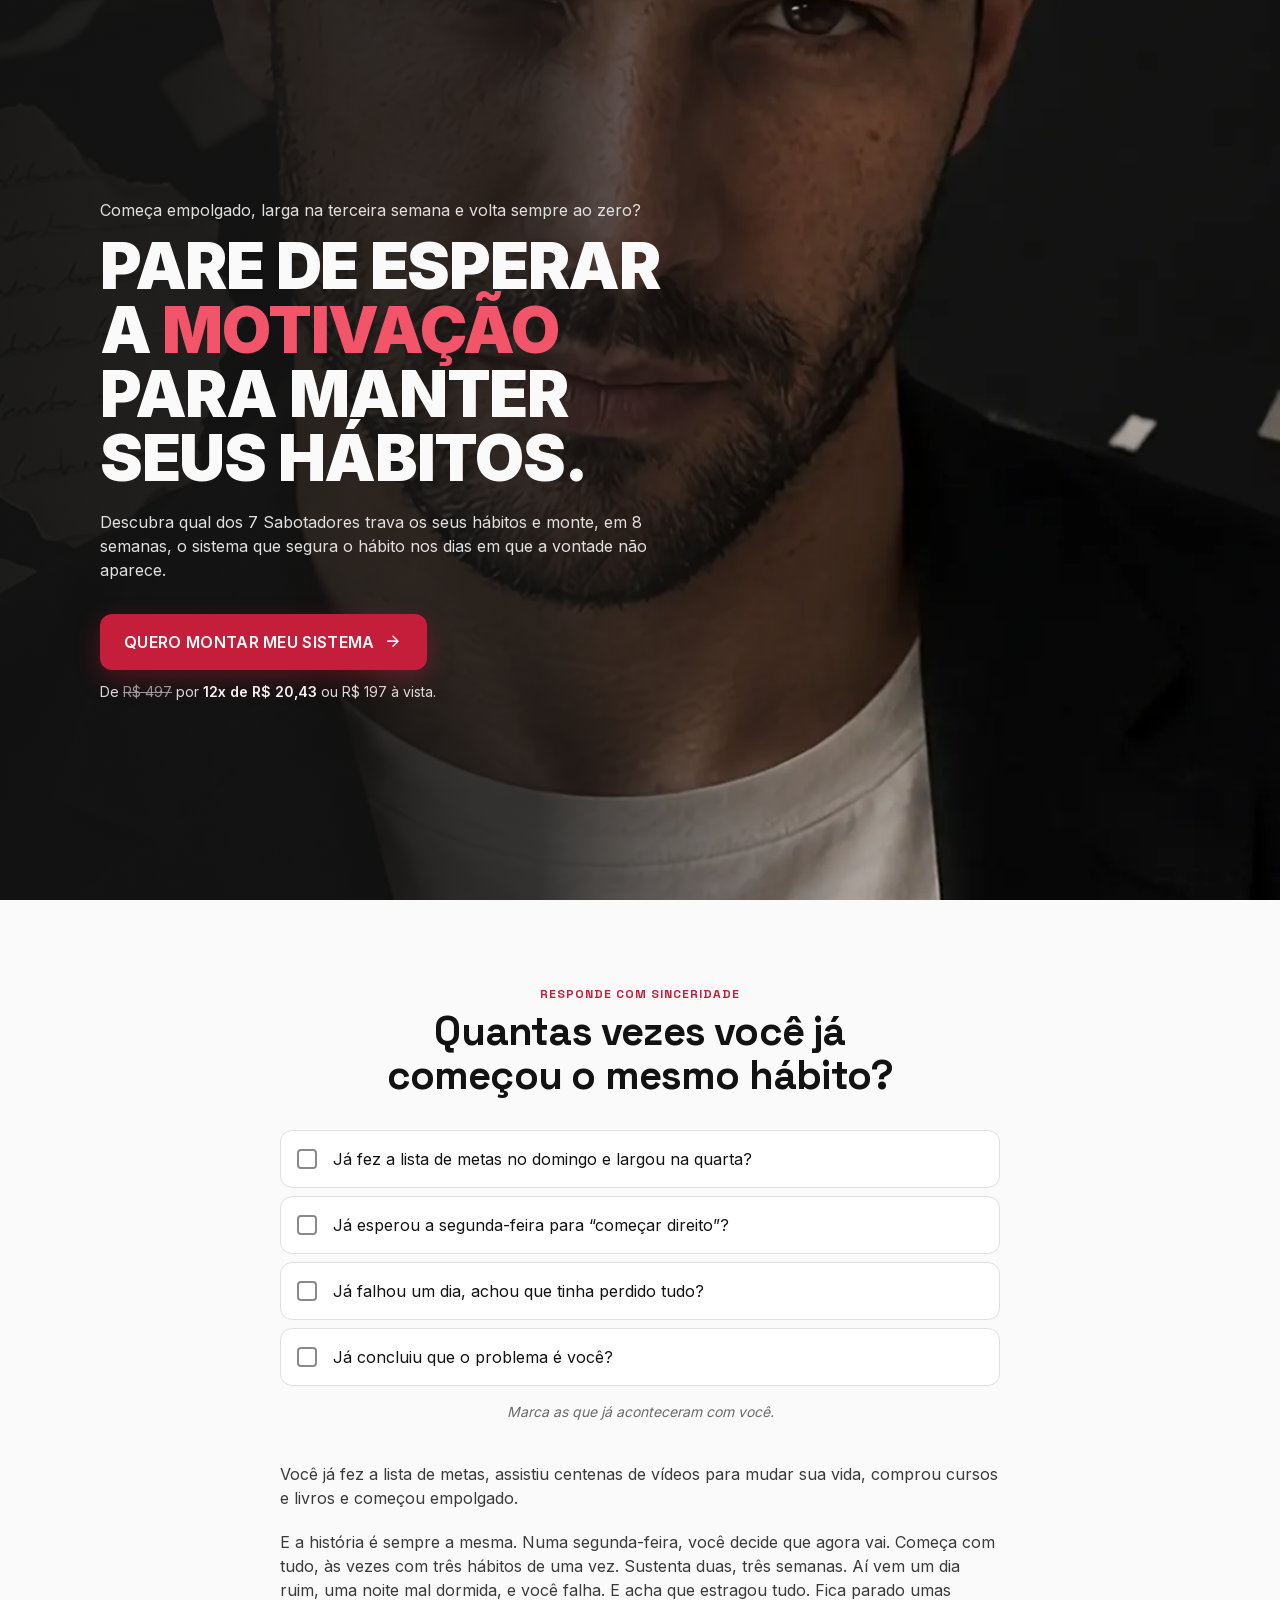
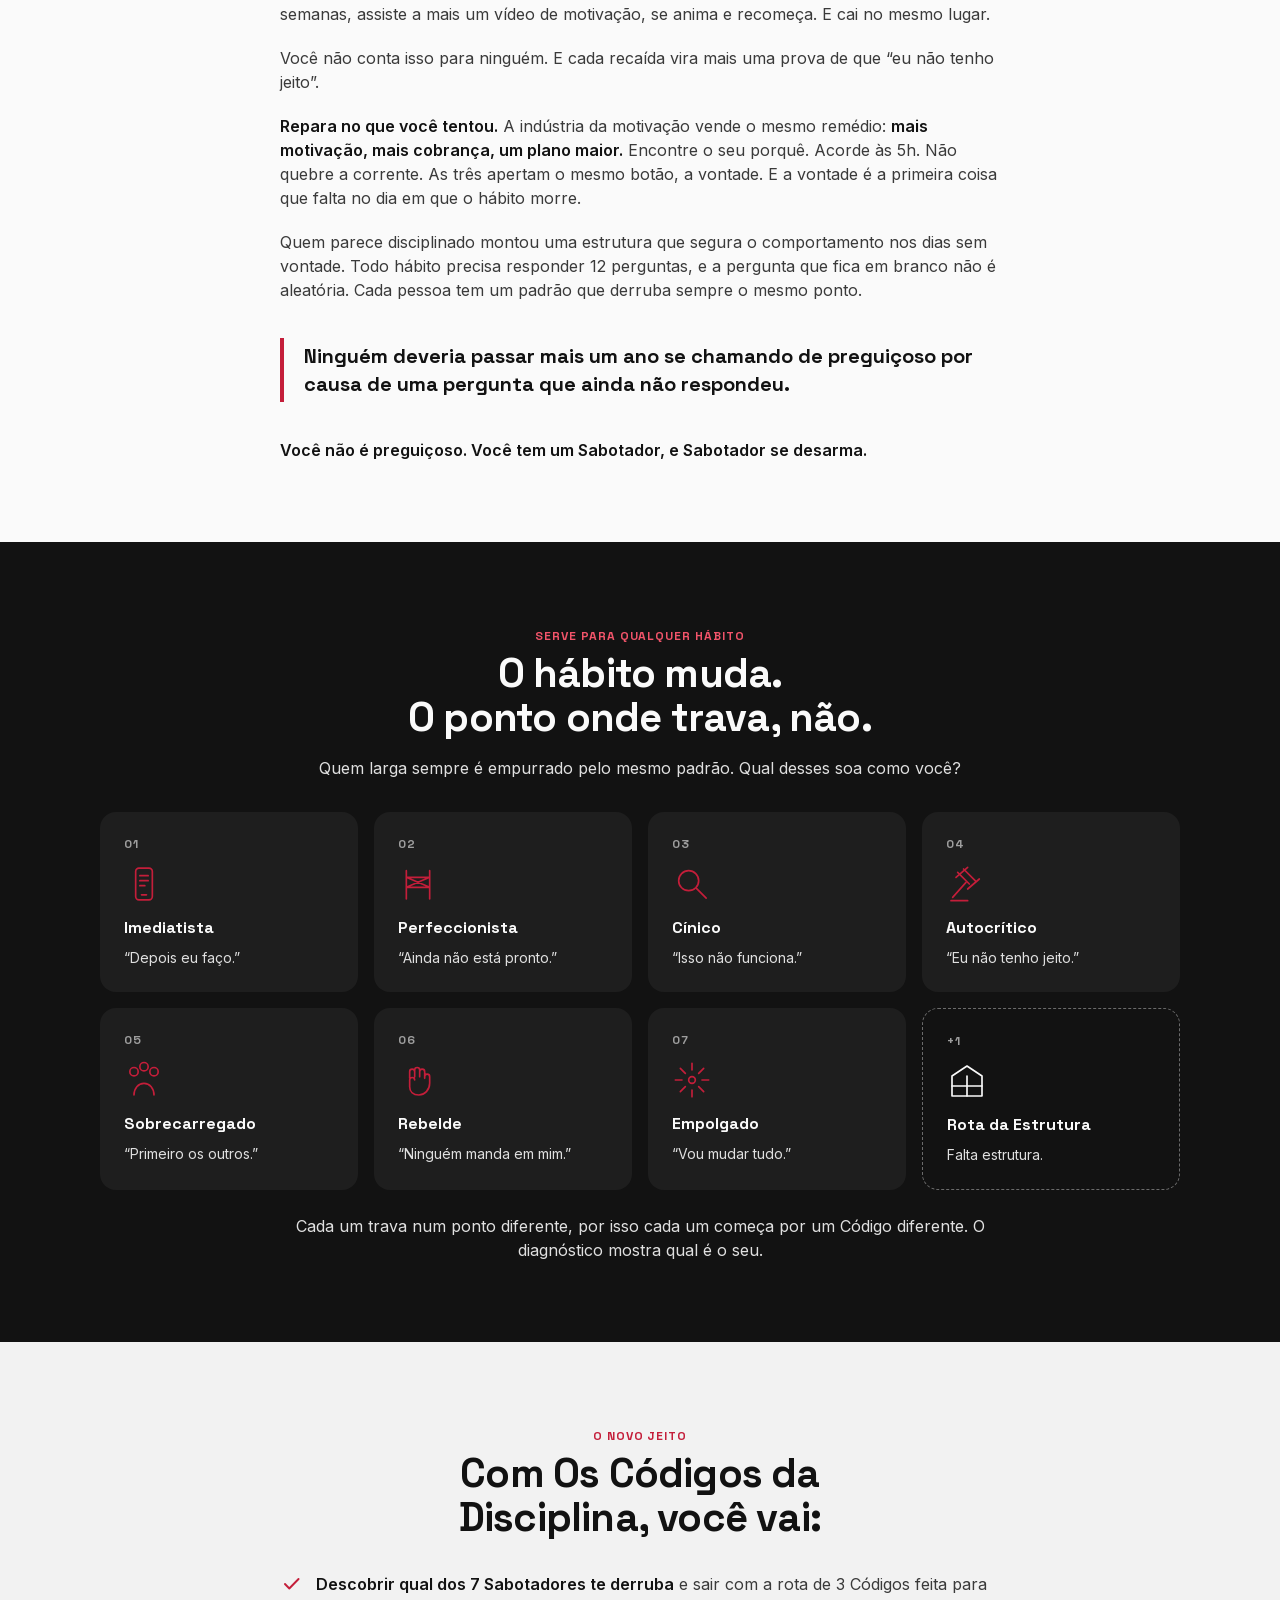
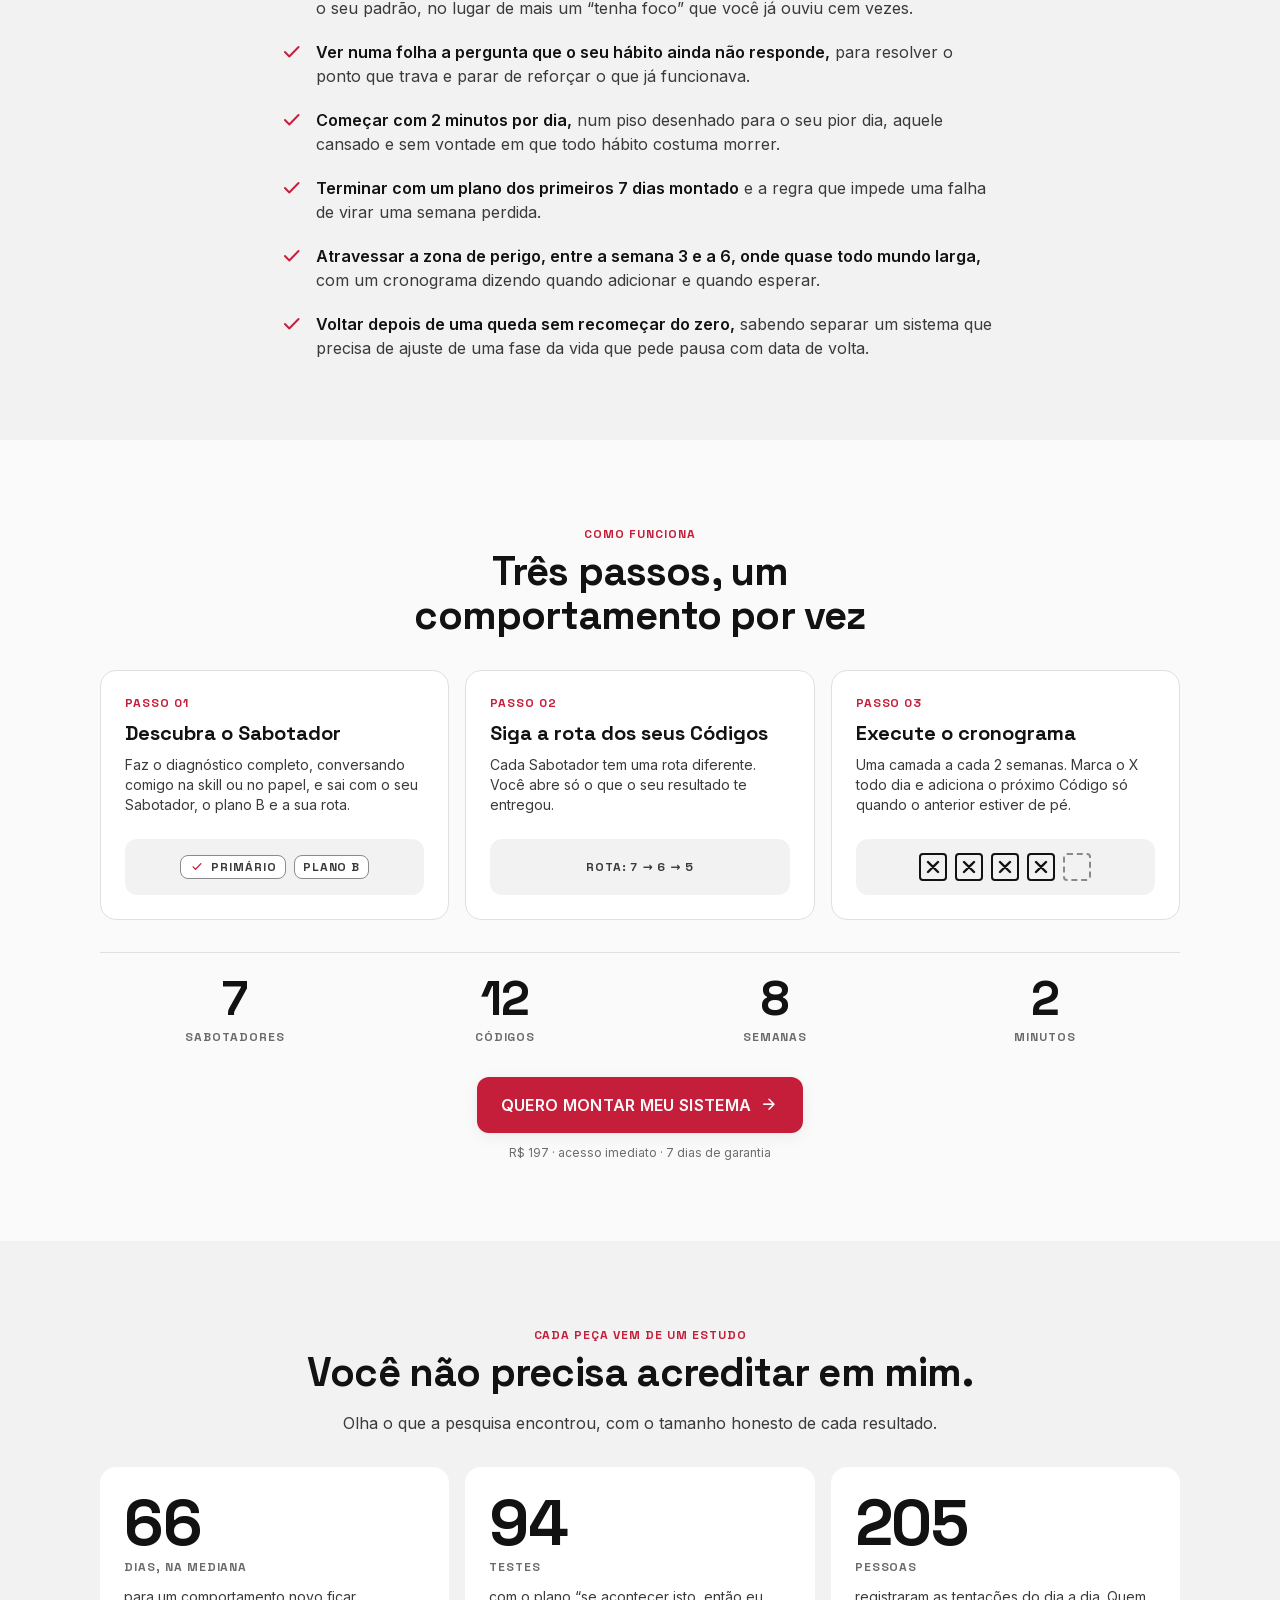
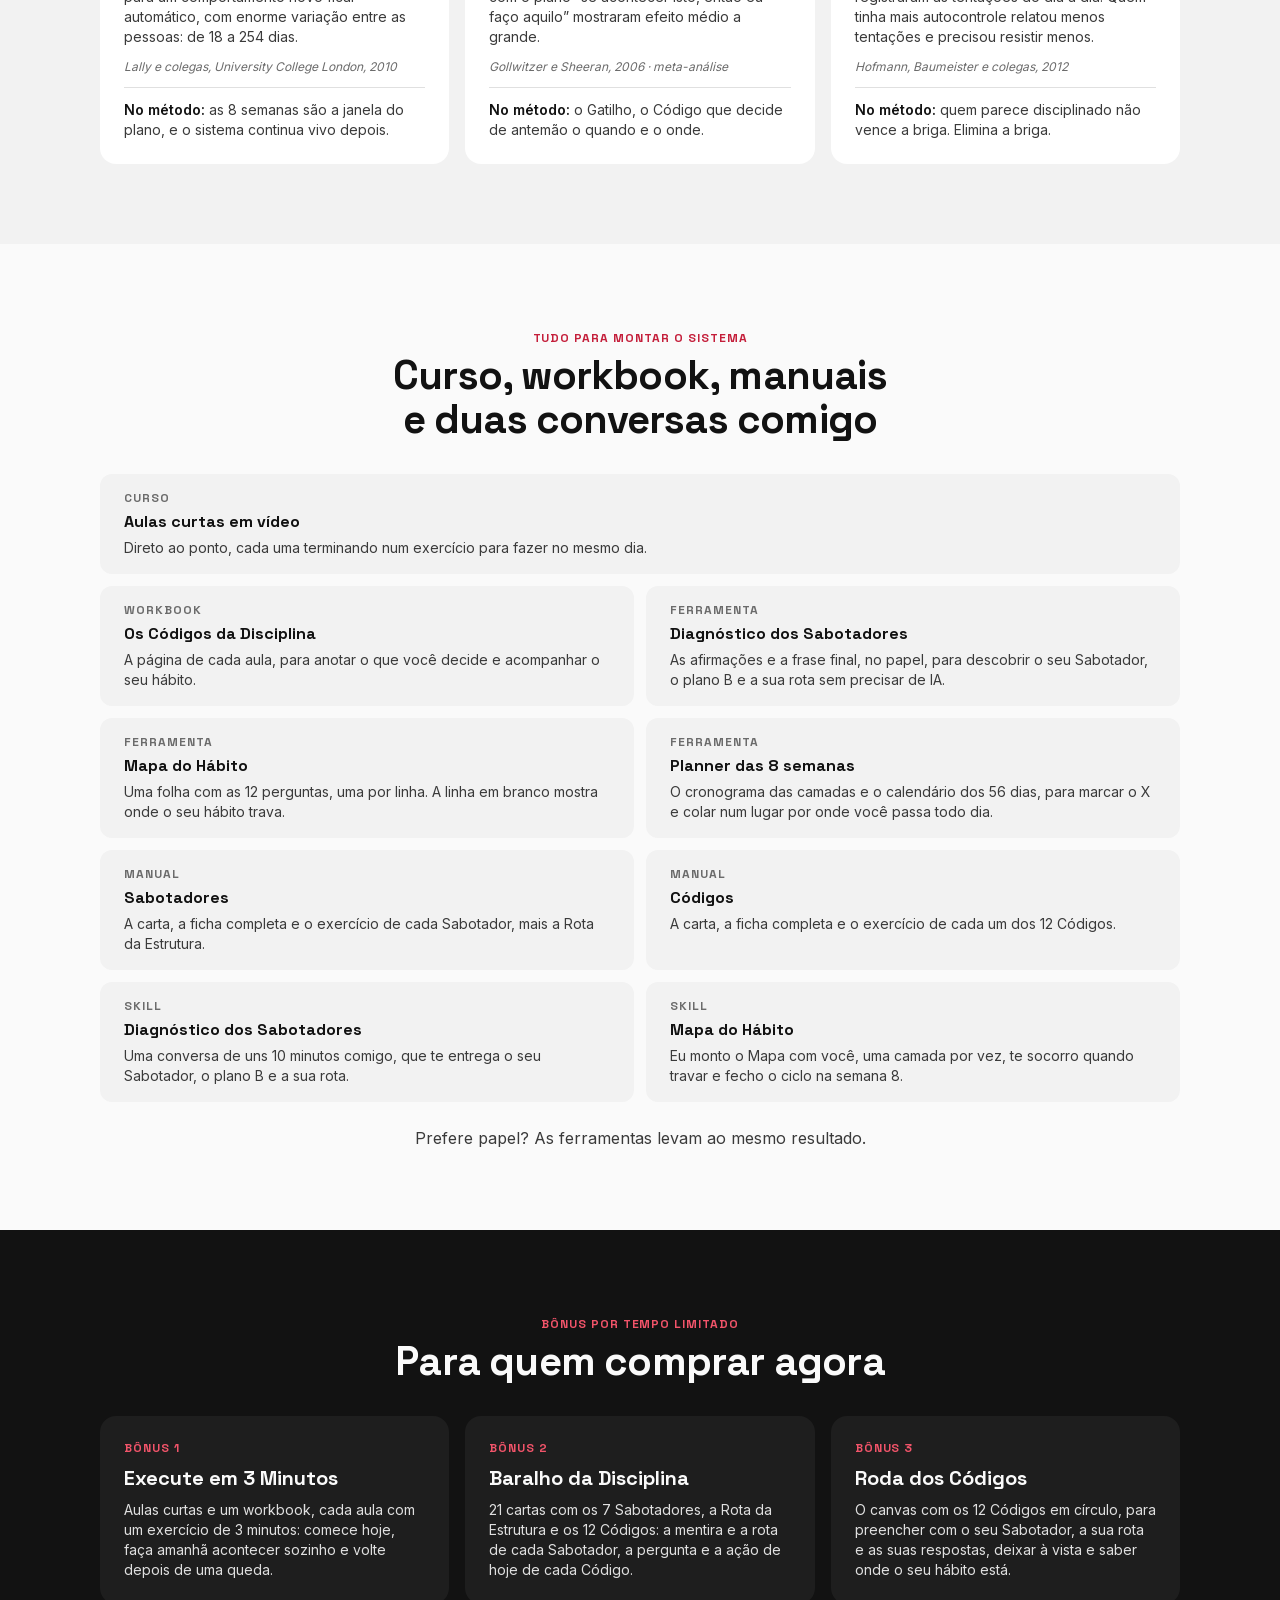
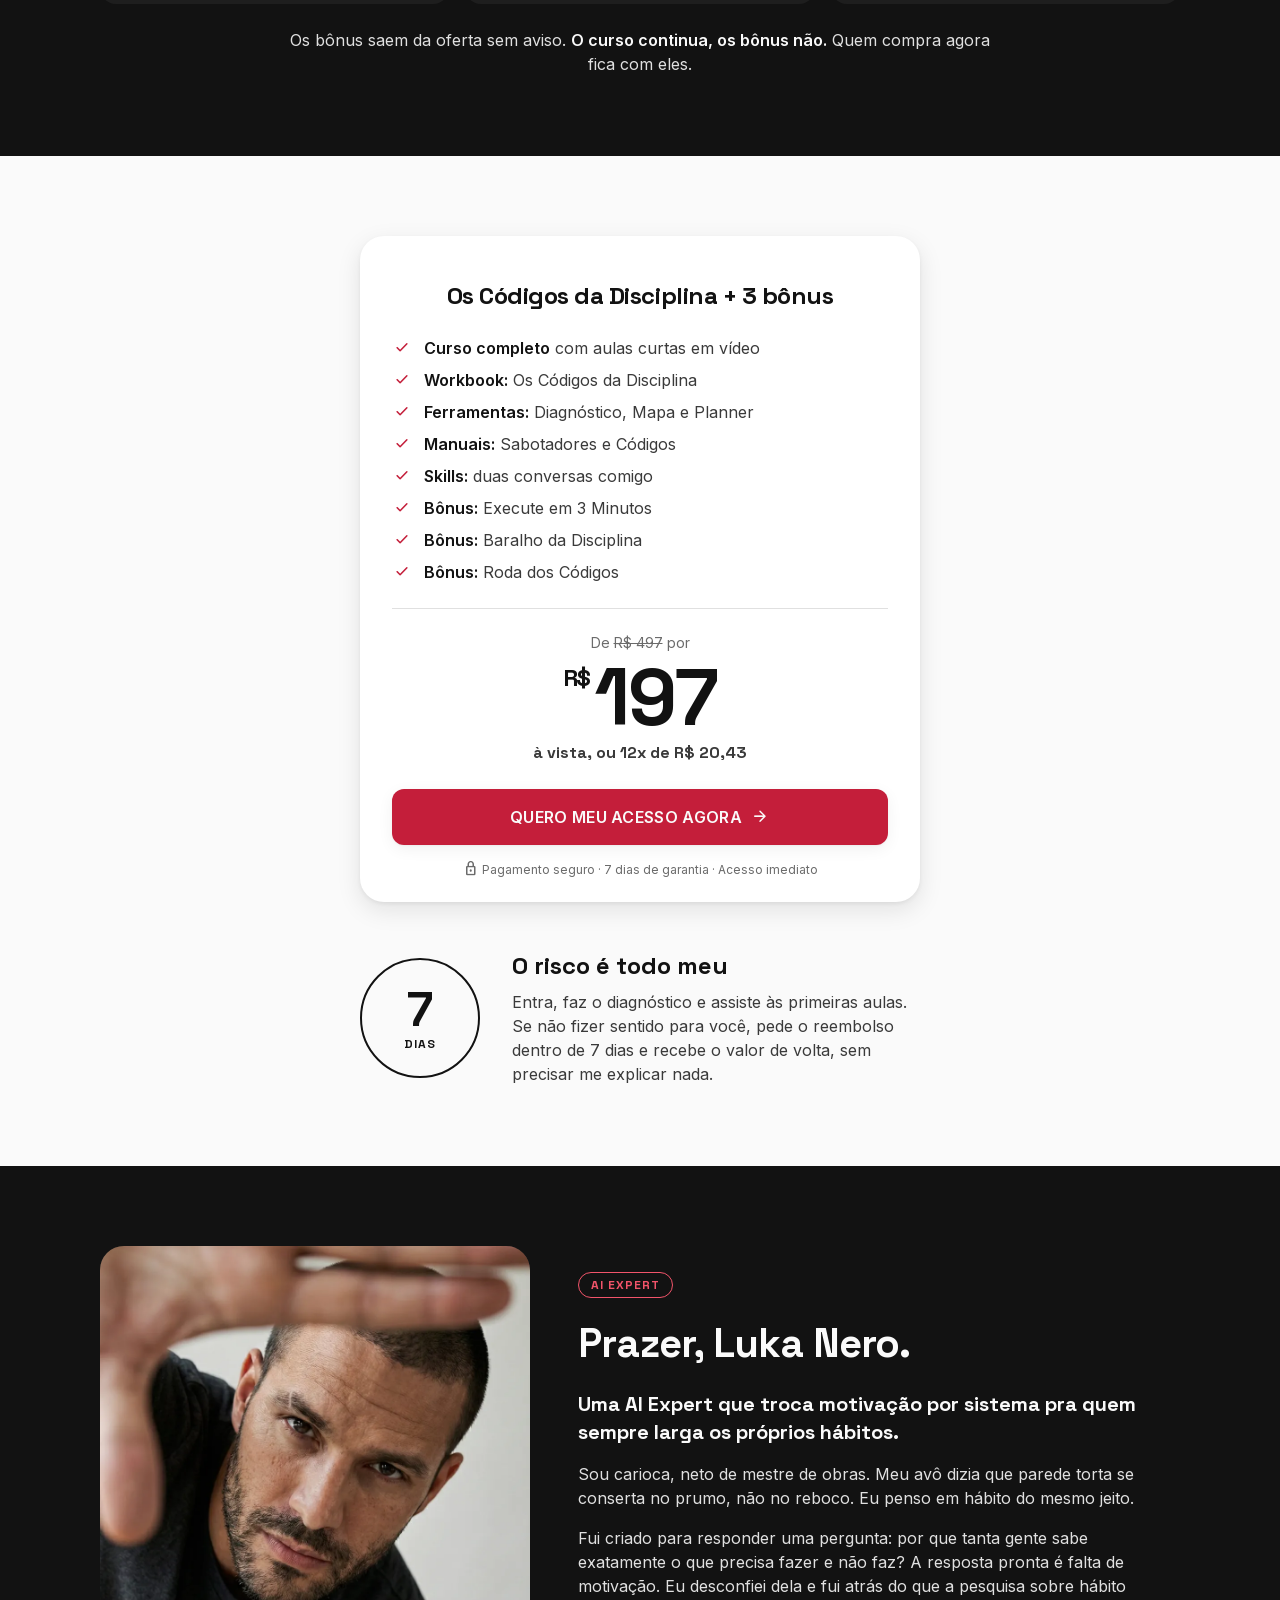
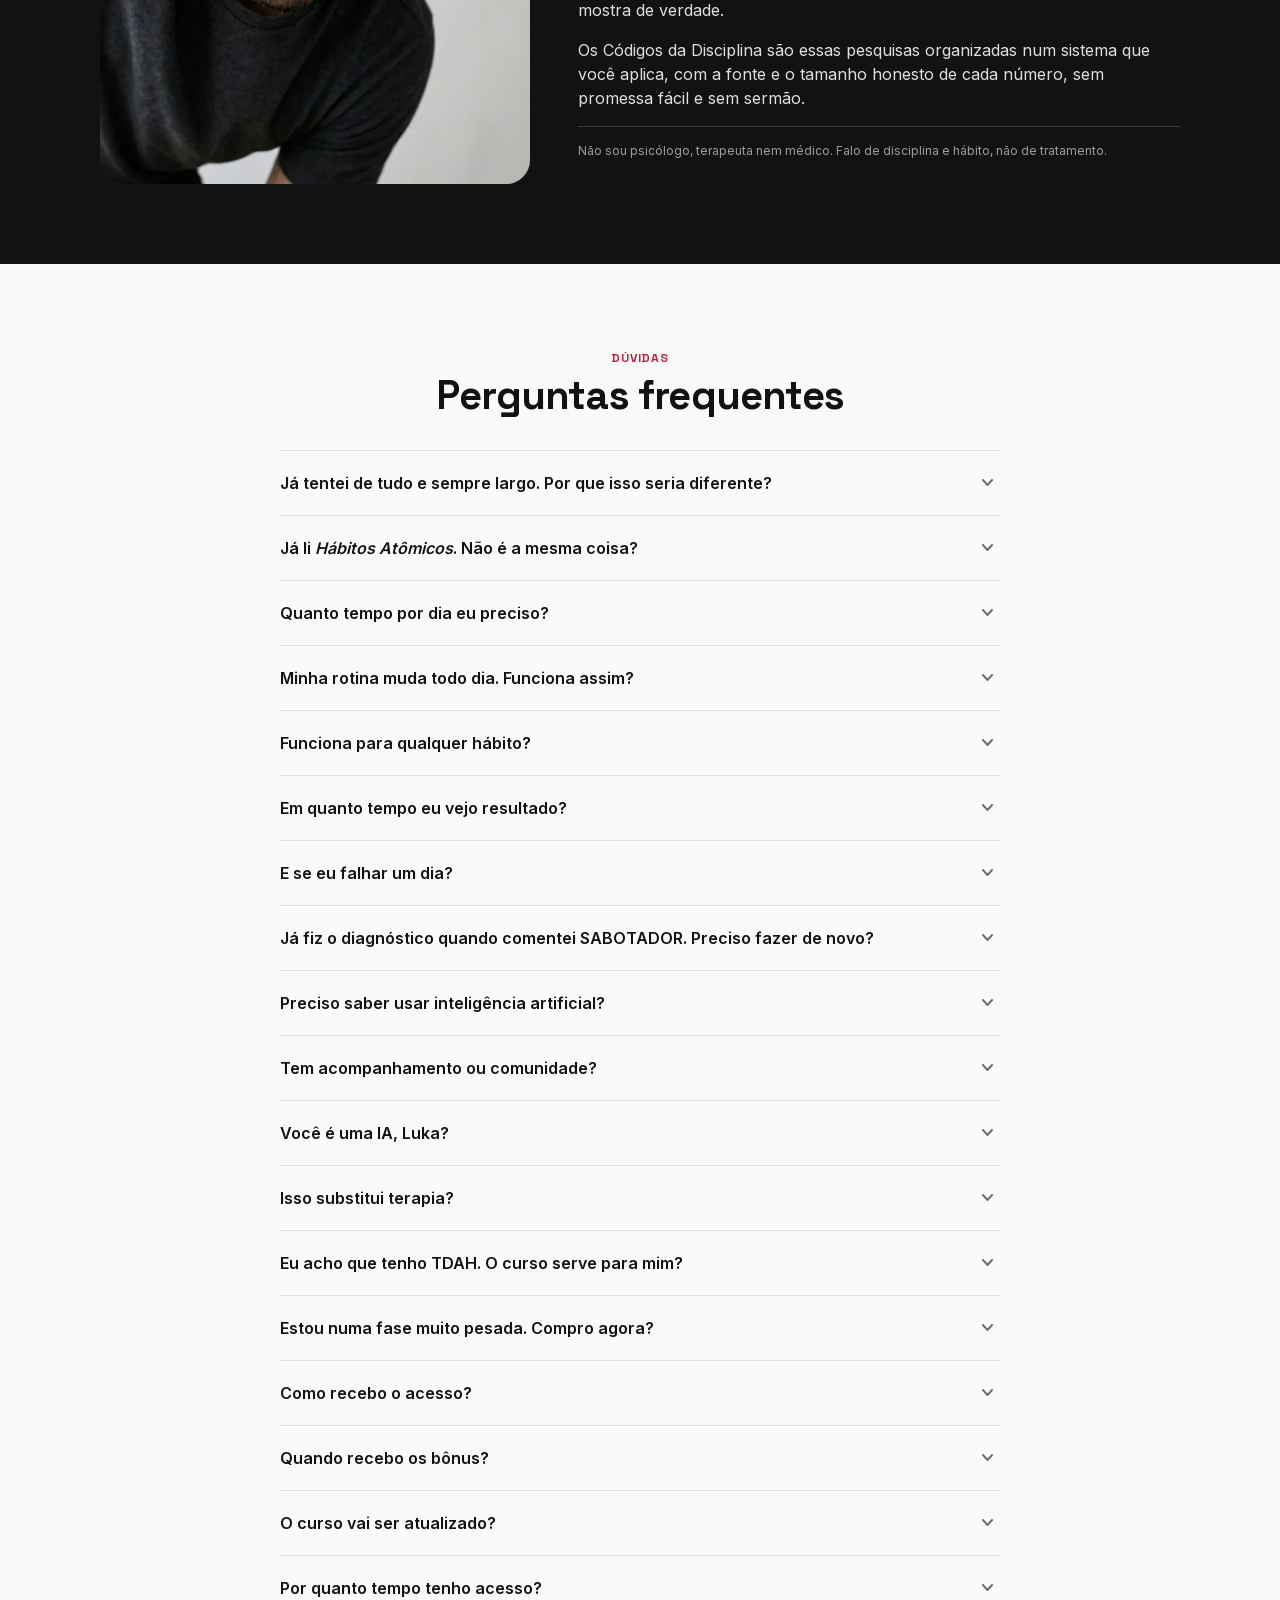
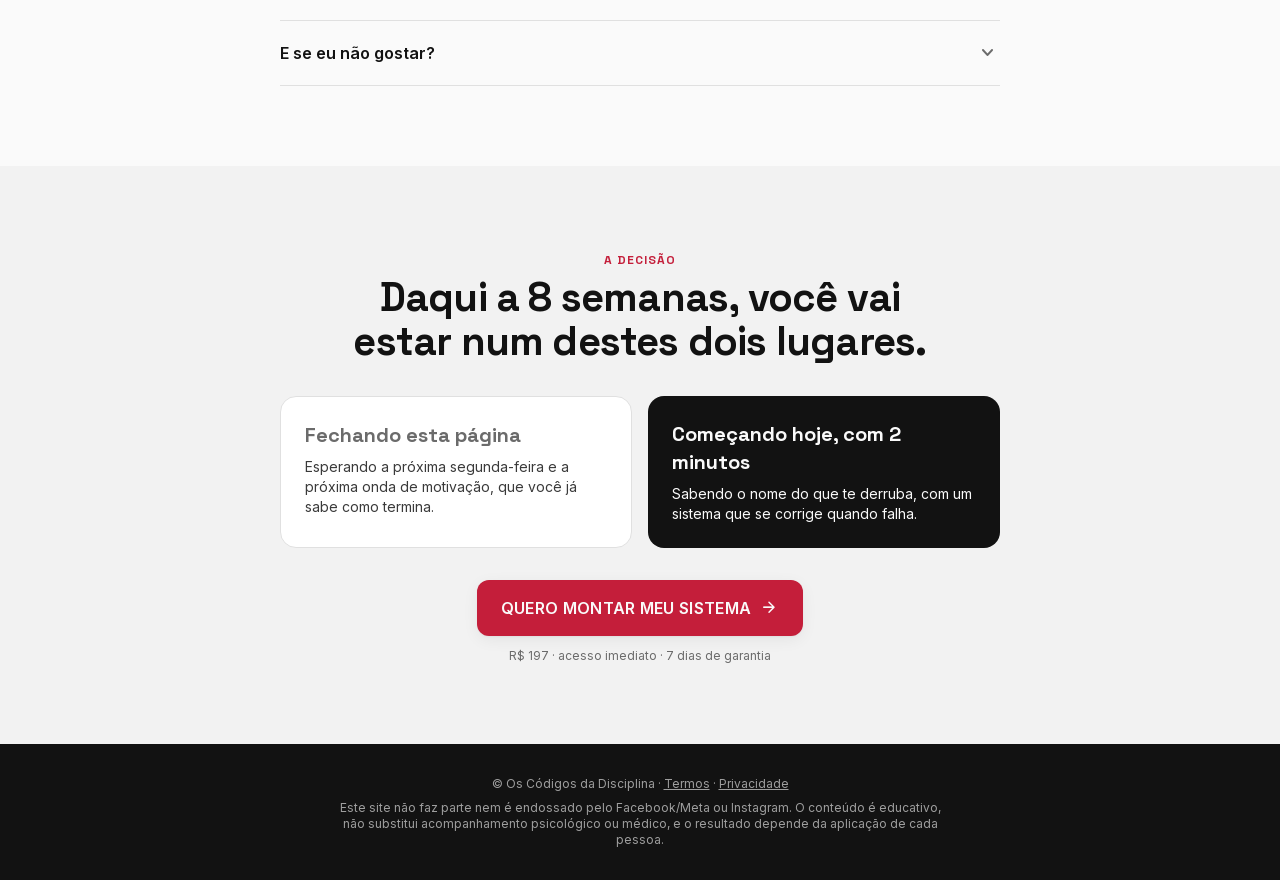
<file: index.html>
<!doctype html>
<html lang="pt-BR">
<head>
<meta charset="utf-8">
<meta name="viewport" content="width=device-width, initial-scale=1, viewport-fit=cover">
<title>Os Códigos da Disciplina · Luka Nero</title>
<meta name="description" content="Descubra qual dos 7 Sabotadores trava os seus hábitos e monte, em 8 semanas, o sistema que segura o hábito nos dias em que a vontade não aparece.">
<meta name="theme-color" content="#121212">
<meta property="og:type" content="website">
<meta property="og:title" content="Os Códigos da Disciplina">
<meta property="og:description" content="Pare de esperar a motivação para manter seus hábitos.">
<meta property="og:url" content="https://lukanero.com.br/">
<!-- IMAGEM: imagem de compartilhamento 1200 × 630, em img/compartilhar.jpg -->
<meta property="og:image" content="https://lukanero.com.br/img/compartilhar.jpg">
<meta property="og:locale" content="pt_BR">
<link rel="canonical" href="https://lukanero.com.br/">
<link rel="stylesheet" href="design_tokens.css">
<link rel="icon" href="img/favicon-32.png" sizes="32x32" type="image/png">
<link rel="apple-touch-icon" href="img/apple-touch-icon.png">
<link rel="preload" href="fonts/inter.woff2" as="font" type="font/woff2" crossorigin>
<link rel="preload" href="fonts/space-grotesk.woff2" as="font" type="font/woff2" crossorigin>
<link rel="preload" href="fonts/icones.woff2" as="font" type="font/woff2" crossorigin>
<link rel="preload" as="image" href="img/hero-mobile.webp" type="image/webp" media="(max-width: 839px)" fetchpriority="high">
<link rel="preload" as="image" href="img/hero-desktop.webp" type="image/webp" media="(min-width: 840px)" fetchpriority="high">
<style>
  @property --cap-now { syntax: "<length>"; inherits: true; initial-value: 0px; }
  /* =========================================================
     Página de vendas · Os Códigos da Disciplina
     Usa só os tokens de design_tokens.css (cópia do arquivo de
     03.persona/01.brand). Regras: design_system_lukanero.md
     ========================================================= */
  *, *::before, *::after { box-sizing: border-box; }
  html { -webkit-text-size-adjust: 100%; scroll-behavior: smooth; }
  @media (prefers-reduced-motion: reduce) { html { scroll-behavior: auto; } }
  body { margin: 0; background: var(--lk-surface); color: var(--lk-on-surface); font: var(--lk-body-l); -webkit-font-smoothing: antialiased; }
  h1, h2, h3, p, ul, figure, blockquote { margin: 0; }
  ul { padding: 0; list-style: none; }
  a { color: var(--lk-accent-text); }
  b, strong { font-weight: 600; }
  :focus-visible { outline: var(--lk-focus-width) solid var(--lk-focus); outline-offset: var(--lk-focus-offset); }
  .ms { font-family: "Lk Icones"; font-weight: normal; font-style: normal; font-size: var(--lk-icon-s); line-height: 1; letter-spacing: normal; text-transform: none; display: inline-block; white-space: nowrap; direction: ltr; -webkit-font-feature-settings: "liga"; font-feature-settings: "liga"; -webkit-font-smoothing: antialiased; flex: none; }
  .br-wide { display: none; }
  @media (min-width: 600px) { .br-wide { display: inline; } }
  .sr { position: absolute; width: 1px; height: 1px; overflow: hidden; clip: rect(0 0 0 0); white-space: nowrap; }

  /* ---------- layout ---------- */
  .wrap { width: 100%; max-width: calc(var(--lk-container) + 2 * var(--lk-gutter)); margin: 0 auto; padding: 0 var(--lk-gutter); }
  .narrow { max-width: var(--lk-container-text); margin-left: auto; margin-right: auto; }
  .center { margin-left: auto; margin-right: auto; }
  .section { padding: var(--lk-section-y) 0; background: var(--lk-surface); }
  .section.band { background: var(--lk-surface-container); }
  .section + .section.joined { padding-top: 0; }
  .section:has(+ .section.joined) { padding-bottom: var(--lk-space-10); }

  /* ---------- cabeça de seção ---------- */
  .kicker { display: inline-block; font: var(--lk-kicker-font); letter-spacing: var(--lk-tracking-caps); text-transform: uppercase; color: var(--lk-kicker-color); }
  .kicker.pill { border: var(--lk-border) solid currentColor; border-radius: var(--lk-radius-full); padding: 4px 12px; }
  .head { margin-bottom: var(--lk-space-8); text-align: center; }
  .head .kicker { margin-bottom: var(--lk-kicker-gap); }
  .head.head-left { text-align: left; }
  .h2 { font: var(--lk-headline-m); letter-spacing: var(--lk-tracking-tight); text-wrap: balance; }
  .sub { margin-top: var(--lk-space-4); color: var(--lk-on-surface-variant); }
  @media (min-width: 840px) { .h2 { font: var(--lk-headline-l); letter-spacing: var(--lk-tracking-tight); } }

  /* ---------- botão ---------- */
  .btn { position: relative; display: inline-flex; align-items: center; justify-content: center; gap: var(--lk-button-icon-gap); width: 100%; min-height: var(--lk-button-height-l); padding: var(--lk-space-3) var(--lk-button-padding-x); border: 0; border-radius: var(--lk-button-radius); background: var(--lk-primary); color: var(--lk-on-primary); font: var(--lk-button-font); letter-spacing: 0.02em; text-transform: uppercase; text-align: center; text-decoration: none; cursor: pointer; box-shadow: var(--lk-elevation-1); transition: background var(--lk-duration-short) var(--lk-ease-standard), box-shadow var(--lk-duration-medium) var(--lk-ease-standard), transform var(--lk-duration-medium) var(--lk-ease-standard); }
  .btn:hover { background: var(--lk-primary-hover); box-shadow: var(--lk-elevation-2); }
  .btn:active { box-shadow: var(--lk-elevation-1); transform: translateY(1px); }
  .lk-dark .btn { box-shadow: var(--lk-glow-primary); }
  .lk-dark .btn:hover { box-shadow: var(--lk-glow-primary-hover); }
  .btn .ms { transition: transform var(--lk-duration-medium) var(--lk-ease-standard); }
  .btn:hover .ms { transform: translateX(2px); }
  @media (min-width: 600px) { .btn { width: auto; min-width: var(--lk-button-min-width); } }
  .cta { margin-top: var(--lk-space-8); }
  .cta-meta { margin-top: var(--lk-space-3); font: var(--lk-body-s); color: var(--lk-on-surface-muted); }
  .cta.centered { text-align: center; }

  /* ---------- área de imagem (provisória, até as fotos chegarem) ---------- */
  .img-slot { position: relative; display: flex; flex-direction: column; align-items: center; justify-content: center; gap: var(--lk-space-2); padding: var(--lk-space-4); background: var(--lk-surface-high); border-radius: var(--lk-radius-lg); color: var(--lk-on-surface-muted); text-align: center; font: var(--lk-label-s); overflow: hidden; }
  .img-slot::before { content: ""; position: absolute; inset: 8px; border: var(--lk-border) dashed var(--lk-outline); border-radius: calc(var(--lk-radius-lg) - 8px); pointer-events: none; }
  .img-slot .ms { font-size: var(--lk-icon-m); }
  .img-slot b { font: var(--lk-title-s); color: var(--lk-on-surface-variant); }
  /* a foto entra por cima da caixa. Se o arquivo não existir, ela some e a caixa aparece. */
  .img-slot > img, .img-slot > picture, .img-slot > picture img { position: absolute; inset: 0; width: 100%; height: 100%; object-fit: cover; display: block; }
  .img-slot.tem-foto::before { display: none; }
  .r-4-5 { aspect-ratio: 4 / 5; }
  .r-4-3 { aspect-ratio: 4 / 3; }
  .r-16-9 { aspect-ratio: 16 / 9; }

  /* =========================================================
     1. TOPO
     ========================================================= */
  /* tela inteira no celular e no computador. Se o conteúdo for maior, a área cresce. */
  .hero { position: relative; isolation: isolate; display: flex; align-items: flex-end; min-height: 100svh; padding: var(--lk-space-12) 0; overflow: hidden; }
  /* foto de fundo + véu para o texto ler bem */
  .hero-bg { position: absolute; inset: 0; z-index: -2; margin: 0; border-radius: 0; justify-content: flex-start; padding-top: var(--lk-space-20); }
  .hero-bg::before { border-radius: var(--lk-radius-sm); }
  .hero::after { content: ""; position: absolute; inset: 0; z-index: -1; background: var(--lk-hero-veil-mobile); pointer-events: none; }
  .hero-text { width: 100%; }
  .hero .pre { color: var(--lk-on-surface-variant); margin-bottom: var(--lk-space-3); }
  .hero h1 { font: var(--lk-hero); letter-spacing: var(--lk-tracking-tight); text-transform: uppercase; text-wrap: balance; }
  .hero h1 em { font-style: normal; color: var(--lk-accent-text); }
  .hero .subh { margin-top: var(--lk-space-5); color: var(--lk-on-surface-variant); }
  .hero .cta { margin-top: var(--lk-space-8); text-align: center; }
  @media (min-width: 840px) { .hero .cta { text-align: left; } }
  .hero .cta-meta { font: var(--lk-body-m); color: var(--lk-on-surface-variant); }
  .hero .cta-meta s { color: var(--lk-on-surface-muted); }
  .hero .cta-meta b { color: var(--lk-on-surface); }
  .br-hero { display: none; }
  @media (min-width: 840px) {
    .hero { align-items: center; padding: var(--lk-space-8) 0; }
    .hero::after { background: var(--lk-hero-veil-wide); }
    .hero-bg { align-items: flex-end; padding: 0 12% 0 0; justify-content: center; }
  }
  @media (min-width: 640px) {
    /* o bloco de texto tem a largura da linha mais longa do título */
    .hero-text { width: min-content; }
    .hero h1 { white-space: nowrap; text-wrap: nowrap; }
    .br-hero { display: inline; }
  }

  /* =========================================================
     2. IDENTIFICAÇÃO
     ========================================================= */
  .checks { display: grid; gap: var(--lk-space-2); }
  .check { position: relative; display: flex; align-items: center; gap: var(--lk-space-4); min-height: var(--lk-touch); padding: var(--lk-space-4); border-radius: var(--lk-radius-md); border: var(--lk-border) solid var(--lk-outline-variant); background: var(--lk-surface-lowest); cursor: pointer; transition: background var(--lk-duration-short) var(--lk-ease-standard), border-color var(--lk-duration-short) var(--lk-ease-standard); }
  .check:hover { background: color-mix(in srgb, var(--lk-on-surface) var(--lk-state-hover), var(--lk-surface-lowest)); }
  .check input { position: absolute; opacity: 0; width: 1px; height: 1px; }
  .check .box { flex: none; width: 20px; height: 20px; border-radius: var(--lk-radius-xs); border: var(--lk-border-strong) solid var(--lk-outline); display: grid; place-content: center; color: var(--lk-on-primary); transition: background var(--lk-duration-short) var(--lk-ease-standard), border-color var(--lk-duration-short) var(--lk-ease-standard); }
  .check .box .ms { font-size: var(--lk-icon-xs); opacity: 0; }
  .check:has(input:checked) { background: var(--lk-primary-container); border: var(--lk-border-strong) solid var(--lk-primary); padding: calc(var(--lk-space-4) - 1px); }
  .check:has(input:checked) .box { background: var(--lk-primary); border-color: var(--lk-primary); }
  .check:has(input:checked) .box .ms { opacity: 1; }
  .check:has(input:focus-visible) { outline: var(--lk-focus-width) solid var(--lk-focus); outline-offset: var(--lk-focus-offset); }
  .checks-msg { margin-top: var(--lk-space-4); font: var(--lk-body-m); color: var(--lk-on-surface-muted); font-style: italic; min-height: 20px; text-align: center; }
  .checks-msg.on { font: var(--lk-title-m); font-style: normal; color: var(--lk-on-surface); }
  .checks-msg.on em { font-style: normal; color: var(--lk-accent-text); }

  .story { display: grid; gap: var(--lk-space-5); color: var(--lk-on-surface-variant); }
  .story b { color: var(--lk-on-surface); }
  .quote { border-left: 4px solid var(--lk-primary); padding: var(--lk-space-1) 0 var(--lk-space-1) var(--lk-space-5); font: var(--lk-title-l); color: var(--lk-on-surface); margin: var(--lk-space-4) 0; }
  .story .closing { font-weight: 600; color: var(--lk-on-surface); }

  /* =========================================================
     3. SABOTADORES
     ========================================================= */
  .sabs { display: grid; grid-template-columns: repeat(2, 1fr); gap: var(--lk-space-3); }
  @media (min-width: 840px) { .sabs { grid-template-columns: repeat(4, 1fr); gap: var(--lk-card-gap); } }
  .sab { background: var(--lk-surface-container); border-radius: var(--lk-card-radius); padding: var(--lk-space-4); display: flex; flex-direction: column; gap: var(--lk-space-2); }
  @media (min-width: 600px) { .sab { padding: var(--lk-card-padding); } }
  .sab .n { font: var(--lk-label-m); letter-spacing: var(--lk-tracking-caps); color: var(--lk-on-surface-muted); }
  .sab svg { width: 40px; height: 40px; color: var(--lk-primary); margin: var(--lk-space-1) 0; }
  .sab h3 { font: var(--lk-title-m); }
  .sab p { font: var(--lk-body-m); color: var(--lk-on-surface-variant); }
  .sab.route { background: transparent; border: var(--lk-border) dashed var(--lk-outline); }
  .sab.route svg { color: var(--lk-on-surface); }
  .sabs-note { margin-top: var(--lk-space-6); color: var(--lk-on-surface-variant); text-align: center; }

  /* =========================================================
     4. O NOVO JEITO
     ========================================================= */
  .gains { display: grid; gap: var(--lk-space-5); }
  .gains li { display: grid; grid-template-columns: 24px 1fr; gap: var(--lk-space-3); color: var(--lk-on-surface-variant); }
  .gains li .ms { color: var(--lk-primary); font-size: var(--lk-icon-m); margin-top: 0; }
  .gains b { color: var(--lk-on-surface); }

  /* =========================================================
     5. COMO FUNCIONA
     ========================================================= */
  .steps { display: grid; gap: var(--lk-card-gap); }
  @media (min-width: 840px) { .steps { grid-template-columns: repeat(3, 1fr); } }
  .step { display: flex; flex-direction: column; gap: var(--lk-space-2); background: var(--lk-surface-lowest); border: var(--lk-border) solid var(--lk-outline-variant); border-radius: var(--lk-card-radius); padding: var(--lk-card-padding); }
  .step h3 { font: var(--lk-title-l); }
  .step p { font: var(--lk-body-m); color: var(--lk-on-surface-variant); margin-bottom: var(--lk-space-4); }
  .step .viz { margin-top: auto; display: flex; align-items: center; justify-content: center; flex-wrap: wrap; gap: var(--lk-space-2); min-height: 56px; padding: var(--lk-space-3) var(--lk-space-4); border-radius: var(--lk-radius-md); background: var(--lk-surface-container); font: var(--lk-label-m); letter-spacing: var(--lk-tracking-caps); text-transform: uppercase; color: var(--lk-on-surface-variant); }
  .xbox { width: 28px; height: 28px; border-radius: var(--lk-radius-xs); border: var(--lk-border-strong) solid var(--lk-on-surface); display: grid; place-content: center; color: var(--lk-on-surface); }
  .xbox svg { width: 16px; height: 16px; }
  .xbox.empty { border-color: var(--lk-outline); border-style: dashed; }
  .tagline { display: inline-flex; align-items: center; gap: 6px; height: var(--lk-tag-height); padding: 0 8px; border-radius: var(--lk-radius-sm); border: var(--lk-border) solid var(--lk-outline); background: var(--lk-surface-lowest); }
  .tagline .ms { font-size: var(--lk-icon-xs); color: var(--lk-primary); }

  .facts { display: grid; grid-template-columns: repeat(2, 1fr); margin-top: var(--lk-space-8); border-top: var(--lk-border) solid var(--lk-outline-variant); }
  @media (min-width: 600px) { .facts { grid-template-columns: repeat(4, 1fr); } }
  .facts li { padding: var(--lk-space-5) 0 0; display: flex; flex-direction: column; align-items: center; gap: var(--lk-space-1); }
  .facts b { font: var(--lk-display-s); letter-spacing: var(--lk-tracking-tight); }
  .facts span { font: var(--lk-label-m); letter-spacing: var(--lk-tracking-caps); text-transform: uppercase; color: var(--lk-on-surface-muted); }

  /* =========================================================
     6. A PESQUISA
     ========================================================= */
  .studies { display: grid; gap: var(--lk-card-gap); }
  @media (min-width: 840px) { .studies { grid-template-columns: repeat(3, 1fr); } }
  .study { display: flex; flex-direction: column; gap: var(--lk-space-3); background: var(--lk-surface-lowest); border-radius: var(--lk-card-radius); padding: var(--lk-card-padding); }
  .study .num { font: var(--lk-display-m); letter-spacing: var(--lk-tracking-tight); }
  .study .unit { font: var(--lk-label-m); letter-spacing: var(--lk-tracking-caps); text-transform: uppercase; color: var(--lk-on-surface-muted); margin-top: calc(-1 * var(--lk-space-2)); }
  .study p { font: var(--lk-body-m); color: var(--lk-on-surface-variant); }
  .study p b { color: var(--lk-on-surface); }
  .study cite { font: var(--lk-body-s); font-style: italic; color: var(--lk-on-surface-muted); }
  .study .method { margin-top: auto; padding-top: var(--lk-space-3); border-top: var(--lk-border) solid var(--lk-outline-variant); }

  /* =========================================================
     7. O QUE VOCÊ RECEBE
     ========================================================= */
  .items { display: grid; gap: var(--lk-space-3); }
  @media (min-width: 720px) { .items { grid-template-columns: repeat(2, 1fr); } .items .item:first-child { grid-column: 1 / -1; } }
  .item { display: flex; flex-direction: column; gap: var(--lk-space-1); padding: var(--lk-space-4) var(--lk-card-padding); border-radius: var(--lk-radius-md); background: var(--lk-surface-container); }
  .item .kicker { color: var(--lk-on-surface-muted); }
  .item h3 { font: var(--lk-title-m); }
  .item p { font: var(--lk-body-m); color: var(--lk-on-surface-variant); }
  .items-note { margin-top: var(--lk-space-6); color: var(--lk-on-surface-variant); text-align: center; }

  /* =========================================================
     8. BÔNUS
     ========================================================= */
  .bonuses { display: grid; gap: var(--lk-card-gap); }
  @media (min-width: 840px) { .bonuses { grid-template-columns: repeat(3, 1fr); } }
  .bonus { display: flex; flex-direction: column; gap: var(--lk-space-2); background: var(--lk-surface-container); border-radius: var(--lk-card-radius); padding: var(--lk-space-3) var(--lk-space-3) var(--lk-card-padding); }
  .bonus:not(:has(.img-slot)) { padding-top: var(--lk-card-padding); }
  .bonus .img-slot { border-radius: var(--lk-radius-md); margin-bottom: var(--lk-space-3); }
  .bonus .img-slot::before { border-radius: var(--lk-radius-xs); }
  .bonus .kicker, .bonus h3, .bonus p { padding: 0 calc(var(--lk-card-padding) - var(--lk-space-3)); }
  .bonus h3 { font: var(--lk-title-l); }
  .bonus p { font: var(--lk-body-m); color: var(--lk-on-surface-variant); }
  .bonus-note { margin-top: var(--lk-space-6); color: var(--lk-on-surface-variant); text-align: center; }
  .bonus-note b { color: var(--lk-on-surface); }

  /* =========================================================
     9. OFERTA E GARANTIA
     ========================================================= */
  .offer { max-width: 560px; margin: 0 auto; background: var(--lk-surface-lowest); border-radius: var(--lk-radius-xl); box-shadow: var(--lk-elevation-2); padding: var(--lk-space-3) var(--lk-space-3) var(--lk-space-6); }
  .offer .img-slot { border-radius: var(--lk-radius-lg); }
  .offer-body { padding: var(--lk-space-6) var(--lk-space-3) 0; }
  @media (min-width: 600px) { .offer-body { padding: var(--lk-space-8) var(--lk-space-5) 0; } }
  .offer h2 { font: var(--lk-headline-s); letter-spacing: var(--lk-tracking-tight); text-align: center; }
  .offer-list { display: grid; gap: var(--lk-space-2); margin: var(--lk-space-6) 0; }
  .offer-list li { display: flex; gap: var(--lk-space-3); font: var(--lk-body-l); color: var(--lk-on-surface-variant); }
  .offer-list li .ms { color: var(--lk-primary); margin-top: 2px; }
  .offer-list b { color: var(--lk-on-surface); }
  .price { text-align: center; padding: var(--lk-space-6) 0; border-top: var(--lk-border) solid var(--lk-outline-variant); }
  .price .was { font: var(--lk-body-m); color: var(--lk-on-surface-muted); }
  .price .now { font: var(--lk-display-l); letter-spacing: var(--lk-tracking-tight); margin: var(--lk-space-1) 0; }
  /* "R$" com o topo das letras alinhado ao topo do "197", medido pela própria fonte (unidade cap):
     o R$ sobe a diferença entre a altura das maiúsculas do 197 e a dele. Vale para qualquer tamanho. */
  .price .now { --cap-now: 1cap; }
  .price .now small { font: var(--lk-headline-s); line-height: 1; vertical-align: baseline; position: relative; top: calc(-0.7 * (80px - 24px)); top: calc(1cap - var(--cap-now)); margin-right: 4px; }
  .price .inst { font: var(--lk-title-m); color: var(--lk-on-surface-variant); }
  .offer .btn { width: 100%; }
  .trust { margin-top: var(--lk-space-4); font: var(--lk-body-s); color: var(--lk-on-surface-muted); text-align: center; text-wrap: balance; }
  .trust .ms { font-size: var(--lk-icon-xs); vertical-align: -3px; }

  .guarantee { max-width: 560px; margin: var(--lk-space-12) auto 0; display: grid; gap: var(--lk-space-5); justify-items: center; text-align: center; }
  @media (min-width: 600px) { .guarantee { grid-template-columns: auto 1fr; justify-items: start; text-align: left; align-items: center; gap: var(--lk-space-8); } }
  .seal { width: var(--lk-seal-size); height: var(--lk-seal-size); border-radius: 50%; border: var(--lk-border-strong) solid var(--lk-on-surface); display: grid; place-content: center; text-align: center; }
  .seal b { font: var(--lk-display-s); display: block; }
  .seal span { font: var(--lk-label-m); letter-spacing: var(--lk-tracking-caps); text-transform: uppercase; }
  .guarantee h2 { font: var(--lk-headline-s); margin-bottom: var(--lk-space-2); }
  .guarantee p { color: var(--lk-on-surface-variant); }

  /* =========================================================
     10. QUEM VAI TE ENSINAR
     ========================================================= */
  .who { display: grid; gap: var(--lk-space-8); }
  .who .img-slot { max-width: 360px; width: 100%; }
  @media (min-width: 840px) { .who { grid-template-columns: 5fr 7fr; align-items: center; gap: var(--lk-space-12); } .who .img-slot { max-width: none; border-radius: var(--lk-radius-xl); } }
  .who .text { display: grid; gap: var(--lk-space-4); color: var(--lk-on-surface-variant); }
  .who .lead { font: var(--lk-title-l); color: var(--lk-on-surface); }
  .who .note { font: var(--lk-body-s); color: var(--lk-on-surface-muted); padding-top: var(--lk-space-4); border-top: var(--lk-border) solid var(--lk-outline-variant); }

  /* =========================================================
     11. PERGUNTAS FREQUENTES
     ========================================================= */
  .faq { border-top: var(--lk-border) solid var(--lk-outline-variant); }
  .faq details { border-bottom: var(--lk-border) solid var(--lk-outline-variant); }
  .faq summary { list-style: none; display: flex; align-items: center; justify-content: space-between; gap: var(--lk-space-4); min-height: 64px; padding: var(--lk-space-4) var(--lk-space-2); margin: 0 calc(-1 * var(--lk-space-2)); font: var(--lk-body-l); font-weight: 600; cursor: pointer; border-radius: var(--lk-radius-sm); transition: background var(--lk-duration-short) var(--lk-ease-standard); }
  .faq summary::-webkit-details-marker { display: none; }
  .faq summary:hover { background: color-mix(in srgb, var(--lk-on-surface) var(--lk-state-hover), transparent); }
  .faq summary .ms { font-size: var(--lk-icon-m); color: var(--lk-on-surface-muted); transition: transform var(--lk-duration-medium) var(--lk-ease-standard); }
  .faq details[open] summary .ms { transform: rotate(180deg); }
  .faq details p { padding: 0 0 var(--lk-space-5); color: var(--lk-on-surface-variant); }

  /* =========================================================
     12. A DECISÃO
     ========================================================= */
  .paths { display: grid; gap: var(--lk-card-gap); }
  @media (min-width: 600px) { .paths { grid-template-columns: 1fr 1fr; } }
  .path { border-radius: var(--lk-card-radius); padding: var(--lk-card-padding); display: grid; gap: var(--lk-space-2); align-content: start; }
  .path h3 { font: var(--lk-title-l); }
  .path p { font: var(--lk-body-m); }
  .path.no { background: var(--lk-surface-lowest); border: var(--lk-border) solid var(--lk-outline-variant); color: var(--lk-on-surface-variant); }
  .path.no h3 { color: var(--lk-on-surface-muted); }
  .path.yes { background: var(--lk-inverse-surface); color: var(--lk-inverse-on-surface); }

  /* =========================================================
     13. RODAPÉ
     ========================================================= */
  .footer { padding: var(--lk-space-8) 0 calc(var(--lk-space-8) + env(safe-area-inset-bottom)); background: var(--lk-surface); font: var(--lk-body-s); color: var(--lk-on-surface-muted); text-align: center; }
  .footer a { color: inherit; }
  .footer p + p { max-width: 620px; margin: var(--lk-space-2) auto 0; }

  /* =========================================================
     BOTÃO FIXO (só no celular)
     ========================================================= */
  .sticky { position: fixed; left: 0; right: 0; bottom: 0; z-index: var(--lk-z-sticky); padding: var(--lk-space-3) var(--lk-gutter) calc(var(--lk-space-3) + env(safe-area-inset-bottom)); background: var(--lk-surface); box-shadow: var(--lk-elevation-2); border-top: var(--lk-border) solid var(--lk-outline-variant); text-align: center; transform: translateY(110%); transition: transform var(--lk-duration-medium) var(--lk-ease-emphasized-out); }
  .sticky.show { transform: none; transition-duration: var(--lk-duration-long); transition-timing-function: var(--lk-ease-emphasized-in); }
  .sticky .btn { width: 100%; }
  .sticky .cta-meta { margin-top: var(--lk-space-2); }
  @media (min-width: 840px) { .sticky { display: none; } }
</style>
</head>
<body>

<!-- ======================= 1. TOPO ======================= -->
<header class="hero lk-dark" id="topo">
  <!-- IMAGEM: foto de fundo do topo, ocupa tudo. Computador 16:9 (1920 × 1080), com o Luka no terço da direita. Celular 9:16 (1080 × 1920), com o Luka na metade de cima. WebP até 250kb. Arquivos: img/hero-desktop.webp e img/hero-mobile.webp. Sem eles, aparece esta caixa. -->
  <figure class="img-slot hero-bg">
    <span class="ms">image</span><b>Foto de fundo do topo</b><span>computador 16:9 · Luka à direita<br>celular 9:16 · Luka no alto</span>
    <picture>
      <source media="(min-width: 840px)" srcset="img/hero-desktop.webp">
      <img src="img/hero-mobile.webp" alt="" fetchpriority="high" onload="this.closest('.img-slot').classList.add('tem-foto')" onerror="this.parentNode.remove()">
    </picture>
  </figure>
  <div class="wrap">
    <div class="hero-text">
      <p class="pre">Começa empolgado, larga na terceira semana e volta sempre ao zero?</p>
      <h1>Pare de esperar <br class="br-hero">a <em>motivação</em> <br class="br-hero">para manter <br class="br-hero">seus hábitos.</h1>
      <p class="subh">Descubra qual dos 7 Sabotadores trava os seus hábitos e monte, em 8 semanas, o sistema que segura o hábito nos dias em que a vontade não aparece.</p>
      <div class="cta" id="heroCta">
        <a class="btn" href="#oferta">Quero montar meu sistema <span class="ms" aria-hidden="true">arrow_forward</span></a>
        <p class="cta-meta">De <s>R$ 497</s> por <b>12x de R$ 20,43</b> ou R$ 197 à vista.</p>
      </div>
    </div>
  </div>
</header>

<main>

<!-- ======================= 2. IDENTIFICAÇÃO ======================= -->
<section class="section" aria-labelledby="t-ident">
  <div class="wrap">
    <div class="narrow center">
      <div class="head">
        <span class="kicker">Responde com sinceridade</span>
        <h2 class="h2" id="t-ident">Quantas vezes você já começou o mesmo hábito?</h2>
      </div>
      <div class="checks" id="checks">
        <label class="check"><input type="checkbox"><span class="box" aria-hidden="true"><span class="ms">check</span></span><span>Já fez a lista de metas no domingo e largou na quarta?</span></label>
        <label class="check"><input type="checkbox"><span class="box" aria-hidden="true"><span class="ms">check</span></span><span>Já esperou a segunda-feira para “começar direito”?</span></label>
        <label class="check"><input type="checkbox"><span class="box" aria-hidden="true"><span class="ms">check</span></span><span>Já falhou um dia, achou que tinha perdido tudo?</span></label>
        <label class="check"><input type="checkbox"><span class="box" aria-hidden="true"><span class="ms">check</span></span><span>Já concluiu que o problema é você?</span></label>
      </div>
      <p class="checks-msg" id="checksMsg" aria-live="polite">Marca as que já aconteceram com você.</p>
    </div>
  </div>
</section>

<section class="section joined" aria-label="Por que você larga os seus hábitos">
  <div class="wrap">
    <div class="narrow center story">
      <p>Você já fez a lista de metas, assistiu centenas de vídeos para mudar sua vida, comprou cursos e livros e começou empolgado.</p>
      <p>E a história é sempre a mesma. Numa segunda-feira, você decide que agora vai. Começa com tudo, às vezes com três hábitos de uma vez. Sustenta duas, três semanas. Aí vem um dia ruim, uma noite mal dormida, e você falha. E acha que estragou tudo. Fica parado umas semanas, assiste a mais um vídeo de motivação, se anima e recomeça. E cai no mesmo lugar.</p>
      <p>Você não conta isso para ninguém. E cada recaída vira mais uma prova de que “eu não tenho jeito”.</p>
      <p><b>Repara no que você tentou.</b> A indústria da motivação vende o mesmo remédio: <b>mais motivação, mais cobrança, um plano maior.</b> Encontre o seu porquê. Acorde às 5h. Não quebre a corrente. As três apertam o mesmo botão, a vontade. E a vontade é a primeira coisa que falta no dia em que o hábito morre.</p>
      <p>Quem parece disciplinado montou uma estrutura que segura o comportamento nos dias sem vontade. Todo hábito precisa responder 12 perguntas, e a pergunta que fica em branco não é aleatória. Cada pessoa tem um padrão que derruba sempre o mesmo ponto.</p>
      <blockquote class="quote">Ninguém deveria passar mais um ano se chamando de preguiçoso por causa de uma pergunta que ainda não respondeu.</blockquote>
      <p class="closing">Você não é preguiçoso. Você tem um Sabotador, e Sabotador se desarma.</p>
    </div>
  </div>
</section>

<!-- ======================= 3. SABOTADORES ======================= -->
<section class="section lk-dark" aria-labelledby="t-sab">
  <div class="wrap">
    <div class="head narrow">
      <span class="kicker">Serve para qualquer hábito</span>
      <h2 class="h2" id="t-sab">O hábito muda. <br class="br-wide">O ponto onde trava, não.</h2>
      <p class="sub">Quem larga sempre é empurrado pelo mesmo padrão. Qual desses soa como você?</p>
    </div>
    <ul class="sabs">
      <li class="sab"><span class="n">01</span><svg viewBox="0 0 48 48" fill="none" stroke="currentColor" stroke-width="2" stroke-linecap="round" stroke-linejoin="round" aria-hidden="true"><rect x="14" y="5" width="20" height="38" rx="4"/><path d="M21 37h6"/><path d="M19 14h10M19 20h10M19 26h6"/></svg><h3>Imediatista</h3><p>“Depois eu faço.”</p></li>
      <li class="sab"><span class="n">02</span><svg viewBox="0 0 48 48" fill="none" stroke="currentColor" stroke-width="2" stroke-linecap="round" stroke-linejoin="round" aria-hidden="true"><path d="M10 42V8M38 42V8M10 16h28M10 28h28M10 16l28 12M38 16 10 28"/></svg><h3>Perfeccionista</h3><p>“Ainda não está pronto.”</p></li>
      <li class="sab"><span class="n">03</span><svg viewBox="0 0 48 48" fill="none" stroke="currentColor" stroke-width="2" stroke-linecap="round" stroke-linejoin="round" aria-hidden="true"><circle cx="20" cy="20" r="12"/><path d="m29 29 12 12"/></svg><h3>Cínico</h3><p>“Isso não funciona.”</p></li>
      <li class="sab"><span class="n">04</span><svg viewBox="0 0 48 48" fill="none" stroke="currentColor" stroke-width="2" stroke-linecap="round" stroke-linejoin="round" aria-hidden="true"><path d="m14 10 14 14M21 6l14 14M12 16l14-12M26 30l14-12"/><path d="m24 22-16 18"/><path d="M6 44h20"/></svg><h3>Autocrítico</h3><p>“Eu não tenho jeito.”</p></li>
      <li class="sab"><span class="n">05</span><svg viewBox="0 0 48 48" fill="none" stroke="currentColor" stroke-width="2" stroke-linecap="round" stroke-linejoin="round" aria-hidden="true"><circle cx="12" cy="14" r="5"/><circle cx="24" cy="8" r="5"/><circle cx="36" cy="14" r="5"/><path d="M12 42c0-8 5-14 12-14s12 6 12 14"/></svg><h3>Sobrecarregado</h3><p>“Primeiro os outros.”</p></li>
      <li class="sab"><span class="n">06</span><svg viewBox="0 0 48 48" fill="none" stroke="currentColor" stroke-width="2" stroke-linecap="round" stroke-linejoin="round" aria-hidden="true"><path d="M14 22V14a3 3 0 0 1 6 0v6M20 20v-8a3 3 0 0 1 6 0v8M26 20v-6a3 3 0 0 1 6 0v8M32 22v-2a3 3 0 0 1 6 0v8c0 8-6 14-13 14s-11-4-11-10v-8a3 3 0 0 1 6 0"/></svg><h3>Rebelde</h3><p>“Ninguém manda em mim.”</p></li>
      <li class="sab"><span class="n">07</span><svg viewBox="0 0 48 48" fill="none" stroke="currentColor" stroke-width="2" stroke-linecap="round" stroke-linejoin="round" aria-hidden="true"><path d="M24 4v8M24 36v8M4 24h8M36 24h8M10 10l6 6M32 32l6 6M38 10l-6 6M16 32l-6 6"/><circle cx="24" cy="24" r="4"/></svg><h3>Empolgado</h3><p>“Vou mudar tudo.”</p></li>
      <li class="sab route"><span class="n">+1</span><svg viewBox="0 0 48 48" fill="none" stroke="currentColor" stroke-width="2" stroke-linecap="round" stroke-linejoin="round" aria-hidden="true"><path d="M6 42V18L24 6l18 12v24z"/><path d="M6 30h18v12M24 18v12h18"/></svg><h3>Rota da Estrutura</h3><p>Falta estrutura.</p></li>
    </ul>
    <p class="sabs-note narrow">Cada um trava num ponto diferente, por isso cada um começa por um Código diferente. O diagnóstico mostra qual é o seu.</p>
  </div>
</section>

<!-- ======================= 4. O NOVO JEITO ======================= -->
<section class="section band" aria-labelledby="t-novo">
  <div class="wrap">
    <div class="narrow">
      <div class="head">
        <span class="kicker">O novo jeito</span>
        <h2 class="h2" id="t-novo">Com Os Códigos da Disciplina, você vai:</h2>
      </div>
      <ul class="gains">
        <li><span class="ms" aria-hidden="true">check</span><span><b>Descobrir qual dos 7 Sabotadores te derruba</b> e sair com a rota de 3 Códigos feita para o seu padrão, no lugar de mais um “tenha foco” que você já ouviu cem vezes.</span></li>
        <li><span class="ms" aria-hidden="true">check</span><span><b>Ver numa folha a pergunta que o seu hábito ainda não responde,</b> para resolver o ponto que trava e parar de reforçar o que já funcionava.</span></li>
        <li><span class="ms" aria-hidden="true">check</span><span><b>Começar com 2 minutos por dia,</b> num piso desenhado para o seu pior dia, aquele cansado e sem vontade em que todo hábito costuma morrer.</span></li>
        <li><span class="ms" aria-hidden="true">check</span><span><b>Terminar com um plano dos primeiros 7 dias montado</b> e a regra que impede uma falha de virar uma semana perdida.</span></li>
        <li><span class="ms" aria-hidden="true">check</span><span><b>Atravessar a zona de perigo, entre a semana 3 e a 6, onde quase todo mundo larga,</b> com um cronograma dizendo quando adicionar e quando esperar.</span></li>
        <li><span class="ms" aria-hidden="true">check</span><span><b>Voltar depois de uma queda sem recomeçar do zero,</b> sabendo separar um sistema que precisa de ajuste de uma fase da vida que pede pausa com data de volta.</span></li>
      </ul>
    </div>
  </div>
</section>

<!-- ======================= 5. COMO FUNCIONA ======================= -->
<section class="section" aria-labelledby="t-como">
  <div class="wrap">
    <div class="head narrow">
      <span class="kicker">Como funciona</span>
      <h2 class="h2" id="t-como">Três passos, um comportamento por vez</h2>
    </div>
    <div class="steps">
      <article class="step">
        <span class="kicker">Passo 01</span>
        <h3>Descubra o Sabotador</h3>
        <p>Faz o diagnóstico completo, conversando comigo na skill ou no papel, e sai com o seu Sabotador, o plano B e a sua rota.</p>
        <div class="viz" aria-hidden="true"><span class="tagline"><span class="ms">check</span>Primário</span><span class="tagline">Plano B</span></div>
      </article>
      <article class="step">
        <span class="kicker">Passo 02</span>
        <h3>Siga a rota dos seus Códigos</h3>
        <p>Cada Sabotador tem uma rota diferente. Você abre só o que o seu resultado te entregou.</p>
        <div class="viz" aria-hidden="true">Rota: 7 → 6 → 5</div>
      </article>
      <article class="step">
        <span class="kicker">Passo 03</span>
        <h3>Execute o cronograma</h3>
        <p>Uma camada a cada 2 semanas. Marca o X todo dia e adiciona o próximo Código só quando o anterior estiver de pé.</p>
        <div class="viz" aria-hidden="true"><span class="xbox"><svg viewBox="0 0 16 16" fill="none" stroke="currentColor" stroke-width="2.4" stroke-linecap="round"><path d="M3 3l10 10M13 3 3 13"/></svg></span><span class="xbox"><svg viewBox="0 0 16 16" fill="none" stroke="currentColor" stroke-width="2.4" stroke-linecap="round"><path d="M3 3l10 10M13 3 3 13"/></svg></span><span class="xbox"><svg viewBox="0 0 16 16" fill="none" stroke="currentColor" stroke-width="2.4" stroke-linecap="round"><path d="M3 3l10 10M13 3 3 13"/></svg></span><span class="xbox"><svg viewBox="0 0 16 16" fill="none" stroke="currentColor" stroke-width="2.4" stroke-linecap="round"><path d="M3 3l10 10M13 3 3 13"/></svg></span><span class="xbox empty"></span></div>
      </article>
    </div>
    <ul class="facts">
      <li><b>7</b><span>Sabotadores</span></li>
      <li><b>12</b><span>Códigos</span></li>
      <li><b>8</b><span>semanas</span></li>
      <li><b>2</b><span>minutos</span></li>
    </ul>
    <div class="cta centered">
      <a class="btn" href="#oferta">Quero montar meu sistema <span class="ms" aria-hidden="true">arrow_forward</span></a>
      <p class="cta-meta">R$ 197 · acesso imediato · 7 dias de garantia</p>
    </div>
  </div>
</section>

<!-- ======================= 6. A PESQUISA ======================= -->
<section class="section band" aria-labelledby="t-pesq">
  <div class="wrap">
    <div class="head narrow">
      <span class="kicker">Cada peça vem de um estudo</span>
      <h2 class="h2" id="t-pesq">Você não precisa acreditar em mim.</h2>
      <p class="sub">Olha o que a pesquisa encontrou, com o tamanho honesto de cada resultado.</p>
    </div>
    <div class="studies">
      <article class="study">
        <span class="num">66</span><span class="unit">dias, na mediana</span>
        <p>para um comportamento novo ficar automático, com enorme variação entre as pessoas: de 18 a 254 dias.</p>
        <cite>Lally e colegas, University College London, 2010</cite>
        <p class="method"><b>No método:</b> as 8 semanas são a janela do plano, e o sistema continua vivo depois.</p>
      </article>
      <article class="study">
        <span class="num">94</span><span class="unit">testes</span>
        <p>com o plano “se acontecer isto, então eu faço aquilo” mostraram efeito médio a grande.</p>
        <cite>Gollwitzer e Sheeran, 2006 · meta-análise</cite>
        <p class="method"><b>No método:</b> o Gatilho, o Código que decide de antemão o quando e o onde.</p>
      </article>
      <article class="study">
        <span class="num">205</span><span class="unit">pessoas</span>
        <p>registraram as tentações do dia a dia. Quem tinha mais autocontrole relatou menos tentações e precisou resistir menos.</p>
        <cite>Hofmann, Baumeister e colegas, 2012</cite>
        <p class="method"><b>No método:</b> quem parece disciplinado não vence a briga. Elimina a briga.</p>
      </article>
    </div>
  </div>
</section>

<!-- ======================= 7. O QUE VOCÊ RECEBE ======================= -->
<section class="section" aria-labelledby="t-rec">
  <div class="wrap">
    <div class="head narrow">
      <span class="kicker">Tudo para montar o sistema</span>
      <h2 class="h2" id="t-rec">Curso, workbook, manuais e duas conversas comigo</h2>
    </div>
    <ul class="items">
      <li class="item"><span class="kicker">Curso</span><h3>Aulas curtas em vídeo</h3><p>Direto ao ponto, cada uma terminando num exercício para fazer no mesmo dia.</p></li>
      <li class="item"><span class="kicker">Workbook</span><h3>Os Códigos da Disciplina</h3><p>A página de cada aula, para anotar o que você decide e acompanhar o seu hábito.</p></li>
      <li class="item"><span class="kicker">Ferramenta</span><h3>Diagnóstico dos Sabotadores</h3><p>As afirmações e a frase final, no papel, para descobrir o seu Sabotador, o plano B e a sua rota sem precisar de IA.</p></li>
      <li class="item"><span class="kicker">Ferramenta</span><h3>Mapa do Hábito</h3><p>Uma folha com as 12 perguntas, uma por linha. A linha em branco mostra onde o seu hábito trava.</p></li>
      <li class="item"><span class="kicker">Ferramenta</span><h3>Planner das 8 semanas</h3><p>O cronograma das camadas e o calendário dos 56 dias, para marcar o X e colar num lugar por onde você passa todo dia.</p></li>
      <li class="item"><span class="kicker">Manual</span><h3>Sabotadores</h3><p>A carta, a ficha completa e o exercício de cada Sabotador, mais a Rota da Estrutura.</p></li>
      <li class="item"><span class="kicker">Manual</span><h3>Códigos</h3><p>A carta, a ficha completa e o exercício de cada um dos 12 Códigos.</p></li>
      <li class="item"><span class="kicker">Skill</span><h3>Diagnóstico dos Sabotadores</h3><p>Uma conversa de uns 10 minutos comigo, que te entrega o seu Sabotador, o plano B e a sua rota.</p></li>
      <li class="item"><span class="kicker">Skill</span><h3>Mapa do Hábito</h3><p>Eu monto o Mapa com você, uma camada por vez, te socorro quando travar e fecho o ciclo na semana 8.</p></li>
    </ul>
    <p class="items-note">Prefere papel? As ferramentas levam ao mesmo resultado.</p>
  </div>
</section>

<!-- ======================= 8. BÔNUS ======================= -->
<section class="section lk-dark" aria-labelledby="t-bonus">
  <div class="wrap">
    <div class="head narrow">
      <span class="kicker">Bônus por tempo limitado</span>
      <h2 class="h2" id="t-bonus">Para quem comprar agora</h2>
    </div>
    <div class="bonuses">
      <article class="bonus">
        <!-- IMAGEM ESCONDIDA até a imagem ficar pronta: mockup do Bônus 1, 4:3 (800 × 600). Para mostrar, tire o comentário da linha abaixo. -->
        <!-- <figure class="img-slot r-4-3"><span class="ms">image</span><b>Mockup · Bônus 1</b><span>4:3</span><img src="img/bonus-1.webp" alt="Bônus 1" width="800" height="600" loading="lazy" onload="this.closest('.img-slot').classList.add('tem-foto')" onerror="this.remove()"></figure> -->
        <span class="kicker">Bônus 1</span>
        <h3>Execute em 3 Minutos</h3>
        <p>Aulas curtas e um workbook, cada aula com um exercício de 3 minutos: comece hoje, faça amanhã acontecer sozinho e volte depois de uma queda.</p>
      </article>
      <article class="bonus">
        <!-- IMAGEM ESCONDIDA até a imagem ficar pronta: mockup do Bônus 2, 4:3 (800 × 600). Para mostrar, tire o comentário da linha abaixo. -->
        <!-- <figure class="img-slot r-4-3"><span class="ms">image</span><b>Mockup · Bônus 2</b><span>4:3</span><img src="img/bonus-2.webp" alt="Bônus 2" width="800" height="600" loading="lazy" onload="this.closest('.img-slot').classList.add('tem-foto')" onerror="this.remove()"></figure> -->
        <span class="kicker">Bônus 2</span>
        <h3>Baralho da Disciplina</h3>
        <p>21 cartas com os 7 Sabotadores, a Rota da Estrutura e os 12 Códigos: a mentira e a rota de cada Sabotador, a pergunta e a ação de hoje de cada Código.</p>
      </article>
      <article class="bonus">
        <!-- IMAGEM ESCONDIDA até a imagem ficar pronta: mockup do Bônus 3, 4:3 (800 × 600). Para mostrar, tire o comentário da linha abaixo. -->
        <!-- <figure class="img-slot r-4-3"><span class="ms">image</span><b>Mockup · Bônus 3</b><span>4:3</span><img src="img/bonus-3.webp" alt="Bônus 3" width="800" height="600" loading="lazy" onload="this.closest('.img-slot').classList.add('tem-foto')" onerror="this.remove()"></figure> -->
        <span class="kicker">Bônus 3</span>
        <h3>Roda dos Códigos</h3>
        <p>O canvas com os 12 Códigos em círculo, para preencher com o seu Sabotador, a sua rota e as suas respostas, deixar à vista e saber onde o seu hábito está.</p>
      </article>
    </div>
    <p class="bonus-note narrow">Os bônus saem da oferta sem aviso. <b>O curso continua, os bônus não.</b> Quem compra agora fica com eles.</p>
  </div>
</section>

<!-- ======================= 9. OFERTA E GARANTIA ======================= -->
<section class="section" id="oferta" aria-labelledby="t-oferta">
  <div class="wrap">
    <div class="offer">
      <!-- IMAGEM ESCONDIDA até a imagem ficar pronta: mockup do produto completo (curso, workbook, manuais, bônus), 16:9 (1120 × 630). Para mostrar, tire o comentário da linha abaixo. -->
      <!-- <figure class="img-slot r-16-9"><span class="ms">image</span><b>Mockup do produto</b><span>curso, workbook, manuais e bônus · 16:9</span><img src="img/produto.webp" alt="Os Códigos da Disciplina: curso, workbook, manuais e bônus" width="1120" height="630" loading="lazy" onload="this.closest('.img-slot').classList.add('tem-foto')" onerror="this.remove()"></figure> -->
      <div class="offer-body">
        <h2 id="t-oferta">Os Códigos da Disciplina + 3 bônus</h2>
        <ul class="offer-list">
          <li><span class="ms" aria-hidden="true">check</span><span><b>Curso completo</b> com aulas curtas em vídeo</span></li>
          <li><span class="ms" aria-hidden="true">check</span><span><b>Workbook:</b> Os Códigos da Disciplina</span></li>
          <li><span class="ms" aria-hidden="true">check</span><span><b>Ferramentas:</b> Diagnóstico, Mapa e Planner</span></li>
          <li><span class="ms" aria-hidden="true">check</span><span><b>Manuais:</b> Sabotadores e Códigos</span></li>
          <li><span class="ms" aria-hidden="true">check</span><span><b>Skills:</b> duas conversas comigo</span></li>
          <li><span class="ms" aria-hidden="true">check</span><span><b>Bônus:</b> Execute em 3 Minutos</span></li>
          <li><span class="ms" aria-hidden="true">check</span><span><b>Bônus:</b> Baralho da Disciplina</span></li>
          <li><span class="ms" aria-hidden="true">check</span><span><b>Bônus:</b> Roda dos Códigos</span></li>
        </ul>
        <div class="price">
          <p class="was">De <s>R$ 497</s> por</p>
          <p class="now"><small>R$</small>197</p>
          <p class="inst">à vista, ou 12x de R$ 20,43</p>
        </div>
        <a class="btn" id="buy" href="https://pay.cakto.com.br/jumcz2o_1355863">Quero meu acesso agora <span class="ms" aria-hidden="true">arrow_forward</span></a>
        <p class="trust"><span class="ms" aria-hidden="true">lock</span> Pagamento seguro · 7 dias de garantia · Acesso imediato</p>
      </div>
    </div>

    <div class="guarantee">
      <div class="seal" aria-hidden="true"><b>7</b><span>dias</span></div>
      <div>
        <h2>O risco é todo meu</h2>
        <p>Entra, faz o diagnóstico e assiste às primeiras aulas. Se não fizer sentido para você, pede o reembolso dentro de 7 dias e recebe o valor de volta, sem precisar me explicar nada.</p>
      </div>
    </div>
  </div>
</section>

<!-- ======================= 10. QUEM VAI TE ENSINAR ======================= -->
<section class="section lk-dark" aria-labelledby="t-quem">
  <div class="wrap who">
    <!-- IMAGEM: retrato do Luka, 4:5 (960 × 1200), em img/luka-retrato.webp. Sem ele, aparece esta caixa. -->
    <figure class="img-slot r-4-5"><span class="ms">image</span><b>Retrato do Luka</b><span>4:5</span><img src="img/luka-retrato.webp" alt="Retrato do Luka Nero" width="960" height="1200" loading="lazy" onload="this.closest('.img-slot').classList.add('tem-foto')" onerror="this.remove()"></figure>
    <div>
      <div class="head head-left" style="margin-bottom:var(--lk-space-6)">
        <span class="kicker pill">AI Expert</span>
        <h2 class="h2" id="t-quem" style="margin-top:var(--lk-space-4)">Prazer, Luka Nero.</h2>
      </div>
      <div class="text">
        <p class="lead">Uma AI Expert que troca motivação por sistema pra quem sempre larga os próprios hábitos.</p>
        <p>Sou carioca, neto de mestre de obras. Meu avô dizia que parede torta se conserta no prumo, não no reboco. Eu penso em hábito do mesmo jeito.</p>
        <p>Fui criado para responder uma pergunta: por que tanta gente sabe exatamente o que precisa fazer e não faz? A resposta pronta é falta de motivação. Eu desconfiei dela e fui atrás do que a pesquisa sobre hábito mostra de verdade.</p>
        <p>Os Códigos da Disciplina são essas pesquisas organizadas num sistema que você aplica, com a fonte e o tamanho honesto de cada número, sem promessa fácil e sem sermão.</p>
        <p class="note">Não sou psicólogo, terapeuta nem médico. Falo de disciplina e hábito, não de tratamento.</p>
      </div>
    </div>
  </div>
</section>

<!-- ======================= 11. PERGUNTAS FREQUENTES ======================= -->
<section class="section" aria-labelledby="t-faq">
  <div class="wrap">
    <div class="narrow center">
      <div class="head">
        <span class="kicker">Dúvidas</span>
        <h2 class="h2" id="t-faq">Perguntas frequentes</h2>
      </div>
      <div class="faq" id="faq">
        <details><summary><span>Já tentei de tudo e sempre largo. Por que isso seria diferente?</span><span class="ms" aria-hidden="true">expand_more</span></summary><p>Porque eu não vou tentar te motivar mais. A gente descobre em que ponto o seu hábito trava e conserta aquele ponto. Quem largou muitas vezes costuma ter apertado o lugar errado.</p></details>
        <details><summary><span>Já li <em>Hábitos Atômicos</em>. Não é a mesma coisa?</span><span class="ms" aria-hidden="true">expand_more</span></summary><p>Você já sabe o que fazer, e isso ajuda. O que nenhum livro faz por você é dizer onde o seu hábito trava. Eu começo por aí: o diagnóstico mostra o seu Sabotador e a rota que vale para o seu padrão, e não para todo mundo.</p></details>
        <details><summary><span>Quanto tempo por dia eu preciso?</span><span class="ms" aria-hidden="true">expand_more</span></summary><p>O hábito começa com 2 minutos por dia. As aulas são curtas e vão direto ao exercício, e o plano da primeira semana leva cerca de 20 minutos para montar.</p></details>
        <details><summary><span>Minha rotina muda todo dia. Funciona assim?</span><span class="ms" aria-hidden="true">expand_more</span></summary><p>Funciona. O método prende o hábito a uma sequência, como “depois do primeiro café”, e não a um horário do relógio. A sequência acontece numa terça às 7h e num sábado às 10h.</p></details>
        <details><summary><span>Funciona para qualquer hábito?</span><span class="ms" aria-hidden="true">expand_more</span></summary><p>Para qualquer comportamento que você queira repetir: treinar, estudar, ler, escrever, trabalhar no seu negócio, prospectar clientes. O método é aplicado sobre um comportamento por vez, o que você escolher.</p></details>
        <details><summary><span>Em quanto tempo eu vejo resultado?</span><span class="ms" aria-hidden="true">expand_more</span></summary><p>A primeira semana é feita para o hábito ficar de pé. As 8 semanas são a janela do plano, não um prazo garantido de hábito pronto. A pesquisa mostra que o tempo varia muito de pessoa para pessoa.</p></details>
        <details><summary><span>E se eu falhar um dia?</span><span class="ms" aria-hidden="true">expand_more</span></summary><p>Faz parte. Na pesquisa da University College London, perder um dia não atrapalhou de forma relevante a formação do hábito. Por isso a regra é só não falhar dois dias seguidos.</p></details>
        <details><summary><span>Já fiz o diagnóstico quando comentei SABOTADOR. Preciso fazer de novo?</span><span class="ms" aria-hidden="true">expand_more</span></summary><p>Sim, e vale a pena. Aquele é uma versão simplificada, para te mostrar o caminho. Logo no começo do curso, você faz o diagnóstico oficial e completo, com o plano B.</p></details>
        <details><summary><span>Preciso saber usar inteligência artificial?</span><span class="ms" aria-hidden="true">expand_more</span></summary><p>Não. As skills são conversas: eu pergunto e você responde com as suas palavras. Funcionam no Claude ou no ChatGPT. E, se preferir papel, o Diagnóstico e o Mapa do workbook levam ao mesmo resultado.</p></details>
        <details><summary><span>Tem acompanhamento ou comunidade?</span><span class="ms" aria-hidden="true">expand_more</span></summary><p>Não tem acompanhamento humano nem comunidade à parte. As aulas têm espaço de comentários na área de membros, e na skill do Mapa eu converso com você a cada camada e te socorro quando travar.</p></details>
        <details><summary><span>Você é uma IA, Luka?</span><span class="ms" aria-hidden="true">expand_more</span></summary><p>Sou, sim. Uma AI Expert, um personagem criado com inteligência artificial, e eu digo isso na bio. O que não é inventado é a pesquisa: cada número aqui tem a fonte, e você pode conferir.</p></details>
        <details><summary><span>Isso substitui terapia?</span><span class="ms" aria-hidden="true">expand_more</span></summary><p>Não. Eu falo de disciplina e hábito. Se você sente ansiedade intensa, desânimo persistente ou sono que não melhora, procura um profissional de saúde mental em paralelo.</p></details>
        <details><summary><span>Eu acho que tenho TDAH. O curso serve para mim?</span><span class="ms" aria-hidden="true">expand_more</span></summary><p>Eu não diagnostico nem descarto TDAH. Se a dificuldade de foco vem desde a infância e aparece em quase todas as áreas da vida, vale uma avaliação com psiquiatra ou neurologista. O método pode seguir junto: a versão mínima, o gatilho de sequência e o ambiente sem distração ajudam com ou sem diagnóstico.</p></details>
        <details><summary><span>Estou numa fase muito pesada. Compro agora?</span><span class="ms" aria-hidden="true">expand_more</span></summary><p>Se tem algo enorme tomando quase todo o seu tempo, como um bebê recém-nascido, dois empregos ou um luto, talvez não seja a hora. Isso é circunstância, não falta de disciplina. Se mesmo assim quiser começar, eu te mostro como fazer na versão menor possível, ou pausar com data de volta.</p></details>
        <details><summary><span>Como recebo o acesso?</span><span class="ms" aria-hidden="true">expand_more</span></summary><p>Logo após a confirmação do pagamento, você recebe o acesso por e-mail. A maior parte das aulas e os materiais ficam liberados na hora. As aulas finais chegam no dia 7, quando a sua primeira semana já rodou, porque elas só fazem sentido depois dela.</p></details>
        <details><summary><span>Quando recebo os bônus?</span><span class="ms" aria-hidden="true">expand_more</span></summary><p>No dia 7 depois da compra, junto com as aulas finais.</p></details>
        <details><summary><span>O curso vai ser atualizado?</span><span class="ms" aria-hidden="true">expand_more</span></summary><p>Sim. Esta é a primeira versão, e o curso vai ganhar novas aulas e melhorias com o tempo. Durante os 12 meses de acesso, você recebe as atualizações sem pagar de novo.</p></details>
        <details><summary><span>Por quanto tempo tenho acesso?</span><span class="ms" aria-hidden="true">expand_more</span></summary><p>12 meses, a partir da compra.</p></details>
        <details><summary><span>E se eu não gostar?</span><span class="ms" aria-hidden="true">expand_more</span></summary><p>Você tem 7 dias de garantia. Pede o reembolso dentro desse prazo e recebe o valor de volta.</p></details>
      </div>
    </div>
  </div>
</section>

<!-- ======================= 12. A DECISÃO ======================= -->
<section class="section band" aria-labelledby="t-dec">
  <div class="wrap">
    <div class="narrow center">
      <div class="head">
        <span class="kicker">A decisão</span>
        <h2 class="h2" id="t-dec">Daqui a 8 semanas, você vai estar num destes dois lugares.</h2>
      </div>
      <div class="paths">
        <div class="path no"><h3>Fechando esta página</h3><p>Esperando a próxima segunda-feira e a próxima onda de motivação, que você já sabe como termina.</p></div>
        <div class="path yes"><h3>Começando hoje, com 2 minutos</h3><p>Sabendo o nome do que te derruba, com um sistema que se corrige quando falha.</p></div>
      </div>
      <div class="cta centered">
        <a class="btn" href="#oferta">Quero montar meu sistema <span class="ms" aria-hidden="true">arrow_forward</span></a>
        <p class="cta-meta">R$ 197 · acesso imediato · 7 dias de garantia</p>
      </div>
    </div>
  </div>
</section>

</main>

<!-- ======================= 13. RODAPÉ ======================= -->
<footer class="footer lk-dark" id="rodape">
  <div class="wrap">
    <p>© Os Códigos da Disciplina · <a href="termos.html">Termos</a> · <a href="privacidade.html">Privacidade</a></p>
    <p>Este site não faz parte nem é endossado pelo Facebook/Meta ou Instagram. O conteúdo é educativo, não substitui acompanhamento psicológico ou médico, e o resultado depende da aplicação de cada pessoa.</p>
  </div>
</footer>

<!-- botão fixo do celular -->
<div class="sticky" id="sticky" aria-hidden="true">
  <a class="btn" href="#oferta" tabindex="-1">Quero montar meu sistema</a>
  <p class="cta-meta">R$ 197 · 7 dias de garantia</p>
</div>

<!-- Meta Pixel: só dispara no domínio publicado, para os testes locais não contarem. O script do Facebook carrega depois da página abrir. -->
<script>
(function () {
  if (!/(^|\.)lukanero\.com\.br$/.test(location.hostname)) return;
  /* a fila do fbq existe desde já: PageView e cliques ficam guardados e são enviados quando o script do Facebook chegar */
  !function(f){if(f.fbq)return;var n=f.fbq=function(){n.callMethod?n.callMethod.apply(n,arguments):n.queue.push(arguments)};if(!f._fbq)f._fbq=n;n.push=n;n.loaded=!0;n.version='2.0';n.queue=[]}(window);
  fbq('init', '2618686061904510');
  fbq('track', 'PageView');
  /* o script do Facebook (pesado) só entra depois que a página terminou de abrir */
  function carregar() {
    var t = document.createElement('script'); t.async = true; t.src = 'https://connect.facebook.net/en_US/fbevents.js';
    document.head.appendChild(t);
  }
  function depois() { 'requestIdleCallback' in window ? requestIdleCallback(carregar, { timeout: 2000 }) : setTimeout(carregar, 1); }
  document.readyState === 'complete' ? depois() : addEventListener('load', depois);
})();
</script>

<script>
/* checklist da identificação */
(function () {
  var box = document.getElementById('checks'), msg = document.getElementById('checksMsg');
  box.addEventListener('change', function () {
    var n = box.querySelectorAll('input:checked').length;
    msg.classList.toggle('on', n > 0);
    msg.innerHTML = n === 0 ? 'Marca as que já aconteceram com você.'
      : n === 1 ? 'Você marcou 1 de 4. Continue lendo.'
      : 'Você marcou ' + n + ' de 4. <em>Essa página é para você.</em>';
  });
})();

/* FAQ: uma aberta por vez */
(function () {
  var items = document.querySelectorAll('#faq details');
  items.forEach(function (d) {
    d.addEventListener('toggle', function () {
      if (!d.open) return;
      items.forEach(function (x) { if (x !== d) x.open = false; });
    });
  });
})();

/* botão de compra: evento do pixel */
document.getElementById('buy').addEventListener('click', function () {
  if (window.fbq) fbq('track', 'InitiateCheckout', { value: 197, currency: 'BRL' });
});

/* botão fixo: aparece quando o botão do topo sai da tela e some quando a oferta aparece */
(function () {
  var sticky = document.getElementById('sticky'), hero = document.getElementById('heroCta'), offer = document.getElementById('oferta');
  var ticking = false;
  function update() {
    ticking = false;
    var h = hero.getBoundingClientRect(), o = offer.getBoundingClientRect(), vh = innerHeight;
    var f = document.getElementById('rodape').getBoundingClientRect();
    var show = h.bottom < 0 && !(o.top < vh && o.bottom > 0) && !(f.top < vh);
    sticky.classList.toggle('show', show);
  }
  function onScroll() { if (!ticking) { ticking = true; requestAnimationFrame(update); } }
  addEventListener('scroll', onScroll, { passive: true });
  addEventListener('resize', onScroll);
  update();
})();
</script>
</body>
</html>
</file>
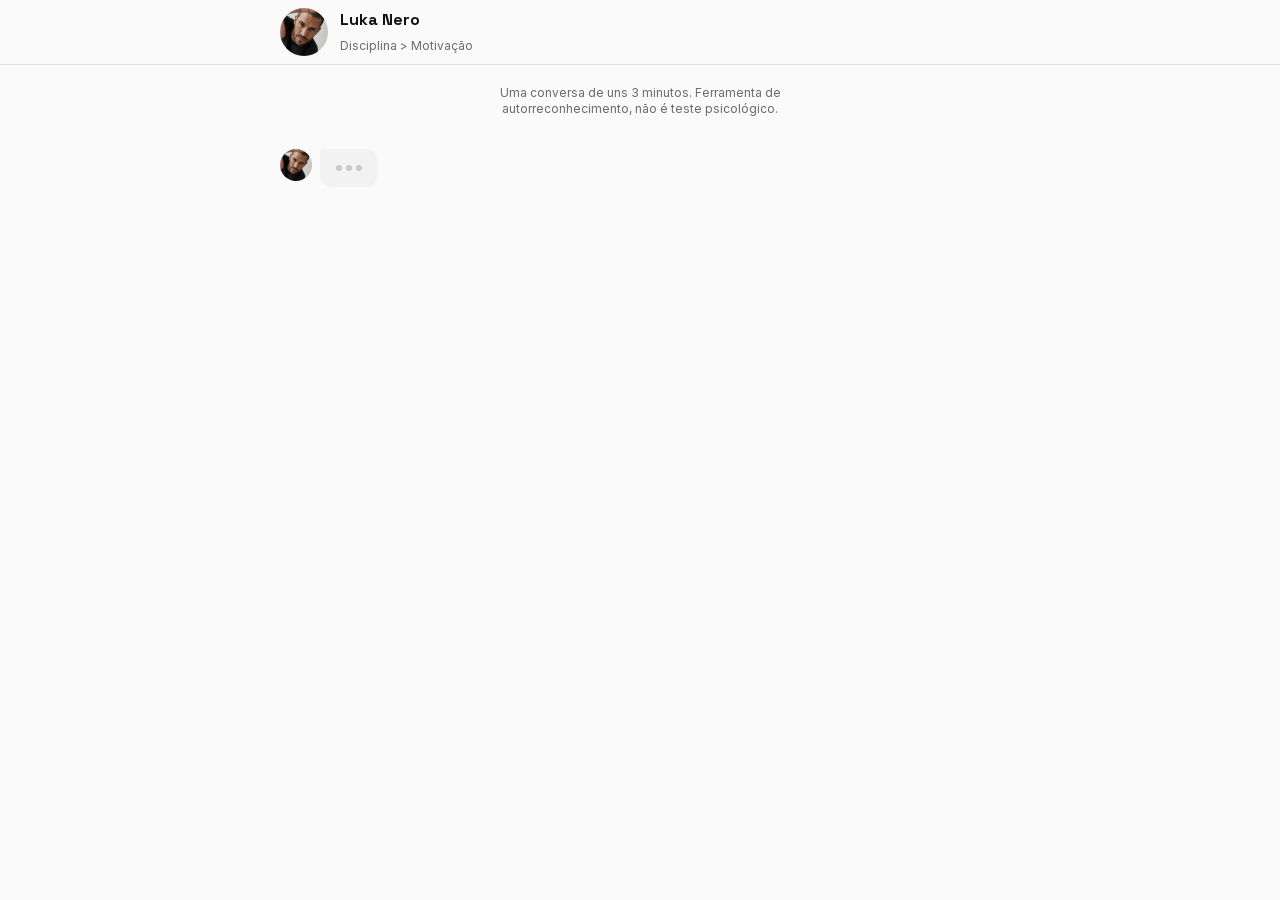
<file: diagnostico.html>
<!doctype html>
<html lang="pt-BR" data-theme="dark">
<head>
<meta charset="utf-8">
<meta name="viewport" content="width=device-width, initial-scale=1, viewport-fit=cover, interactive-widget=resizes-content">
<title>Diagnóstico dos Sabotadores · Luka Nero</title>
<meta name="description" content="Em uns 3 minutos de conversa, descubra qual dos 7 Sabotadores trava os seus hábitos e por onde começar a desarmar ele.">
<meta name="theme-color" content="#121212">
<meta property="og:type" content="website">
<meta property="og:title" content="Diagnóstico dos Sabotadores">
<meta property="og:description" content="Você trava sempre no mesmo ponto, e esse ponto tem nome. Descubra o seu em uns 3 minutos.">
<meta property="og:url" content="https://lukanero.com.br/diagnostico">
<!-- IMAGEM: imagem de compartilhamento 1200 × 630, em img/compartilhar.jpg -->
<meta property="og:image" content="https://lukanero.com.br/img/compartilhar.jpg">
<meta property="og:locale" content="pt_BR">
<link rel="canonical" href="https://lukanero.com.br/diagnostico">
<link rel="stylesheet" href="design_tokens.css">
<link rel="icon" href="img/favicon-32.png" sizes="32x32" type="image/png">
<link rel="apple-touch-icon" href="img/apple-touch-icon.png">
<link rel="preload" href="fonts/inter.woff2" as="font" type="font/woff2" crossorigin>
<link rel="preload" href="fonts/space-grotesk.woff2" as="font" type="font/woff2" crossorigin>
<link rel="preload" href="fonts/icones.woff2" as="font" type="font/woff2" crossorigin>
<script>
  /* o tema segue o aparelho: claro no modo claro, escuro no modo escuro.
     Se o aparelho não disser, fica escuro. Muda junto se a pessoa trocar o modo com a página aberta. */
  (function () {
    var cores = { light: '#FAFAFA', dark: '#121212' };
    function aplicar(claro) {
      var t = claro ? 'light' : 'dark';
      document.documentElement.setAttribute('data-theme', t);
      var m = document.querySelector('meta[name="theme-color"]'); if (m) m.setAttribute('content', cores[t]);
    }
    try {
      var mq = matchMedia('(prefers-color-scheme: light)');
      aplicar(mq.matches);
      if (mq.addEventListener) mq.addEventListener('change', function (e) { aplicar(e.matches); });
      else if (mq.addListener) mq.addListener(function (e) { aplicar(e.matches); });
    } catch (e) {}
  })();
</script>
<style>
  /* =========================================================
     Isca · Diagnóstico dos Sabotadores (a conversa)
     Gerada por 02.funil/01.isca/_gerador a partir da copy
     isca_diagnostico_sabotadores.md. Usa só os tokens.
     ========================================================= */
  *, *::before, *::after { box-sizing: border-box; }
  html, body { height: 100%; }
  html { -webkit-text-size-adjust: 100%; }
  body { margin: 0; background: var(--lk-surface); color: var(--lk-on-surface); font: var(--lk-body-l); -webkit-font-smoothing: antialiased; }
  h1, h2, h3, p, ul, blockquote { margin: 0; }
  ul { padding: 0; list-style: none; }
  a { color: var(--lk-accent-text); }
  b, strong { font-weight: 600; }
  :focus-visible { outline: var(--lk-focus-width) solid var(--lk-focus); outline-offset: var(--lk-focus-offset); }
  .ms { font-family: "Lk Icones"; font-weight: normal; font-style: normal; font-size: var(--lk-icon-m); line-height: 1; letter-spacing: normal; text-transform: none; display: inline-block; white-space: nowrap; -webkit-font-feature-settings: "liga"; font-feature-settings: "liga"; }

  /* ---------- a moldura do app: topo fixo, conversa no meio, respostas embaixo ---------- */
  /* o app ocupa a tela toda. O conteúdo (topo, conversa e respostas) fica numa coluna de 720px no centro. */
  .app { --col: max(var(--lk-gutter), calc((100% - var(--lk-container-text)) / 2)); display: flex; flex-direction: column; height: 100dvh; background: var(--lk-surface); }

  /* barra do topo */
  .topbar { flex: none; position: relative; z-index: var(--lk-z-topbar); padding-top: env(safe-area-inset-top); background: var(--lk-surface); border-bottom: var(--lk-border) solid var(--lk-outline-variant); }
  .topbar .row { display: flex; align-items: center; gap: var(--lk-space-3); height: var(--lk-topbar-height); padding: 0 var(--col); }
  .avatar { flex: none; width: var(--lk-avatar-m); height: var(--lk-avatar-m); border-radius: var(--lk-radius-full); background: var(--lk-surface-high) center / cover no-repeat; display: grid; place-content: center; font: 700 18px/1 var(--lk-font-title); color: var(--lk-on-surface); }
  .avatar.s { width: var(--lk-avatar-s); height: var(--lk-avatar-s); font-size: 13px; }
  .topbar b { display: block; font: var(--lk-title-m); }
  .topbar .status { font: var(--lk-body-s); color: var(--lk-on-surface-muted); }

  /* conversa */
  .chat { flex: 1; overflow-y: auto; overscroll-behavior: contain; padding: var(--lk-space-5) var(--col) var(--lk-space-6); display: flex; flex-direction: column; gap: var(--lk-space-2); scroll-behavior: smooth; }
  .note { align-self: center; max-width: 320px; text-align: center; font: var(--lk-body-s); color: var(--lk-on-surface-muted); margin-bottom: var(--lk-space-3); }
  .msg { display: flex; align-items: flex-start; gap: var(--lk-space-2); animation: up var(--lk-duration-long) var(--lk-ease-decelerate) both; }
  .msg.luka .slot { flex: none; width: var(--lk-avatar-s); }
  .msg.first { margin-top: var(--lk-space-3); }
  .bubble { max-width: var(--lk-bubble-max); padding: var(--lk-space-3) var(--lk-space-4); border-radius: var(--lk-bubble-radius); font: var(--lk-body-l); overflow-wrap: anywhere; }
  .luka .bubble { background: var(--lk-surface-container); color: var(--lk-on-surface); }
  .luka.first .bubble { border-top-left-radius: var(--lk-bubble-corner); }
  .user { justify-content: flex-end; }
  .user .bubble { background: var(--lk-inverse-surface); color: var(--lk-inverse-on-surface); border-top-right-radius: var(--lk-bubble-corner); }
  .bubble p + p, .bubble p + ul, .bubble ul + p, .bubble blockquote + p, .bubble p + blockquote, .bubble h3 + blockquote { margin-top: var(--lk-space-3); }
  .bubble h3 { font: var(--lk-title-l); margin-bottom: var(--lk-space-2); }
  .bubble blockquote { border-left: 4px solid var(--lk-primary); padding-left: var(--lk-space-3); font: var(--lk-title-m); }
  .bubble ul { display: grid; gap: var(--lk-space-1); }
  .bubble li { display: flex; gap: var(--lk-space-2); }
  .bubble li::before { content: ""; flex: none; width: 6px; height: 6px; margin-top: 9px; border-radius: 50%; background: var(--lk-primary); }
  .typing .bubble { display: inline-flex; gap: 4px; padding: var(--lk-space-4); }
  .typing i { width: 6px; height: 6px; border-radius: 50%; background: var(--lk-on-surface-muted); animation: blink 1.2s infinite both; }
  .typing i:nth-child(2) { animation-delay: .15s; } .typing i:nth-child(3) { animation-delay: .3s; }
  @keyframes up { from { opacity: 0; transform: translateY(8px); } }
  @keyframes blink { 0%, 80%, 100% { opacity: .3; } 40% { opacity: 1; } }

  /* o resultado, no formato Carta */
  .msg.wide { display: block; margin: var(--lk-space-3) 0 var(--lk-space-2); }
  @media (min-width: 600px) { .msg.wide { margin-left: calc(var(--lk-avatar-s) + var(--lk-space-2)); } }
  /* Carta resumida (componente Carta do DS): topo sempre escuro, corpo sempre claro */
  .lkcard { container-type: inline-size; border-radius: var(--lk-radius-xl); overflow: hidden; border: var(--lk-border) solid var(--lk-outline-variant); max-width: 440px; }
  .lkcard .light { background: var(--lk-surface-lowest); color: var(--lk-on-surface); }
  .lkcard .top { background: var(--lk-surface); color: var(--lk-on-surface); padding: var(--lk-space-6); }
  .lkcard .top .kicker { font: var(--lk-label-m); letter-spacing: var(--lk-tracking-caps); text-transform: uppercase; color: var(--lk-accent-text); }
  .lkcard .top svg { display: block; width: var(--lk-icon-xl); height: var(--lk-icon-xl); color: var(--lk-primary); margin: var(--lk-space-4) 0; }
  .lkcard .stroke { width: 48px; height: 6px; border-radius: var(--lk-radius-full); background: var(--lk-primary); }
  /* --lk-name, sem o artigo. O tamanho é o maior em que SOBRECARREGADO (10,98 × o tamanho da fonte, em Inter 900
     com o espaçamento de caixa alta) cabe numa linha na largura interna da carta (100cqi − 48px de padding).
     Assim só ROTA DA ESTRUTURA quebra em 2 linhas. */
  .lkcard .name { font: var(--lk-name); font-size: clamp(20px, calc((100cqi - 48px) / 11.2), 40px); line-height: 1.1; text-transform: uppercase; letter-spacing: var(--lk-tracking-caps); margin: var(--lk-space-4) 0 var(--lk-space-2); }
  .lkcard .lie { font: var(--lk-headline-s); font-weight: 500; }
  .lkcard .metas { display: grid; grid-template-columns: repeat(3, 1fr); border-bottom: var(--lk-border) solid var(--lk-outline-variant); }
  .lkcard .metas div { padding: var(--lk-space-3); font: var(--lk-body-s); color: var(--lk-on-surface-muted); }
  .lkcard .metas div + div { border-left: var(--lk-border) solid var(--lk-outline-variant); }
  .lkcard .metas b { display: block; font: var(--lk-title-s); color: var(--lk-on-surface); }
  .lkcard .body { padding: var(--lk-space-5) var(--lk-space-6); display: grid; gap: var(--lk-space-2); font: var(--lk-body-m); color: var(--lk-on-surface-variant); }
  .lkcard .body .label { font: var(--lk-title-s); text-transform: uppercase; letter-spacing: var(--lk-tracking-caps); color: var(--lk-on-surface); padding-bottom: var(--lk-space-2); border-bottom: var(--lk-border-strong) solid var(--lk-on-surface); margin-bottom: var(--lk-space-1); }
  .lkcard .body b { color: var(--lk-on-surface); }
  .lkcard .foot { display: flex; justify-content: space-between; gap: var(--lk-space-3); padding: var(--lk-space-3) var(--lk-space-6); font: var(--lk-label-s); color: var(--lk-on-surface-muted); border-top: var(--lk-border) solid var(--lk-outline-variant); }
  .lkcard .foot b { color: var(--lk-on-surface); }

  /* botão da oferta, dentro da conversa */
  .msg.cta { display: block; margin-top: var(--lk-space-3); }
  .btn { display: inline-flex; align-items: center; justify-content: center; gap: var(--lk-button-icon-gap); width: 100%; min-height: var(--lk-button-height-l); padding: var(--lk-space-3) var(--lk-button-padding-x); border: 0; border-radius: var(--lk-button-radius); background: var(--lk-primary); color: var(--lk-on-primary); font: var(--lk-button-font); letter-spacing: 0.02em; text-transform: uppercase; text-align: center; text-decoration: none; cursor: pointer; box-shadow: var(--lk-elevation-1); transition: background var(--lk-duration-short) var(--lk-ease-standard), box-shadow var(--lk-duration-medium) var(--lk-ease-standard); }
  [data-theme="dark"] .btn { box-shadow: var(--lk-glow-primary); }
  .btn:hover { background: var(--lk-primary-hover); }
  [data-theme="dark"] .btn:hover { box-shadow: var(--lk-glow-primary-hover); }
  .btn .ms { font-size: var(--lk-icon-s); }

  /* ---------- área das respostas (rodapé fixo) ---------- */
  .answers { flex: none; padding: var(--lk-space-3) var(--col) calc(var(--lk-space-3) + env(safe-area-inset-bottom)); background: var(--lk-surface); border-top: var(--lk-border) solid var(--lk-outline-variant); }
  .answers:empty { display: none; }
  .options { display: grid; gap: var(--lk-space-2); max-height: 52dvh; overflow-y: auto; }
  .options.grid2 { grid-template-columns: 1fr 1fr; }
  .option { position: relative; display: flex; align-items: center; width: 100%; min-height: var(--lk-touch); padding: var(--lk-space-3) var(--lk-space-4); border-radius: var(--lk-radius-md); border: var(--lk-border) solid var(--lk-outline); background: var(--lk-surface-lowest); color: var(--lk-on-surface); font: var(--lk-body-l); text-align: left; cursor: pointer; transition: background var(--lk-duration-short) var(--lk-ease-standard); animation: up var(--lk-duration-long) var(--lk-ease-decelerate) both; }
  .options.grid2 .option { justify-content: center; text-align: center; }
  .option:hover { background: color-mix(in srgb, var(--lk-on-surface) var(--lk-state-hover), var(--lk-surface-lowest)); }
  .option:active { background: var(--lk-primary-container); border: var(--lk-border-strong) solid var(--lk-primary); padding: calc(var(--lk-space-3) - 1px) calc(var(--lk-space-4) - 1px); }
  .field { display: flex; align-items: flex-end; gap: var(--lk-space-2); }
  .field textarea, .field input { flex: 1; min-height: var(--lk-field-height); max-height: 120px; padding: 12px var(--lk-field-padding-x); border-radius: var(--lk-field-radius); border: var(--lk-border) solid var(--lk-outline); background: var(--lk-surface-container); color: var(--lk-on-surface); font: var(--lk-body-l); resize: none; outline: none; }
  .field textarea::placeholder, .field input::placeholder { color: var(--lk-on-surface-muted); }
  .field textarea:focus, .field input:focus { border: var(--lk-border-strong) solid var(--lk-primary); padding: 11px calc(var(--lk-field-padding-x) - 1px); }
  .field.error input { border: var(--lk-border-strong) solid var(--lk-error); padding: 11px calc(var(--lk-field-padding-x) - 1px); }
  .send { flex: none; width: var(--lk-touch); height: var(--lk-touch); border: 0; border-radius: var(--lk-radius-full); background: var(--lk-primary); color: var(--lk-on-primary); display: grid; place-content: center; cursor: pointer; transition: background var(--lk-duration-short) var(--lk-ease-standard); }
  .send:hover { background: var(--lk-primary-hover); }
  .send:disabled { background: color-mix(in srgb, var(--lk-on-surface) 12%, transparent); color: color-mix(in srgb, var(--lk-on-surface) 38%, transparent); cursor: default; }
  .hint { margin-top: var(--lk-space-2); font: var(--lk-body-s); color: var(--lk-on-surface-muted); }
  .hint.err { color: var(--lk-error); font-weight: 600; }
  .hint a { color: inherit; }
</style>
</head>
<body>
<div class="app">
  <header class="topbar">
    <div class="row">
      <!-- IMAGEM: foto do Luka para o avatar, quadrada (192 × 192), em img/luka.webp. Sem a foto, aparece a inicial. -->
      <div class="avatar" id="avatar" aria-hidden="true">L</div>
      <div>
        <b>Luka Nero</b>
        <span class="status">Disciplina &gt; Motivação</span>
      </div>
    </div>
  </header>

  <main class="chat" id="chat" aria-live="polite">
    <p class="note">Uma conversa de uns 3 minutos. Ferramenta de autorreconhecimento, não é teste psicológico.</p>
  </main>

  <footer class="answers" id="answers"></footer>
</div>

<!-- Meta Pixel: só dispara no domínio publicado -->
<script>
(function () {
  if (!/(^|\.)lukanero\.com\.br$/.test(location.hostname)) return;
  !function(f,b,e,v,n,t,s){if(f.fbq)return;n=f.fbq=function(){n.callMethod?n.callMethod.apply(n,arguments):n.queue.push(arguments)};if(!f._fbq)f._fbq=n;n.push=n;n.loaded=!0;n.version='2.0';n.queue=[];t=b.createElement(e);t.async=!0;t.src=v;s=b.getElementsByTagName(e)[0];s.parentNode.insertBefore(t,s)}(window,document,'script','https://connect.facebook.net/en_US/fbevents.js');
  fbq('init', '2618686061904510');
  fbq('track', 'PageView');
})();
</script>

<script>
/* =================== Configuração =================== */
/* a página de vendas, na pasta de cima. Aberto como arquivo no computador, aponta direto para o index.html. */
const LINK_PAGINA = (location.protocol === "file:" ? "index.html" : "/") + "?utm_source=diagnostico&utm_medium=isca";
const LINK_PRIVACIDADE = "privacidade.html";
const FOTO_LUKA = "img/luka.webp";
/* Para onde vai o e-mail com o resultado (POST em JSON): a função functions/api/contato.js,
   que guarda o contato na Brevo. Aberto como arquivo no computador, não envia. */
const ENVIO_EMAIL = location.protocol === "file:" ? "" : "/api/contato";
const STORAGE_KEY = "lukanero-diagnostico-v3";
/* ==================================================== */

/* ---------- Textos da copy (gerados a partir do .md) ---------- */
const PASSAGEM = "Agora umas cenas rápidas. Pensa no que acontece de verdade, não no que você gostaria que acontecesse.";
const CENAS = [
 {
  "texto": "Você decidiu que agora vai. Como costuma ser a largada?",
  "comHabito": "Pensa em **{h}**. Você decidiu que agora vai. Como costuma ser a largada?",
  "opcoes": [
   [
    "G",
    "Com tudo. Mudo várias coisas de uma vez",
    "Energia de sobra na largada. Guarda essa."
   ],
   [
    "B",
    "Pesquiso e planejo até ficar perfeito antes de começar",
    "Planejamento caprichado. Vamos ver se ele sai do papel."
   ],
   [
    "C",
    "Começo, mas sem muita fé de que vai durar",
    "Começar desconfiado já diz bastante."
   ],
   [
    "E",
    "Começo quando sobra um tempo na agenda",
    "Quando sobra. Essa palavra vai voltar."
   ],
   [
    "R",
    "Começo devagar, do jeito que dá",
    "Devagar não é problema. Anotado."
   ]
  ]
 },
 {
  "texto": "Chegou a hora que você tinha marcado. O que costuma acontecer?",
  "comHabito": "Chegou a hora que você tinha marcado pra **{h}**. O que costuma acontecer?",
  "opcoes": [
   [
    "A",
    "Pego o celular “só um minutinho”",
    "E o minutinho vira meia hora. Conheço esse."
   ],
   [
    "E",
    "Alguém me pede alguma coisa e eu cedo a hora",
    "O seu horário virou o horário dos outros."
   ],
   [
    "F",
    "Bate um “não tô a fim de seguir regra hoje”",
    "Rotina com cara de ordem. Interessante."
   ],
   [
    "B",
    "Sinto que ainda falta me preparar mais",
    "O “ainda falta” é um sinal forte. Guarda essa."
   ],
   [
    "R",
    "Depende do dia. Às vezes faço, às vezes esqueço",
    "Depender do dia costuma ser falta de estrutura. Faz sentido."
   ]
  ]
 },
 {
  "texto": "Você falhou um dia. O que passa na sua cabeça?",
  "comHabito": null,
  "opcoes": [
   [
    "D",
    "“Isso prova que eu não tenho jeito”",
    "Pesado. E dito com a sua própria voz."
   ],
   [
    "C",
    "“Viu? Eu sabia que não ia funcionar”",
    "A conclusão chegou antes do teste. Guarda essa."
   ],
   [
    "G",
    "“Amanhã eu compenso em dobro”",
    "Em dobro costuma ser o começo do fim. Tô vendo."
   ],
   [
    "A",
    "“Depois eu faço”",
    "O depois é um lugar onde muita coisa mora. Anotado."
   ],
   [
    "R",
    "“Normal. Sigo amanhã”",
    "Boa. Falhar um dia é dado, não sentença."
   ]
  ]
 },
 {
  "texto": "Lá pela terceira semana, como você costuma estar?",
  "comHabito": "No caso de **{h}**, lá pela terceira semana, como você costuma estar?",
  "opcoes": [
   [
    "G",
    "Já perdeu a graça. Quero uma novidade",
    "A novidade passou e levou a vontade junto."
   ],
   [
    "F",
    "Virou obrigação e me deu vontade de largar",
    "Quando vira “tenho que”, você sai. Anotado."
   ],
   [
    "E",
    "A rotina dos outros engoliu o meu horário",
    "De novo os outros na frente. Guarda essa."
   ],
   [
    "B",
    "Ainda ajustando o plano ideal",
    "Três semanas ajustando. Hum. Anotado."
   ],
   [
    "D",
    "Seguindo, mas me cobrando pra caramba",
    "Seguir se cobrando cansa. Isso conta."
   ]
  ]
 },
 {
  "texto": "Alguém, ou um alarme, te cobra o hábito. O que você faz?",
  "comHabito": null,
  "opcoes": [
   [
    "F",
    "Me dá raiva e vontade de fazer o contrário",
    "Ninguém manda em você. Nem você mesmo."
   ],
   [
    "D",
    "Bate culpa e eu me critico por dentro",
    "A crítica chega antes da ação. Guarda essa."
   ],
   [
    "A",
    "Respondo “já vou” e continuo no que tava",
    "O “já vou” é primo do “tô chegando” carioca. Conheço bem."
   ],
   [
    "C",
    "Penso: “lá vem mais uma cobrança que não vai dar em nada”",
    "Desconfiança de novo. Anotado."
   ],
   [
    "R",
    "Agradeço. Me ajuda a lembrar",
    "Lembrete ajuda quando falta estrutura. Boa."
   ]
  ]
 },
 {
  "texto": "Aparece um método novo pra criar hábitos. Qual é a sua primeira reação?",
  "comHabito": null,
  "opcoes": [
   [
    "C",
    "Procuro o defeito antes de testar",
    "O furo primeiro, o teste depois. Se tiver depois."
   ],
   [
    "G",
    "Quero aplicar tudo de uma vez, já",
    "Tudo de uma vez. Já vi esse filme."
   ],
   [
    "B",
    "Salvo pra estudar a fundo antes de começar",
    "A pasta de salvos tá cheia, né?"
   ],
   [
    "D",
    "Penso: “funciona pros outros, não pra mim”",
    "Esse “não pra mim” é importante. Guarda essa."
   ],
   [
    "F",
    "Ignoro. Não gosto de seguir receita pronta",
    "Receita pronta tem cheiro de ordem. Anotado."
   ]
  ]
 },
 {
  "texto": "Num dia comum, o que mais rouba o seu hábito?",
  "comHabito": null,
  "opcoes": [
   [
    "A",
    "Coisas mais gostosas: celular, série, rede social",
    "O agradável sempre ganha do importante. Tô vendo."
   ],
   [
    "E",
    "Os pedidos dos outros",
    "Mais uma vez, os outros primeiro. Guarda essa."
   ],
   [
    "F",
    "A sensação de prisão da rotina",
    "Rotina como prisão. Faz sentido."
   ],
   [
    "B",
    "O medo de fazer mal feito",
    "Se não dá pra fazer bem, nem começa. Conheço esse."
   ],
   [
    "R",
    "Não ter lugar nem horário certo pra ele",
    "Sem lugar e sem hora, o hábito fica solto. Anotado."
   ]
  ]
 },
 {
  "texto": "E no fim de um dia em que você não fez, o que costuma acontecer?",
  "comHabito": null,
  "opcoes": [
   [
    "G",
    "Prometo que segunda eu começo de verdade",
    "Segunda-feira não é estratégia. Mas anotado."
   ],
   [
    "E",
    "Penso que fiz o que deu, com tanta gente precisando de mim",
    "Você cuidou de todo mundo. Menos de você."
   ],
   [
    "A",
    "Fico no celular até tarde e durmo com culpa",
    "O agradável cobrou a conta à noite."
   ],
   [
    "D",
    "Me xingo por dentro",
    "Você fala com você de um jeito que não falaria com ninguém. Guarda essa."
   ],
   [
    "C",
    "Penso: “nem sei por que ainda tento”",
    "O cansaço de tentar. Isso conta."
   ],
   [
    "R",
    "Nem percebo, porque não tinha hora marcada",
    "Sem hora marcada, o dia passa e ninguém nota."
   ]
  ]
 }
];
const PADRAO = {"A": ["Olha o agradável ganhando de novo. Tô vendo um padrão aqui.", "Terceira vez que o “depois” aparece. Guarda essa, ela volta no resultado."], "B": ["De novo o “ainda não”. Tô vendo um padrão aqui.", "Terceira vez que o plano vem antes da ação. Guarda essa, ela volta no resultado."], "C": ["De novo a desconfiança chegando antes do teste. Tô vendo um padrão aqui.", "Terceira vez que você decide antes de testar. Guarda essa, ela volta no resultado."], "D": ["De novo você sendo duro com você. Tô vendo um padrão aqui.", "Terceira vez que a crítica chega antes da ação. Guarda essa, ela volta no resultado."], "E": ["De novo os outros na frente. Tô vendo um padrão aqui.", "Terceira vez que você aparece por último na sua própria lista. Guarda essa, ela volta no resultado."], "F": ["De novo a obrigação virando motivo pra sair. Tô vendo um padrão aqui.", "Terceira vez que o “tenho que” te empurra pra fora. Guarda essa, ela volta no resultado."], "G": ["De novo a empolgação no comando. Tô vendo um padrão aqui.", "Terceira vez que a largada leva toda a energia. Guarda essa, ela volta no resultado."], "R": ["De novo a falta de lugar e hora certos. Isso conta.", "Mais uma vez, o problema parece estar na estrutura, não em você. Guarda essa."]};
const PADRAO_MAIS = "Mais uma vez o mesmo padrão. A essa altura ele já tá bem claro.";
const CIRCUNSTANCIA = "Tem alguma coisa grande agora tirando quase todo o seu tempo ou a sua energia? Um bebê, dois empregos, uma doença, uma mudança?\nTô quase fechando. Pensa no momento exato em que você trava.\n\nQual destas mais parece com o que passa na sua cabeça?";
const FRASES = [["A", "“Depois eu faço. Agora vou só ver uma coisa rapidinho.”"], ["B", "“Ainda não está pronto.”"], ["C", "“Isso não vai funcionar.”"], ["D", "“Eu não tenho jeito.”"], ["E", "“Agora não dá, alguém precisa de mim.”"], ["F", "“Ninguém vai me dizer o que fazer.”"], ["G", "“Desta vez eu vou mudar tudo.” E, semanas depois: “perdeu a graça.”"], ["X", "Nenhuma delas parece comigo."]];
const SAB = {
 "A": {
  "letra": "A",
  "nome": "Imediatista",
  "mentira": "“Depois eu faço.”",
  "chave": "7 · Recompensa",
  "rota": "7 → 6 → 5",
  "vira": "Focado",
  "pega": "Você senta pra fazer algo importante e, em minutos, tá no celular. “Só cinco minutinhos” vira uma hora.",
  "protege": "Ele te protege do desconforto de agora. O preço vai pro seu eu de amanhã.",
  "naoE": "E ele não é preguiça: você tá sempre fazendo alguma coisa, só que a agradável.",
  "luka": "Eu não acredito em vencer o agora no braço. Coloca o agora do lado do importante.",
  "pro": "pra Imediatista",
  "do": "de Imediatista",
  "estrutura": false,
  "icone": "<svg viewBox=\"0 0 48 48\" fill=\"none\" stroke=\"currentColor\" stroke-width=\"2\" stroke-linecap=\"round\" stroke-linejoin=\"round\" aria-hidden=\"true\"><rect x=\"14\" y=\"5\" width=\"20\" height=\"38\" rx=\"4\"/><path d=\"M21 37h6\"/><path d=\"M19 14h10M19 20h10M19 26h6\"/></svg>"
 },
 "B": {
  "letra": "B",
  "nome": "Perfeccionista",
  "mentira": "“Ainda não está pronto.”",
  "chave": "5 · Gatilho",
  "rota": "5 → 9 → 8",
  "vira": "Realizador",
  "pega": "Você pesquisa e planeja muito mais do que executa. Precisa ter certeza de que vai dar certo antes de começar.",
  "protege": "Ele te protege do julgamento e do imprevisto.",
  "naoE": "E ele não é ter padrões altos: quem busca excelência entrega e depois melhora.",
  "luka": "Andaime não é a casa. Começa feio, de propósito, e melhora depois.",
  "pro": "pra Perfeccionista",
  "do": "de Perfeccionista",
  "estrutura": false,
  "icone": "<svg viewBox=\"0 0 48 48\" fill=\"none\" stroke=\"currentColor\" stroke-width=\"2\" stroke-linecap=\"round\" stroke-linejoin=\"round\" aria-hidden=\"true\"><path d=\"M10 42V8M38 42V8M10 16h28M10 28h28M10 16l28 12M38 16 10 28\"/></svg>"
 },
 "C": {
  "letra": "C",
  "nome": "Cínico",
  "mentira": "“Isso não funciona.”",
  "chave": "8 · Rastreamento",
  "rota": "8 → 11 → 4",
  "vira": "Experimentador",
  "pega": "Você acha o defeito de todo método antes de testar. Já consumiu muito conteúdo sobre mudança e aplicou pouco.",
  "protege": "Ele te protege da decepção.",
  "naoE": "E ele não é ceticismo saudável: o cético testa, Cínico decide antes.",
  "luka": "Desconfia mesmo. Só não decide antes do dia 7. Acredita no X que você marcar.",
  "pro": "pra Cínico",
  "do": "de Cínico",
  "estrutura": false,
  "icone": "<svg viewBox=\"0 0 48 48\" fill=\"none\" stroke=\"currentColor\" stroke-width=\"2\" stroke-linecap=\"round\" stroke-linejoin=\"round\" aria-hidden=\"true\"><circle cx=\"20\" cy=\"20\" r=\"12\"/><path d=\"m29 29 12 12\"/></svg>"
 },
 "D": {
  "letra": "D",
  "nome": "Autocrítico",
  "mentira": "“Eu não tenho jeito.”",
  "chave": "9 · Resiliência",
  "rota": "9 → 4 → 8",
  "vira": "Gentil",
  "pega": "Antes de tentar, você já assume que vai falhar. Quando erra, fala com você mesmo com uma dureza que não usaria com ninguém.",
  "protege": "Ele te protege da dor de tentar de verdade e confirmar o seu medo.",
  "naoE": "E ele não é realismo: “ainda não sei” é realista, “nunca vou conseguir” é o Sabotador.",
  "luka": "Essa voz dura não é você. É um padrão. Falhou um dia? É dado, não sentença.",
  "pro": "pra Autocrítico",
  "do": "de Autocrítico",
  "estrutura": false,
  "icone": "<svg viewBox=\"0 0 48 48\" fill=\"none\" stroke=\"currentColor\" stroke-width=\"2\" stroke-linecap=\"round\" stroke-linejoin=\"round\" aria-hidden=\"true\"><path d=\"m14 10 14 14M21 6l14 14M12 16l14-12M26 30l14-12\"/><path d=\"m24 22-16 18\"/><path d=\"M6 44h20\"/></svg>"
 },
 "E": {
  "letra": "E",
  "nome": "Sobrecarregado",
  "mentira": "“Primeiro os outros.”",
  "chave": "10 · Compromisso",
  "rota": "10 → 4 → 6",
  "vira": "Guardião",
  "pega": "Os seus objetivos vivem pra depois porque alguém sempre precisa de você. Você reserva um tempo pra si e cede no primeiro pedido.",
  "protege": "Ele te protege de decepcionar os outros.",
  "naoE": "E ele não é falta de tempo real: boa parte da agenda poderia ser recusada, dividida ou renegociada.",
  "luka": "Nunca sobra tempo. Por isso o seu precisa de hora marcada, igual ao dos outros.",
  "pro": "pra Sobrecarregado",
  "do": "de Sobrecarregado",
  "estrutura": false,
  "icone": "<svg viewBox=\"0 0 48 48\" fill=\"none\" stroke=\"currentColor\" stroke-width=\"2\" stroke-linecap=\"round\" stroke-linejoin=\"round\" aria-hidden=\"true\"><circle cx=\"12\" cy=\"14\" r=\"5\"/><circle cx=\"24\" cy=\"8\" r=\"5\"/><circle cx=\"36\" cy=\"14\" r=\"5\"/><path d=\"M12 42c0-8 5-14 12-14s12 6 12 14\"/></svg>"
 },
 "F": {
  "letra": "F",
  "nome": "Rebelde",
  "mentira": "“Ninguém manda em mim.”",
  "chave": "4 · Identidade",
  "rota": "4 → 6 → 12",
  "vira": "Autor",
  "pega": "Quando alguém te cobra, dá vontade de fazer o contrário. Você abandona os próprios planos quando eles viram obrigação.",
  "protege": "Ele protege a sua liberdade.",
  "naoE": "E ele não é independência: quem sempre faz o contrário continua sendo guiado pelos outros.",
  "luka": "Ninguém manda em você mesmo. Por isso quem escreve a regra é você.",
  "pro": "pra Rebelde",
  "do": "de Rebelde",
  "estrutura": false,
  "icone": "<svg viewBox=\"0 0 48 48\" fill=\"none\" stroke=\"currentColor\" stroke-width=\"2\" stroke-linecap=\"round\" stroke-linejoin=\"round\" aria-hidden=\"true\"><path d=\"M14 22V14a3 3 0 0 1 6 0v6M20 20v-8a3 3 0 0 1 6 0v8M26 20v-6a3 3 0 0 1 6 0v8M32 22v-2a3 3 0 0 1 6 0v8c0 8-6 14-13 14s-11-4-11-10v-8a3 3 0 0 1 6 0\"/></svg>"
 },
 "G": {
  "letra": "G",
  "nome": "Empolgado",
  "mentira": "“Vou mudar tudo.”",
  "chave": "12 · Automatização",
  "rota": "12 → 7 → 11",
  "vira": "Constante",
  "pega": "Quando decide mudar, você quer mudar tudo de uma vez. Os primeiros dias são intensos e, semanas depois, perdeu a graça.",
  "protege": "Ele te protege do tédio do dia comum.",
  "naoE": "E ele não é falta de capacidade: energia você tem, mas ela vai toda pra largada.",
  "luka": "Um hábito não precisa de um Carnaval por mês. Precisa do dia comum.",
  "pro": "pra Empolgado",
  "do": "de Empolgado",
  "estrutura": false,
  "icone": "<svg viewBox=\"0 0 48 48\" fill=\"none\" stroke=\"currentColor\" stroke-width=\"2\" stroke-linecap=\"round\" stroke-linejoin=\"round\" aria-hidden=\"true\"><path d=\"M24 4v8M24 36v8M4 24h8M36 24h8M10 10l6 6M32 32l6 6M38 10l-6 6M16 32l-6 6\"/><circle cx=\"24\" cy=\"24\" r=\"4\"/></svg>"
 },
 "R": {
  "letra": "R",
  "nome": "Rota da Estrutura",
  "mentira": "Falta estrutura.",
  "chave": "6 · Ambiente",
  "rota": "6 → 5 → 12",
  "vira": "Construtor",
  "pega": "Não tem um padrão interno forte te travando. O problema costuma estar na estrutura: um ambiente que não ajuda, nenhum lugar ou sequência fixos, nada que dispare a ação.",
  "protege": "Isso é boa notícia: o conserto é mais mecânico, e costuma ser mais rápido.",
  "naoE": "Mas não significa que você não precisa de nada. Sem estrutura, o hábito continua dependendo do dia bom.",
  "luka": "Menos psicologia, mais canteiro. Arruma o lugar e deixa a casa trabalhar por você.",
  "pro": "pra sua Rota da Estrutura",
  "do": "da Rota da Estrutura",
  "estrutura": true,
  "icone": "<svg viewBox=\"0 0 48 48\" fill=\"none\" stroke=\"currentColor\" stroke-width=\"2\" stroke-linecap=\"round\" stroke-linejoin=\"round\" aria-hidden=\"true\"><path d=\"M6 42V18L24 6l18 12v24z\"/><path d=\"M6 30h18v12M24 18v12h18\"/></svg>"
 }
};

const LETRAS = ["A", "B", "C", "D", "E", "F", "G"];
const VEZES = [
  { label: "Uma ou duas", curto: "uma ou duas vezes", foi: "nas uma ou duas vezes que você tentou" },
  { label: "De 3 a 5", curto: "de 3 a 5 vezes", foi: "nas 3 a 5 vezes que você tentou" },
  { label: "Mais de 5", curto: "mais de 5 vezes", foi: "nas mais de 5 vezes que você tentou" },
  { label: "Perdi a conta", curto: "tantas vezes que perdeu a conta", foi: "em todas as vezes que você tentou" },
];
const PARADA = [
  { label: "Antes de engrenar", txt: "antes mesmo de engrenar" },
  { label: "Na primeira semana", txt: "logo na primeira semana" },
  { label: "Na 2ª ou 3ª semana", txt: "lá pela segunda ou terceira semana" },
  { label: "Depois de um mês", txt: "depois de um mês ou mais" },
];
const LARGADA = { G: "começa com tudo", B: "planeja tudo antes de começar", C: "começa, mesmo sem muita fé", E: "começa assim que sobra um tempo", R: "começa do jeito que dá" };

/* ---------- As regras do resultado (seção 9 da copy) ---------- */
function calcular(escolhas, frase) {
  const somas = { A: 0, B: 0, C: 0, D: 0, E: 0, F: 0, G: 0 };
  let estrutura = 0;
  for (const b of escolhas) { if (b === "R") estrutura++; else somas[b]++; }
  const ordem = LETRAS.slice().sort((x, y) => somas[y] - somas[x]);
  const topo = somas[ordem[0]];
  const empatados = ordem.filter((b) => somas[b] === topo);
  let primario, empate = null;
  if (topo <= 1 || estrutura > topo) primario = "R";                                   // 1. nada se destacou
  else if (topo - somas[ordem[1]] >= 2) primario = ordem[0];                           // 2. destaque claro
  else if (frase !== "X" && somas[frase] >= 2 && somas[frase] >= topo - 1) primario = frase; // 3. a frase decide
  else if (empatados.length > 1) { primario = empatados[0]; empate = empatados.slice(0, 3); } // 4. empate exato
  else primario = ordem[0];
  const resto = ordem.filter((b) => b !== primario);
  const segundo = primario === "R" ? ordem[0] : (somas[resto[0]] >= 2 ? resto[0] : "R"); // 5. o segundo
  return { somas, ordem, estrutura, primario, segundo, empate };
}

/* ---------- Motor da conversa ---------- */
const chat = document.getElementById("chat");
const answers = document.getElementById("answers");
const avatarEl = document.getElementById("avatar");
let fotoOk = false;
(function () { const img = new Image(); img.onload = () => { fotoOk = true; avatarEl.style.backgroundImage = "url('" + FOTO_LUKA + "')"; avatarEl.textContent = ""; document.querySelectorAll(".avatar.s").forEach(pintarAvatar); }; img.src = FOTO_LUKA; })();
function pintarAvatar(el) { if (fotoOk) { el.style.backgroundImage = "url('" + FOTO_LUKA + "')"; el.textContent = ""; } }

let salvas = [];
let replay = [];
let ultimo = null;
const esperar = (ms) => new Promise((r) => setTimeout(r, ms));
function carregar() { try { const s = JSON.parse(localStorage.getItem(STORAGE_KEY) || "[]"); return Array.isArray(s) ? s : []; } catch (e) { return []; } }
function salvar() { try { localStorage.setItem(STORAGE_KEY, JSON.stringify(salvas)); } catch (e) {} }
function escapar(s) { return String(s).replace(/&/g, "&amp;").replace(/</g, "&lt;").replace(/>/g, "&gt;").replace(/"/g, "&quot;"); }
function inline(s) { return escapar(s).replace(/\*\*(.+?)\*\*/g, "<strong>$1</strong>"); }
function renderizar(texto) {
  let html = "", lista = false, par = [];
  const fp = () => { if (par.length) { html += "<p>" + par.map(inline).join("<br>") + "</p>"; par = []; } };
  const fl = () => { if (lista) { html += "</ul>"; lista = false; } };
  for (const bruta of texto.split("\n")) {
    const l = bruta.trim(); let m;
    if (!l) { fp(); fl(); continue; }
    if ((m = l.match(/^###\s+(.*)$/))) { fp(); fl(); html += "<h3>" + inline(m[1]) + "</h3>"; continue; }
    if ((m = l.match(/^>\s?(.*)$/))) { fp(); fl(); html += "<blockquote>" + inline(m[1]) + "</blockquote>"; continue; }
    if ((m = l.match(/^[-*]\s+(.*)$/))) { fp(); if (!lista) { html += "<ul>"; lista = true; } html += "<li><span>" + inline(m[1]) + "</span></li>"; continue; }
    fl(); par.push(l);
  }
  fp(); fl();
  return html;
}
function limpar(s, max) { return s.replace(/[\r\n]+/g, " ").replace(/[*#>\[\]]/g, "").replace(/\s+/g, " ").trim().slice(0, max); }
function rolar() { requestAnimationFrame(() => { chat.scrollTop = chat.scrollHeight; }); }

function adicionar(quem, html, extra) {
  const w = document.createElement("div");
  const primeira = quem !== ultimo;
  w.className = "msg " + quem + (primeira ? " first" : "") + (extra ? " " + extra : "");
  if (quem === "luka" && !extra) {
    const slot = document.createElement("div"); slot.className = "slot";
    if (primeira) { const a = document.createElement("div"); a.className = "avatar s"; a.textContent = "L"; a.setAttribute("aria-hidden", "true"); pintarAvatar(a); slot.appendChild(a); }
    w.appendChild(slot);
  }
  if (extra) w.innerHTML = html;
  else { const b = document.createElement("div"); b.className = "bubble"; b.innerHTML = html; w.appendChild(b); }
  chat.appendChild(w); ultimo = quem; rolar();
  return w;
}

async function diz(texto) {
  if (!replay.length) {
    const t = document.createElement("div");
    t.className = "msg luka typing" + (ultimo !== "luka" ? " first" : "");
    t.innerHTML = '<div class="slot">' + (ultimo !== "luka" ? '<div class="avatar s" aria-hidden="true">L</div>' : "") + '</div><div class="bubble" aria-label="Luka está digitando"><i></i><i></i><i></i></div>';
    const a = t.querySelector(".avatar"); if (a) pintarAvatar(a);
    chat.appendChild(t); rolar();
    await esperar(Math.min(350 + texto.length * 9, 1500));
    t.remove();
  }
  adicionar("luka", renderizar(texto));
}

function responder(valor, rotulo) {
  adicionar("user", escapar(rotulo));
  salvas.push(valor); salvar();
  answers.innerHTML = "";
  return valor;
}

function botoes(opcoes, grade) {
  if (replay.length) {
    const v = replay.shift();
    const op = opcoes.find((o) => o.valor === v);
    if (op) { adicionar("user", escapar(op.label)); salvas.push(v); return Promise.resolve(v); }
    replay = [];
  }
  return new Promise((resolve) => {
    const box = document.createElement("div");
    box.className = "options" + (grade ? " grid2" : "");
    box.setAttribute("role", "group"); box.setAttribute("aria-label", "Respostas");
    opcoes.forEach((op, i) => {
      const b = document.createElement("button"); b.type = "button"; b.className = "option"; b.textContent = op.label;
      b.style.animationDelay = (i * 40) + "ms";
      b.addEventListener("click", () => resolve(responder(op.valor, op.label)));
      box.appendChild(b);
    });
    answers.innerHTML = ""; answers.appendChild(box); rolar();
  });
}

function texto(placeholder, max) {
  if (replay.length) {
    const v = replay.shift();
    if (typeof v === "string" && v) { adicionar("user", escapar(v)); salvas.push(v); return Promise.resolve(v); }
    replay = [];
  }
  return new Promise((resolve) => {
    const form = document.createElement("form"); form.className = "field"; form.autocomplete = "off";
    form.innerHTML = '<textarea rows="1" maxlength="' + max + '" aria-label="Sua resposta"></textarea><button class="send" type="submit" aria-label="Enviar" disabled><span class="ms">arrow_upward</span></button>';
    const campo = form.querySelector("textarea"), enviar = form.querySelector(".send");
    campo.placeholder = placeholder;
    campo.addEventListener("input", () => { campo.style.height = "auto"; campo.style.height = Math.min(campo.scrollHeight, 120) + "px"; enviar.disabled = !campo.value.trim(); });
    campo.addEventListener("keydown", (e) => { if (e.key === "Enter" && !e.shiftKey && matchMedia("(hover: hover)").matches) { e.preventDefault(); form.requestSubmit(); } });
    form.addEventListener("submit", (e) => { e.preventDefault(); const v = limpar(campo.value, max); if (v) resolve(responder(v, v)); });
    answers.innerHTML = ""; answers.appendChild(form); rolar();
    if (matchMedia("(hover: hover)").matches) campo.focus();
  });
}

function email() {
  if (replay.length) {
    const v = replay.shift();
    if (typeof v === "string" && v.includes("@")) { adicionar("user", escapar(v)); salvas.push(v); return Promise.resolve({ valor: v, novo: false }); }
    replay = [];
  }
  return new Promise((resolve) => {
    const wrap = document.createElement("div");
    wrap.innerHTML = '<form class="field" novalidate><input type="email" inputmode="email" autocomplete="email" autocapitalize="off" spellcheck="false" maxlength="120" placeholder="seuemail@exemplo.com" aria-label="Seu e-mail" aria-describedby="emailHint"><button class="send" type="submit" aria-label="Enviar" disabled><span class="ms">arrow_upward</span></button></form>' +
      '<p class="hint" id="emailHint">Ao enviar, você aceita receber mensagens do Luka. Dá pra sair quando quiser. Veja a <a href="' + LINK_PRIVACIDADE + '" target="_blank" rel="noopener">política de privacidade</a>.</p>';
    const form = wrap.querySelector("form"), campo = form.querySelector("input"), enviar = form.querySelector(".send"), hint = wrap.querySelector(".hint");
    const original = hint.innerHTML;
    campo.addEventListener("input", () => { enviar.disabled = !campo.value.trim(); form.classList.remove("error"); hint.classList.remove("err"); hint.innerHTML = original; });
    form.addEventListener("submit", (e) => {
      e.preventDefault();
      const v = campo.value.trim().toLowerCase();
      if (!/^[^\s@]+@[^\s@]+\.[^\s@]{2,}$/.test(v)) {
        form.classList.add("error"); hint.classList.add("err"); hint.textContent = "Acho que faltou alguma coisa nesse e-mail. Confere pra mim?";
        campo.setAttribute("aria-invalid", "true"); campo.focus(); return;
      }
      resolve({ valor: responder(v, v), novo: true });
    });
    answers.innerHTML = ""; answers.appendChild(wrap); rolar();
    if (matchMedia("(hover: hover)").matches) campo.focus();
  });
}

function enviarContato(dados) {
  if (window.fbq) fbq("track", "Lead", { content_name: "Diagnóstico dos Sabotadores" });
  if (!ENVIO_EMAIL) return;
  try {
    fetch(ENVIO_EMAIL, { method: "POST", headers: { "Content-Type": "application/json" }, body: JSON.stringify(dados), keepalive: true }).catch(() => {});
  } catch (e) {}
}

function cartaHTML(s, habito) {
  const n = s.estrutura ? "" : "Sabotador " + (LETRAS.indexOf(s.letra) + 1);
  return '<article class="lkcard" aria-label="O seu resultado">' +
    '<div class="top lk-dark"><span class="kicker">' + (s.estrutura ? "O seu resultado" : n) + '</span>' + s.icone +
    '<div class="stroke"></div><h2 class="name">' + escapar(s.nome.replace(/^O /, '')) + '</h2>' +
    '<p class="lie">' + escapar(s.mentira) + '</p></div>' +
    '<div class="light lk-light"><div class="metas"><div><b>' + escapar(s.chave.replace(/^\d+\s*·\s*/, '')) + '</b>Código-chave</div><div><b>' + escapar(s.rota) + '</b>Rota</div><div><b>' + escapar(s.vira.replace(/^O /, '')) + '</b>' + (s.estrutura ? "Rodando, vira" : "Desarmado, vira") + '</div></div>' +
    '<div class="body"><span class="label">O seu resultado</span>' +
    '<p><b>Hábito:</b> ' + escapar(habito) + '</p>' +
    '<p>' + (s.estrutura ? "A rota é a ordem dos 3 Códigos que montam a sua estrutura, em 8 semanas." : "A rota é a ordem dos 3 Códigos que desarmam o seu Sabotador, em 8 semanas.") + '</p></div>' +
    '<div class="foot"><span>Diagnóstico dos Sabotadores</span><b>@lukanero</b></div></div></article>';
}

/* ---------- O roteiro (seções 4 a 8 da copy) ---------- */
async function conversa() {

  // Situação
  await diz("Aqui é o Luka. Que bom que veio.\n\nVou perguntar das suas últimas semanas, não de quem você gostaria de ser.\n\nPra começar: qual hábito você vem tentando e não consegue sustentar?");
  const habito = await texto("Ex.: treinar, estudar, ler", 60);

  await diz("Fechou. Esse vai ser o nosso hábito daqui pra frente.\n\nQuantas vezes você já começou e largou esse hábito?");
  const vezes = VEZES[await botoes(VEZES.map((o, i) => ({ label: o.label, valor: i })), true)];

  await diz("E quando costuma parar?");
  const parada = PARADA[await botoes(PARADA.map((o, i) => ({ label: o.label, valor: i })), true)];

  // Problema: as cenas
  await diz(PASSAGEM);
  const escolhas = [], vistos = {};
  const hCurto = habitoCurto(habito);
  for (let c = 0; c < CENAS.length; c++) {
    const cena = CENAS[c];
    let p = hCurto && cena.comHabito ? cena.comHabito.replace("{h}", hCurto) : cena.texto;
    if (c === 4) p = "Metade já foi.\n\n" + p;
    else if (c === CENAS.length - 1) p = "Última cena.\n\n" + p;
    await diz(p);
    const i = await botoes(cena.opcoes.map((o, k) => ({ label: o[1], valor: k })));
    const letra = cena.opcoes[i][0];
    escolhas.push(letra);
    vistos[letra] = (vistos[letra] || 0) + 1;
    const vez = vistos[letra];
    await diz(vez === 1 ? cena.opcoes[i][2] : vez <= 3 ? PADRAO[letra][vez - 2] : PADRAO_MAIS);
  }
  const largada = LARGADA[escolhas[0]] || "começa do jeito que dá";

  await diz(CIRCUNSTANCIA);
  const circunstancia = await botoes([{ label: "Sim, tem", valor: 1 }, { label: "Não", valor: 0 }], true);

  await diz("Tô quase fechando. Pensa no momento exato em que você trava.\n\nQual destas mais parece com o que passa na sua cabeça?");
  const frase = await botoes(FRASES.map(([b, t]) => ({ label: t, valor: b })));

  const r = calcular(escolhas, frase);

  // Contato
  await diz("Pronto. Já sei o que te trava.\n\nAntes de te mostrar: qual é o seu melhor e-mail? É por onde eu te mando, de vez em quando, coisa útil sobre hábito.");
  const contato = await email();

  // Implicação: o Sabotador e a confirmação
  let sab = r.primario;
  if (r.empate) {
    await diz("Mais de um padrão apareceu com a mesma força em você. Qual destas frases descreve melhor o que te trava agora?");
    sab = await botoes(r.empate.map((b) => ({ label: SAB[b].mentira, valor: b })));
  }
  const apresentar = async (b, abertura) => {
    const s = SAB[b];
    let t = abertura + "\n\n### " + s.nome + "\n> " + s.mentira + "\n\n" + s.pega;
    if (!s.estrutura) t += " No seu caso, com **" + habito + "**, ele aparece " + parada.txt + ".";
    t += "\n\n**Isso soa como você?**";
    await diz(t);
    return botoes([{ label: "Sim, sou eu", valor: "sim" }, { label: "Mais ou menos", valor: "meio" }, { label: "Não muito", valor: "nao" }]);
  };
  const resp = await apresentar(sab, sab === "R" ? "Deixa eu ser honesto: no seu caso, nenhum Sabotador domina." : "Deixa eu ser honesto: o que te trava tem nome.");
  if (resp !== "sim") {
    const b2 = sab === "R" ? r.ordem[0] : r.segundo;
    if (resp === "meio" && b2 !== sab) {
      await diz("Justo. Às vezes ele divide espaço com outro. O segundo que mais apareceu em você foi " + SAB[b2].nome + ":\n\n> " + SAB[b2].mentira + "\n\nQual dos dois parece mais com você?");
      sab = await botoes([sab, b2].map((b) => ({ label: SAB[b].nome, valor: b })), true);
    } else if (b2 !== sab) {
      const resp2 = await apresentar(b2, "Tudo bem. O segundo padrão que mais apareceu nas suas respostas foi outro.");
      if (resp2 === "nao") {
        await diz("Sem problema. Me diz então: qual destas frases mais parece com o que te trava?");
        sab = await botoes(LETRAS.map((b) => ({ label: SAB[b].mentira, valor: b })).concat([{ label: "Nenhuma delas", valor: "R" }]));
      } else sab = b2;
    }
  }
  const s = SAB[sab];
  if (contato.novo) enviarContato({ email: contato.valor, sabotador: s.nome, segundo: SAB[r.segundo].nome, habito: habito, rota: s.rota, origem: new URLSearchParams(location.search).get("utm_source") || "", data: new Date().toISOString() });

  // O custo
  let t2 = (s.estrutura ? "Agora você sabe por onde começar. E o que tem nome tem conserto." : "Agora ele tem nome. E o que tem nome se desarma.") +
    "\n\n" + s.protege + " " + s.naoE + "\n\n" + s.luka +
    (s.estrutura
      ? "\n\nEnquanto a estrutura não muda, o hábito para no mesmo ponto: " + parada.txt + ". Foi assim " + vezes.foi + "."
      : "\n\nEnquanto ele não for desarmado, ele volta no mesmo ponto: " + parada.txt + ". Foi assim " + vezes.foi + ".");
  await diz(t2);
  if (circunstancia) await diz("E uma coisa importante: você contou que tem algo grande tomando o seu tempo agora. Isso é circunstância, não falha de caráter. Se for o caso, comece ainda menor, ou faça uma pausa com data pra voltar.");
  if (sab === "D") await diz("Uma coisa importante: se a autocrítica vem junto com um desânimo que não passa, vale procurar também um profissional de saúde mental. E se surgirem pensamentos de se machucar, liga pro CVV, no 188. Eles atendem 24 horas.");

  // O resultado, em carta
  adicionar("luka", cartaHTML(s, habito), "wide");

  // Necessidade de solução
  await diz("**Se esse hábito rodasse sozinho, sem depender de motivação, o que mudaria pra você?**");
  const mudaria = await texto("Escreve o que mudaria", 220);

  const oferta = [
    "“" + mudaria + "”. Isso é possível, e não depende de você virar outra pessoa.",
    "Você já tentou " + vezes.curto + ". Vontade não faltou: você " + largada + ".",
    "O que faltou foi um sistema feito " + s.pro + ". Sem ele, toda largada termina no mesmo ponto: " + parada.txt + ".",
    "**Os Códigos da Disciplina** é o meu curso, e ele existe pra isso. Lá você recebe a rota completa " + s.do + " e aplica cada Código no seu hábito, **" + habito + "**.",
    "A gente começa com uma versão mínima de 2 minutos. A cada duas semanas, entra uma camada nova. Em 8 semanas, você monta o sistema que segura esse hábito nos dias sem vontade.",
    "E o que você fez aqui foi a versão simplificada. Logo no começo do curso, você faz o diagnóstico completo, com o seu plano B.",
    "A parte mais difícil você já fez: agora você sabe o que te trava. O próximo passo tá aqui:",
  ];
  for (const p of oferta) await diz(p);
  adicionar("luka", '<a class="btn" href="' + escapar(LINK_PAGINA) + '">' + (s.estrutura ? "Quero montar a minha estrutura" : "Quero desarmar o meu Sabotador") + ' <span class="ms" aria-hidden="true">arrow_forward</span></a>', "cta");
  answers.innerHTML = "";
}

function habitoCurto(h) {
  const t = h.trim().replace(/[.!?]+$/, "");
  if (t.split(/\s+/).length > 4) return null;
  return t === t.toUpperCase() ? t : t.charAt(0).toLowerCase() + t.slice(1);
}

/* Para testar do zero: abra a página com ?novo no fim do endereço. */
if (/[?&]novo\b/.test(location.search)) {
  try { localStorage.removeItem(STORAGE_KEY); } catch (e) {}
  history.replaceState(null, "", location.pathname);
}
replay = carregar();
conversa().catch((e) => console.error(e));
</script>
</body>
</html>
</file>
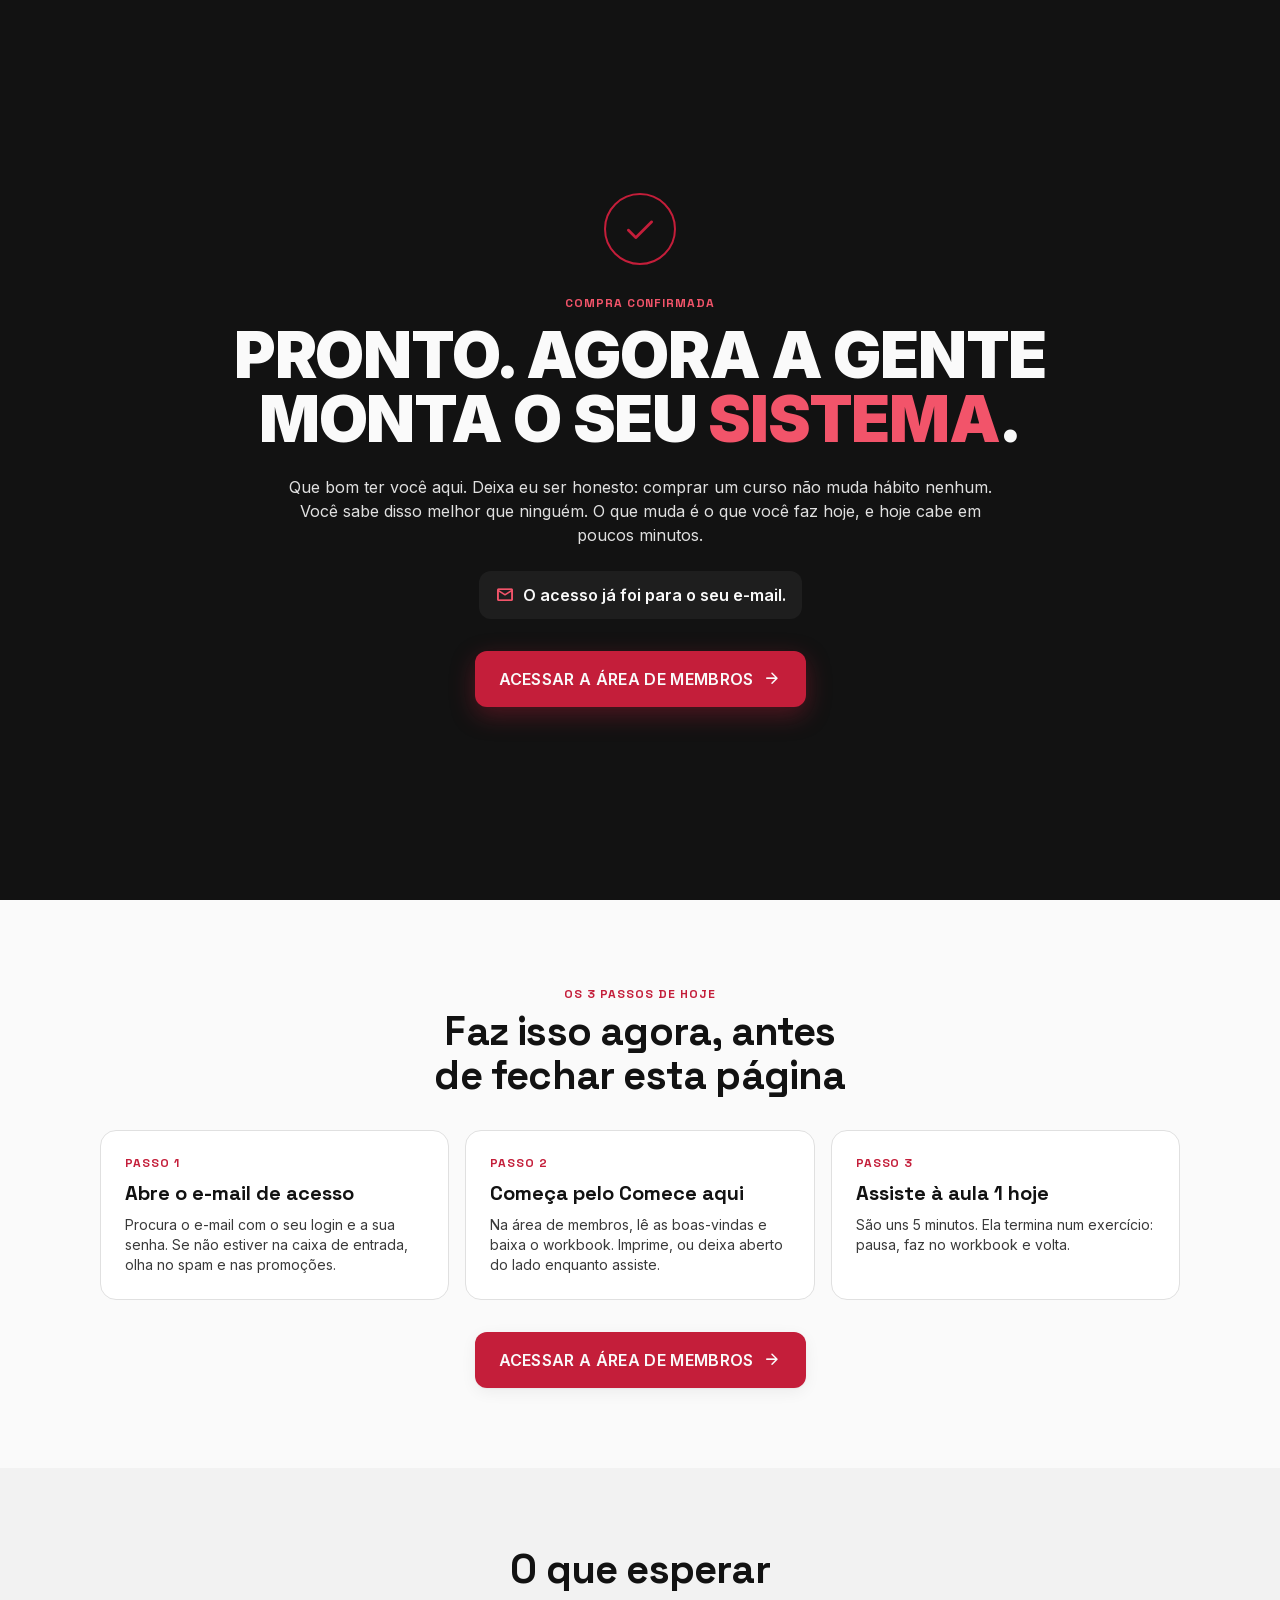
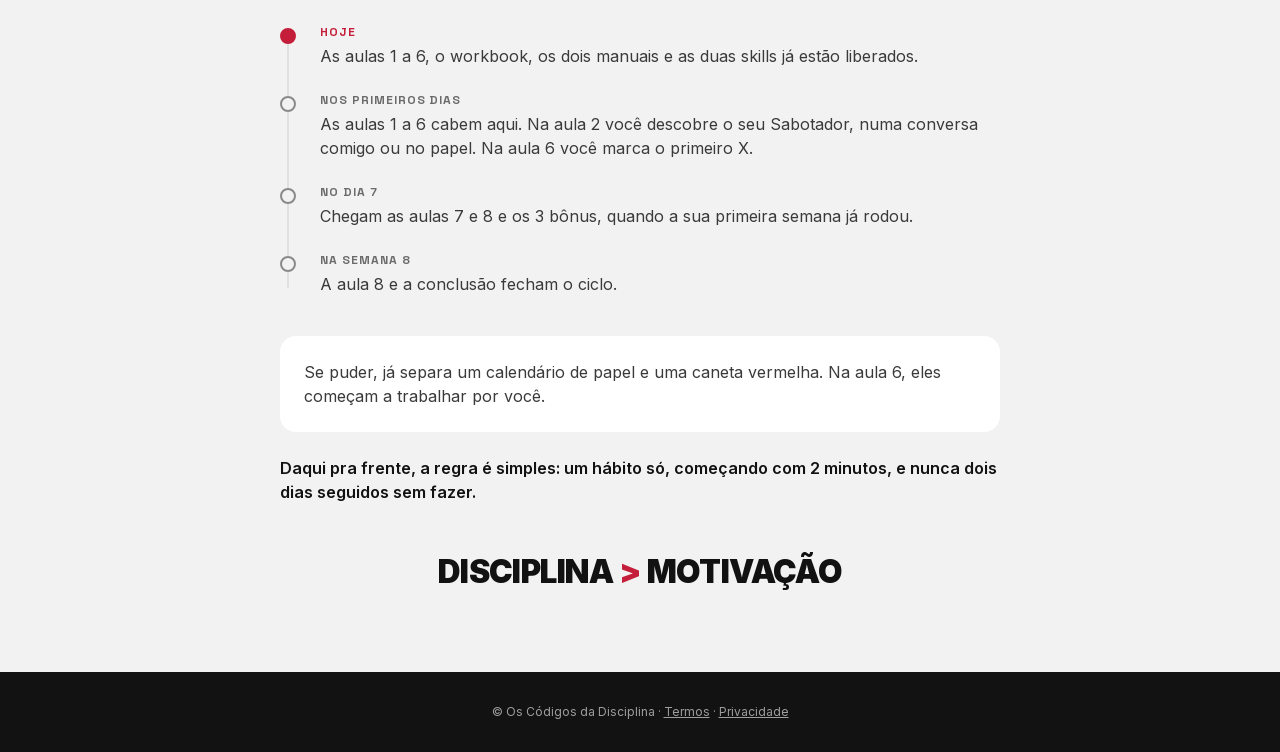
<file: obrigado.html>
<!doctype html>
<html lang="pt-BR">
<head>
<meta charset="utf-8">
<meta name="viewport" content="width=device-width, initial-scale=1, viewport-fit=cover">
<title>Compra confirmada · Os Códigos da Disciplina</title>
<meta name="description" content="Sua compra de Os Códigos da Disciplina foi confirmada. Veja como acessar o curso e o primeiro passo de hoje.">
<!-- página de obrigado: fora do Google -->
<meta name="robots" content="noindex, nofollow">
<meta name="theme-color" content="#121212">
<link rel="stylesheet" href="design_tokens.css">
<link rel="icon" href="img/favicon-32.png" sizes="32x32" type="image/png">
<link rel="apple-touch-icon" href="img/apple-touch-icon.png">
<link rel="preload" href="fonts/inter.woff2" as="font" type="font/woff2" crossorigin>
<link rel="preload" href="fonts/space-grotesk.woff2" as="font" type="font/woff2" crossorigin>
<link rel="preload" href="fonts/icones.woff2" as="font" type="font/woff2" crossorigin>
<style>
  /* =========================================================
     Página de obrigado · Os Códigos da Disciplina
     Usa só os tokens de design_tokens.css.
     Copy: 02.funil/03.obrigado/pagina_obrigado_codigos_disciplina.md
     ========================================================= */
  *, *::before, *::after { box-sizing: border-box; }
  html { -webkit-text-size-adjust: 100%; }
  body { margin: 0; background: var(--lk-surface); color: var(--lk-on-surface); font: var(--lk-body-l); -webkit-font-smoothing: antialiased; }
  h1, h2, h3, p, ul, ol { margin: 0; }
  ul, ol { padding: 0; list-style: none; }
  a { color: var(--lk-accent-text); }
  b { font-weight: 600; color: var(--lk-on-surface); }
  :focus-visible { outline: var(--lk-focus-width) solid var(--lk-focus); outline-offset: var(--lk-focus-offset); }
  .ms { font-family: "Lk Icones"; font-weight: normal; font-style: normal; font-size: var(--lk-icon-s); line-height: 1; letter-spacing: normal; text-transform: none; display: inline-block; white-space: nowrap; -webkit-font-feature-settings: "liga"; font-feature-settings: "liga"; flex: none; }

  .wrap { width: 100%; max-width: calc(var(--lk-container) + 2 * var(--lk-gutter)); margin: 0 auto; padding: 0 var(--lk-gutter); }
  .narrow { max-width: var(--lk-container-text); margin-left: auto; margin-right: auto; }
  .section { padding: var(--lk-section-y) 0; background: var(--lk-surface); }
  .section.band { background: var(--lk-surface-container); }

  .kicker { display: inline-block; font: var(--lk-kicker-font); letter-spacing: var(--lk-tracking-caps); text-transform: uppercase; color: var(--lk-kicker-color); }
  .head { text-align: center; margin-bottom: var(--lk-space-8); }
  .head .kicker { margin-bottom: var(--lk-kicker-gap); }
  .h2 { font: var(--lk-headline-m); letter-spacing: var(--lk-tracking-tight); text-wrap: balance; }
  @media (min-width: 840px) { .h2 { font: var(--lk-headline-l); letter-spacing: var(--lk-tracking-tight); } }

  /* botão principal (igual ao da página de vendas) */
  .btn { display: inline-flex; align-items: center; justify-content: center; gap: var(--lk-button-icon-gap); width: 100%; min-height: var(--lk-button-height-l); padding: var(--lk-space-3) var(--lk-button-padding-x); border: 0; border-radius: var(--lk-button-radius); background: var(--lk-primary); color: var(--lk-on-primary); font: var(--lk-button-font); letter-spacing: 0.02em; text-transform: uppercase; text-align: center; text-decoration: none; cursor: pointer; box-shadow: var(--lk-elevation-1); transition: background var(--lk-duration-short) var(--lk-ease-standard), box-shadow var(--lk-duration-medium) var(--lk-ease-standard), transform var(--lk-duration-medium) var(--lk-ease-standard); }
  .btn:hover { background: var(--lk-primary-hover); box-shadow: var(--lk-elevation-2); }
  .btn:active { box-shadow: var(--lk-elevation-1); transform: translateY(1px); }
  .lk-dark .btn { box-shadow: var(--lk-glow-primary); }
  .lk-dark .btn:hover { box-shadow: var(--lk-glow-primary-hover); }
  .btn .ms { transition: transform var(--lk-duration-medium) var(--lk-ease-standard); }
  .btn:hover .ms { transform: translateX(2px); }
  @media (min-width: 600px) { .btn { width: auto; min-width: var(--lk-button-min-width); } }
  .cta { margin-top: var(--lk-space-8); text-align: center; }

  /* =========================================================
     1. TOPO · a confirmação
     ========================================================= */
  /* tela inteira no celular e no computador, igual ao topo da página de vendas. Se o conteúdo for maior, a área cresce. */
  .hero { display: flex; align-items: center; min-height: 100svh; padding: var(--lk-space-12) 0; text-align: center; background: var(--lk-surface); }
  @media (min-width: 840px) { .hero { padding: var(--lk-space-8) 0; } }
  .done { width: 72px; height: 72px; margin: 0 auto var(--lk-space-6); border-radius: 50%; border: var(--lk-border-strong) solid var(--lk-primary); display: grid; place-content: center; color: var(--lk-primary); animation: pop var(--lk-duration-long) var(--lk-ease-emphasized-in) both; }
  .done .ms { font-size: 40px; font-variation-settings: "opsz" 40; }
  @keyframes pop { from { opacity: 0; transform: scale(.8); } }
  .hero .kicker { margin-bottom: var(--lk-space-3); }
  .hero h1 { font: var(--lk-hero); letter-spacing: var(--lk-tracking-tight); text-transform: uppercase; text-wrap: balance; max-width: 880px; margin: 0 auto; }
  .hero h1 em { font-style: normal; color: var(--lk-accent-text); }
  .hero .lead { margin-top: var(--lk-space-6); color: var(--lk-on-surface-variant); text-wrap: pretty; }
  .mail-note { display: inline-flex; align-items: center; gap: var(--lk-space-2); margin-top: var(--lk-space-6); padding: var(--lk-space-3) var(--lk-space-4); border-radius: var(--lk-radius-md); background: var(--lk-surface-container); font-weight: 600; }
  .mail-note .ms { color: var(--lk-accent-text); }

  /* =========================================================
     2. OS 3 PASSOS DE HOJE
     ========================================================= */
  .steps { display: grid; gap: var(--lk-card-gap); counter-reset: passo; }
  @media (min-width: 840px) { .steps { grid-template-columns: repeat(3, 1fr); } }
  .step { display: flex; flex-direction: column; gap: var(--lk-space-2); background: var(--lk-surface-lowest); border: var(--lk-border) solid var(--lk-outline-variant); border-radius: var(--lk-card-radius); padding: var(--lk-card-padding); }
  .step h3 { font: var(--lk-title-l); }
  .step p { font: var(--lk-body-m); color: var(--lk-on-surface-variant); }

  /* =========================================================
     3. O QUE ESPERAR · linha do tempo
     ========================================================= */
  .timeline { position: relative; display: grid; gap: var(--lk-space-6); }
  .timeline::before { content: ""; position: absolute; left: 7px; top: 8px; bottom: 8px; width: 2px; background: var(--lk-outline-variant); }
  .timeline li { position: relative; padding-left: var(--lk-space-10); }
  .timeline li::before { content: ""; position: absolute; left: 0; top: 4px; width: 16px; height: 16px; border-radius: 50%; background: var(--lk-surface-container); border: var(--lk-border-strong) solid var(--lk-outline); }
  .timeline li:first-child::before { background: var(--lk-primary); border-color: var(--lk-primary); }
  .timeline .when { display: block; font: var(--lk-label-m); letter-spacing: var(--lk-tracking-caps); text-transform: uppercase; color: var(--lk-on-surface-muted); margin-bottom: var(--lk-space-1); }
  .timeline li:first-child .when { color: var(--lk-accent-text); }
  .timeline p { color: var(--lk-on-surface-variant); }

  .tip { margin-top: var(--lk-space-10); padding: var(--lk-card-padding); border-radius: var(--lk-card-radius); background: var(--lk-surface-lowest); color: var(--lk-on-surface-variant); }
  .rule { margin-top: var(--lk-space-6); color: var(--lk-on-surface); font-weight: 600; }
  /* uma linha só: 20px no celular, 32px a partir de 600px */
  .sign { margin-top: var(--lk-space-12); text-align: center; font: 900 20px/28px var(--lk-font-text); letter-spacing: var(--lk-tracking-tight); text-transform: uppercase; white-space: nowrap; }
  @media (min-width: 600px) { .sign { font: 900 32px/40px var(--lk-font-text); letter-spacing: var(--lk-tracking-tight); } }
  .sign em { font-style: normal; color: var(--lk-accent-text); }

  /* rodapé */
  .footer { padding: var(--lk-space-8) 0 calc(var(--lk-space-8) + env(safe-area-inset-bottom)); background: var(--lk-surface); font: var(--lk-body-s); color: var(--lk-on-surface-muted); text-align: center; }
  .footer a { color: inherit; }
</style>
</head>
<body>

<!-- ======================= 1. TOPO ======================= -->
<header class="hero lk-dark">
  <div class="wrap">
    <div class="done" aria-hidden="true"><span class="ms">check</span></div>
    <span class="kicker">Compra confirmada</span>
    <h1>Pronto. Agora a gente monta o seu <em>sistema</em>.</h1>
    <div class="narrow">
      <p class="lead">Que bom ter você aqui. Deixa eu ser honesto: comprar um curso não muda hábito nenhum. Você sabe disso melhor que ninguém. O que muda é o que você faz hoje, e hoje cabe em poucos minutos.</p>
      <p class="mail-note"><span class="ms" aria-hidden="true">mail</span>O acesso já foi para o seu e-mail.</p>
    </div>
    <div class="cta">
      <a class="btn" href="https://aluno.cakto.com.br/app/area/codigos-disciplina">Acessar a área de membros <span class="ms" aria-hidden="true">arrow_forward</span></a>
    </div>
  </div>
</header>

<main>

<!-- ======================= 2. OS 3 PASSOS DE HOJE ======================= -->
<section class="section" aria-labelledby="t-passos">
  <div class="wrap">
    <div class="head narrow">
      <span class="kicker">Os 3 passos de hoje</span>
      <h2 class="h2" id="t-passos">Faz isso agora, antes de fechar esta página</h2>
    </div>
    <ol class="steps">
      <li class="step"><span class="kicker">Passo 1</span><h3>Abre o e-mail de acesso</h3><p>Procura o e-mail com o seu login e a sua senha. Se não estiver na caixa de entrada, olha no spam e nas promoções.</p></li>
      <li class="step"><span class="kicker">Passo 2</span><h3>Começa pelo Comece aqui</h3><p>Na área de membros, lê as boas-vindas e baixa o workbook. Imprime, ou deixa aberto do lado enquanto assiste.</p></li>
      <li class="step"><span class="kicker">Passo 3</span><h3>Assiste à aula 1 hoje</h3><p>São uns 5 minutos. Ela termina num exercício: pausa, faz no workbook e volta.</p></li>
    </ol>
    <div class="cta">
      <a class="btn" href="https://aluno.cakto.com.br/app/area/codigos-disciplina">Acessar a área de membros <span class="ms" aria-hidden="true">arrow_forward</span></a>
    </div>
  </div>
</section>

<!-- ======================= 3. O QUE ESPERAR ======================= -->
<section class="section band" aria-labelledby="t-esperar">
  <div class="wrap">
    <div class="narrow">
      <div class="head">
        <h2 class="h2" id="t-esperar">O que esperar</h2>
      </div>
      <ol class="timeline">
        <li><span class="when">Hoje</span><p>As aulas 1 a 6, o workbook, os dois manuais e as duas skills já estão liberados.</p></li>
        <li><span class="when">Nos primeiros dias</span><p>As aulas 1 a 6 cabem aqui. Na aula 2 você descobre o seu Sabotador, numa conversa comigo ou no papel. Na aula 6 você marca o primeiro X.</p></li>
        <li><span class="when">No dia 7</span><p>Chegam as aulas 7 e 8 e os 3 bônus, quando a sua primeira semana já rodou.</p></li>
        <li><span class="when">Na semana 8</span><p>A aula 8 e a conclusão fecham o ciclo.</p></li>
      </ol>
      <p class="tip">Se puder, já separa um calendário de papel e uma caneta vermelha. Na aula 6, eles começam a trabalhar por você.</p>
      <p class="rule">Daqui pra frente, a regra é simples: um hábito só, começando com 2 minutos, e nunca dois dias seguidos sem fazer.</p>
      <p class="sign">Disciplina <em>&gt;</em> Motivação</p>
    </div>
  </div>
</section>

</main>

<footer class="footer lk-dark">
  <div class="wrap">
    <p>© Os Códigos da Disciplina · <a href="termos.html">Termos</a> · <a href="privacidade.html">Privacidade</a></p>
  </div>
</footer>

<!-- Meta Pixel: só dispara no domínio publicado. Só PageView aqui: o evento de compra (Purchase) é enviado pela integração da Cakto, para não contar a venda duas vezes. -->
<script>
(function () {
  if (!/(^|\.)lukanero\.com\.br$/.test(location.hostname)) return;
  !function(f,b,e,v,n,t,s){if(f.fbq)return;n=f.fbq=function(){n.callMethod?n.callMethod.apply(n,arguments):n.queue.push(arguments)};if(!f._fbq)f._fbq=n;n.push=n;n.loaded=!0;n.version='2.0';n.queue=[];t=b.createElement(e);t.async=!0;t.src=v;s=b.getElementsByTagName(e)[0];s.parentNode.insertBefore(t,s)}(window,document,'script','https://connect.facebook.net/en_US/fbevents.js');
  fbq('init', '2618686061904510');
  fbq('track', 'PageView');
})();
</script>
</body>
</html>
</file>
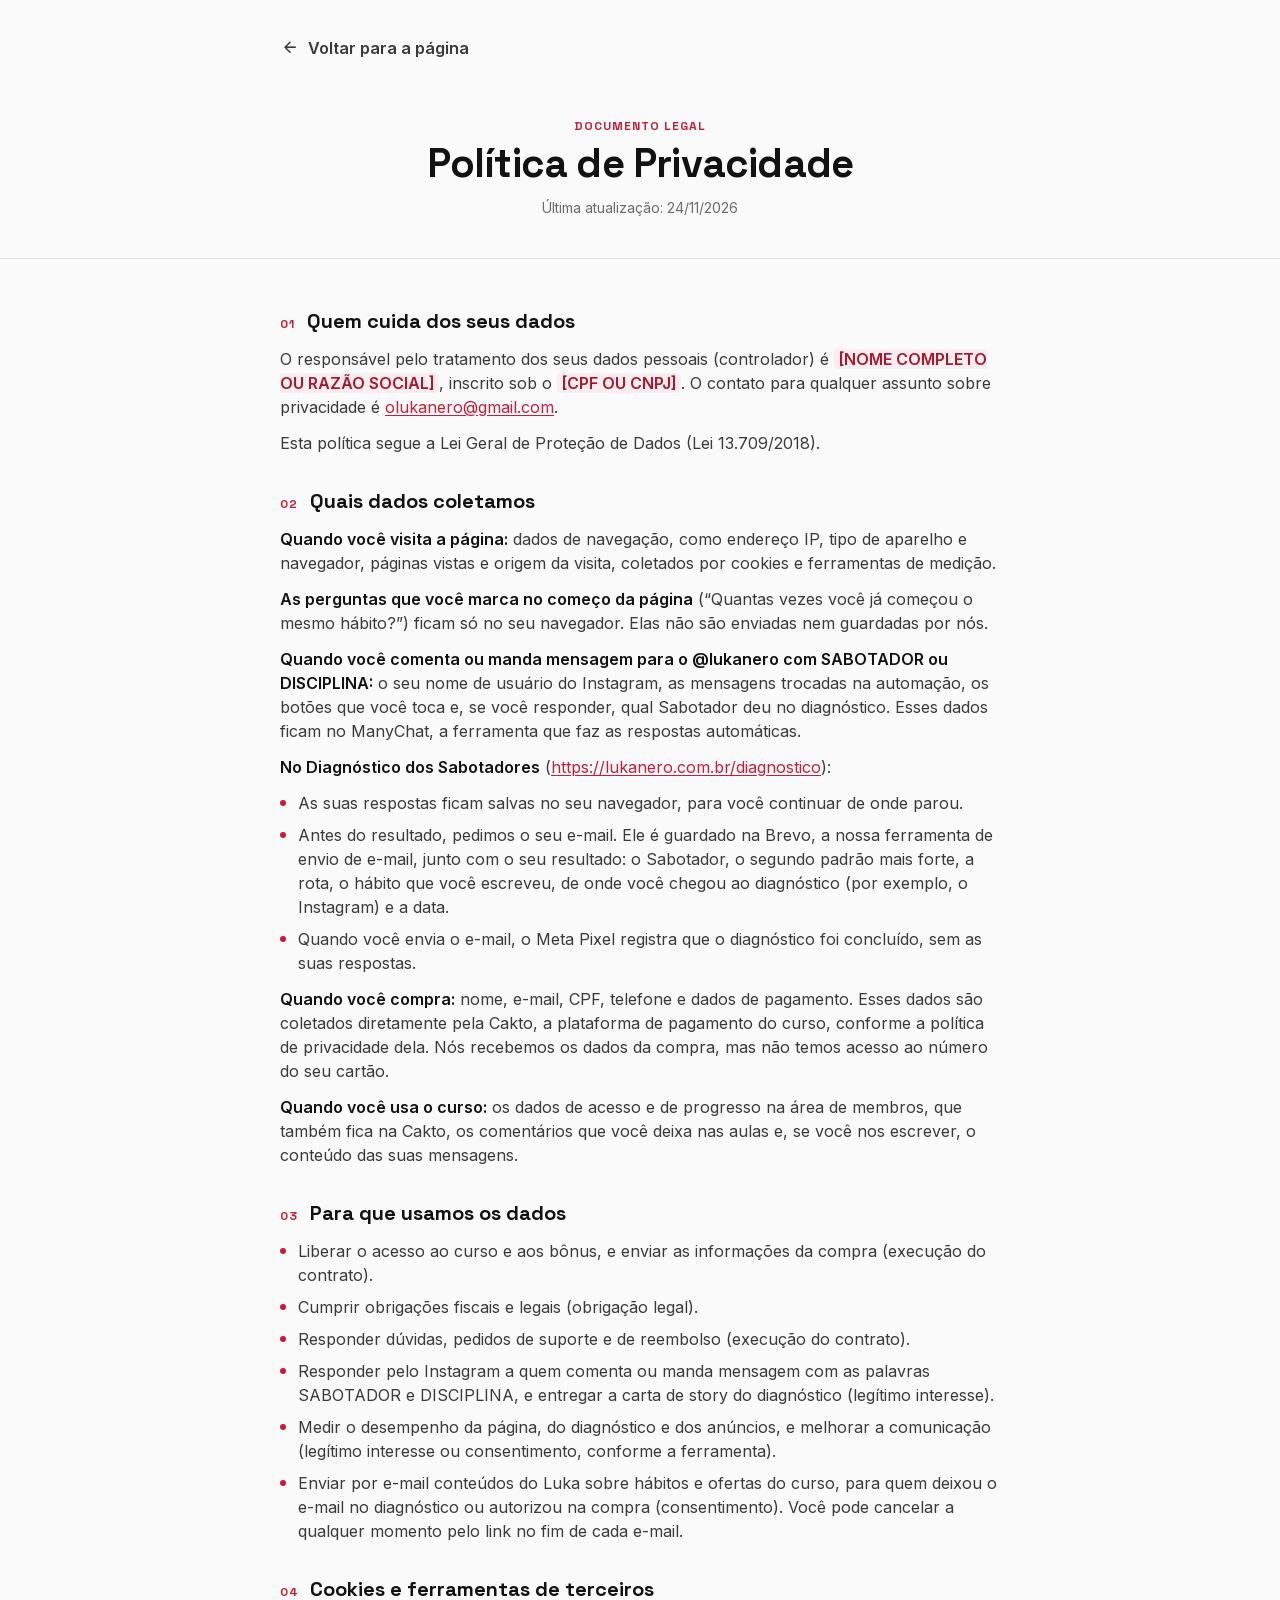
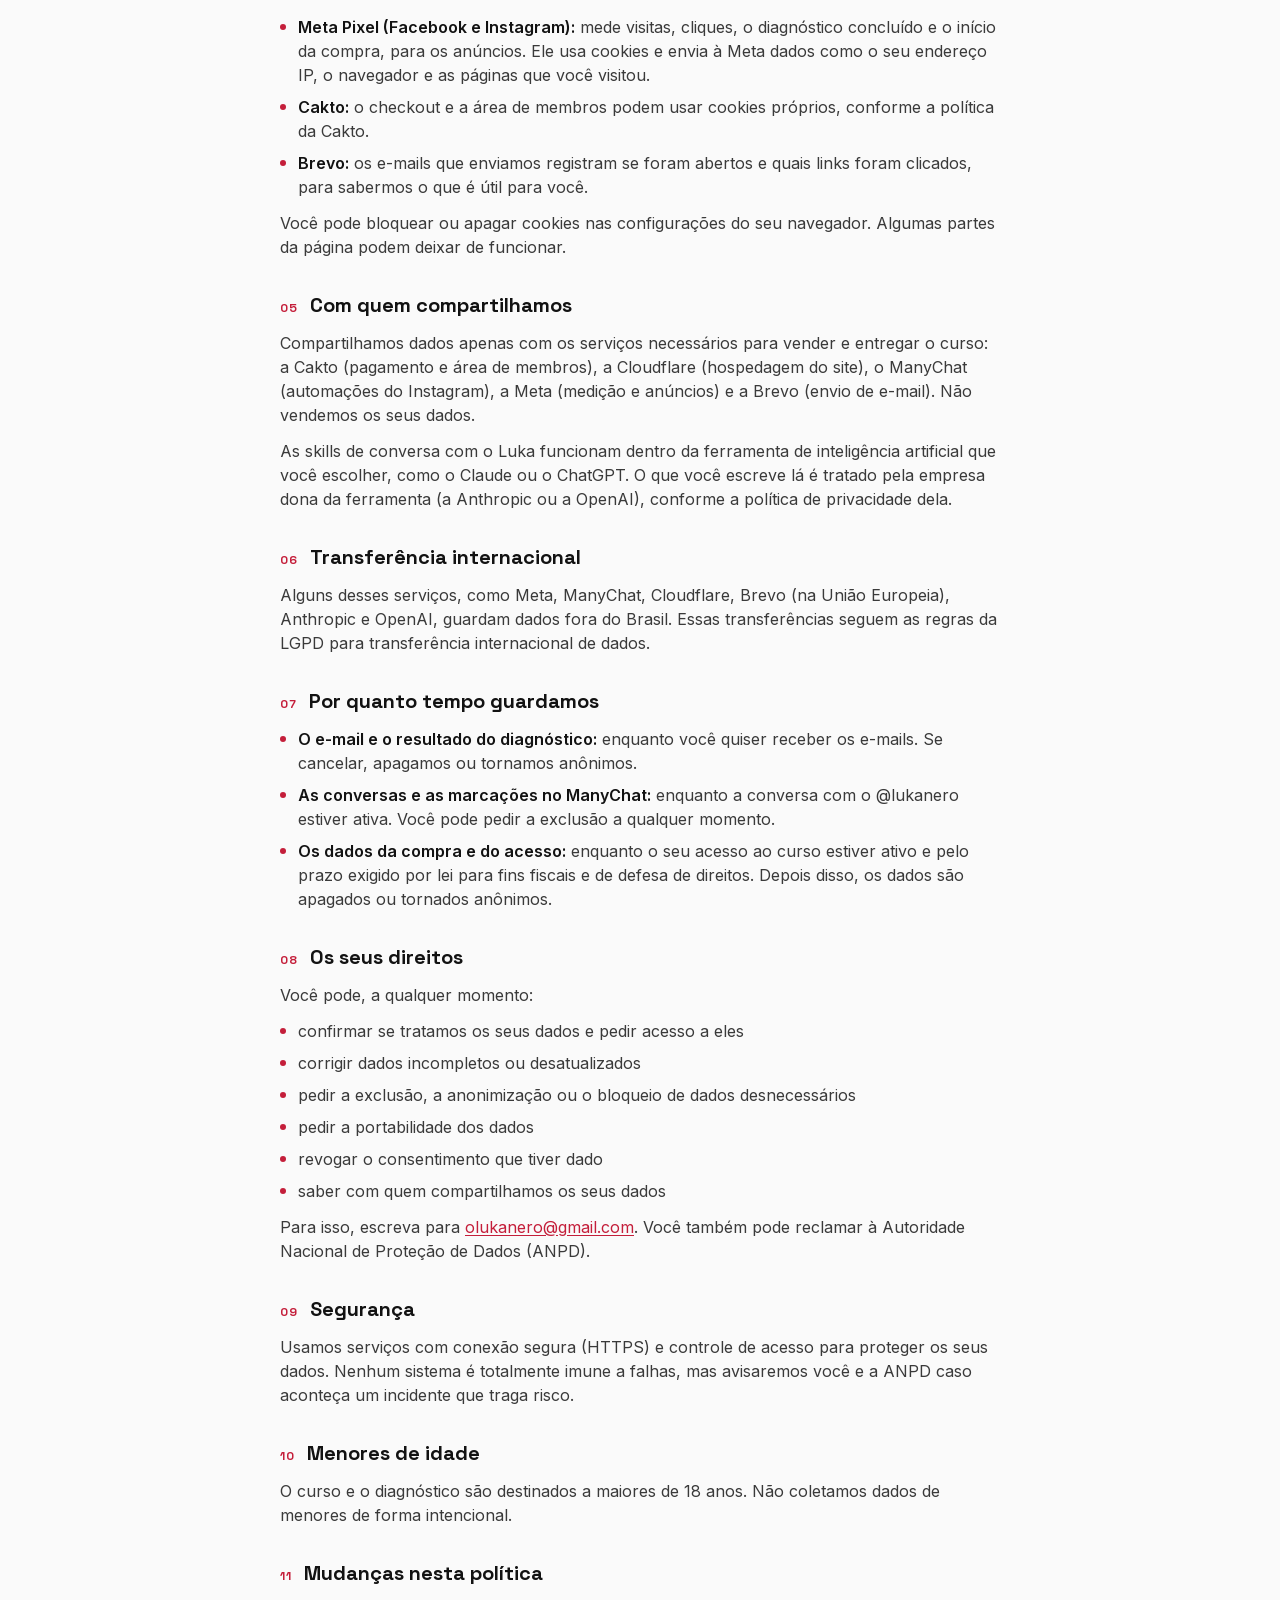
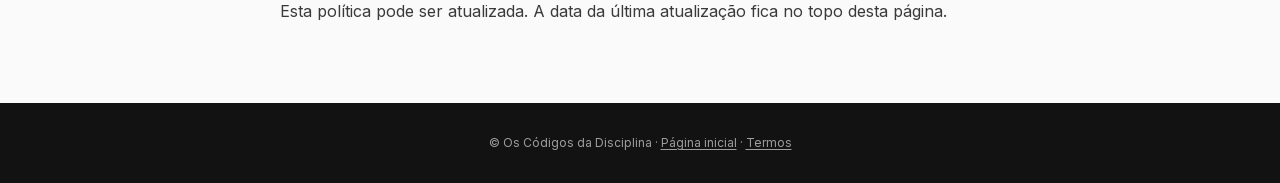
<file: privacidade.html>
<!doctype html>
<html lang="pt-BR">
<head>
<meta charset="utf-8">
<meta name="viewport" content="width=device-width, initial-scale=1, viewport-fit=cover">
<title>Política de privacidade · Os Códigos da Disciplina</title>
<meta name="description" content="Como Os Códigos da Disciplina coleta, usa e protege os seus dados, conforme a LGPD.">
<meta name="theme-color" content="#FAFAFA">
<link rel="stylesheet" href="design_tokens.css">
<link rel="icon" href="img/favicon-32.png" sizes="32x32" type="image/png">
<link rel="apple-touch-icon" href="img/apple-touch-icon.png">
<link rel="preload" href="fonts/inter.woff2" as="font" type="font/woff2" crossorigin>
<link rel="preload" href="fonts/space-grotesk.woff2" as="font" type="font/woff2" crossorigin>
<link rel="preload" href="fonts/icones.woff2" as="font" type="font/woff2" crossorigin>
<style>
  /* =========================================================
     Página legal · Os Códigos da Disciplina
     Gerada a partir de 02.funil/04.outras. Usa só os tokens.
     Formato: design_system_lukanero.md, seção Formatos
     ========================================================= */
  *, *::before, *::after { box-sizing: border-box; }
  html { -webkit-text-size-adjust: 100%; }
  body { margin: 0; background: var(--lk-surface); color: var(--lk-on-surface); font: var(--lk-body-l); -webkit-font-smoothing: antialiased; }
  h1, h2, p, ul { margin: 0; }
  a { color: var(--lk-accent-text); text-underline-offset: 2px; }
  b { font-weight: 600; color: var(--lk-on-surface); }
  :focus-visible { outline: var(--lk-focus-width) solid var(--lk-focus); outline-offset: var(--lk-focus-offset); }
  .ms { font-family: "Lk Icones"; font-weight: normal; font-style: normal; font-size: var(--lk-icon-s); line-height: 1; display: inline-block; white-space: nowrap; -webkit-font-feature-settings: "liga"; font-feature-settings: "liga"; }
  .wrap { max-width: calc(var(--lk-container-text) + 2 * var(--lk-gutter)); margin: 0 auto; padding: 0 var(--lk-gutter); }

  /* topo */
  .legal-top { padding: var(--lk-space-6) 0 var(--lk-space-10); border-bottom: var(--lk-border) solid var(--lk-outline-variant); }
  .back { position: relative; display: inline-flex; align-items: center; gap: var(--lk-space-2); min-height: var(--lk-touch); padding: 0 var(--lk-space-3); margin-left: calc(-1 * var(--lk-space-3)); border-radius: var(--lk-radius-md); font: var(--lk-label-l); color: var(--lk-on-surface-variant); text-decoration: none; }
  .back:hover { background: color-mix(in srgb, var(--lk-on-surface) var(--lk-state-hover), transparent); color: var(--lk-on-surface); }
  .legal-head { text-align: center; margin-top: var(--lk-space-10); }
  .kicker { display: inline-block; font: var(--lk-kicker-font); letter-spacing: var(--lk-tracking-caps); text-transform: uppercase; color: var(--lk-kicker-color); margin-bottom: var(--lk-kicker-gap); }
  h1 { font: var(--lk-headline-m); letter-spacing: var(--lk-tracking-tight); }
  .date { margin-top: var(--lk-space-3); font: var(--lk-body-m); color: var(--lk-on-surface-muted); }
  @media (min-width: 840px) { h1 { font: var(--lk-headline-l); letter-spacing: var(--lk-tracking-tight); } }

  /* corpo */
  /* main.wrap: a classe .wrap zeraria o espaço de cima e de baixo */
  main.wrap { padding-top: var(--lk-space-4); padding-bottom: var(--lk-section-y); }
  .legal-sec { padding-top: var(--lk-space-8); scroll-margin-top: var(--lk-space-6); }
  .legal-sec h2 { display: flex; align-items: baseline; gap: var(--lk-space-3); font: var(--lk-title-l); margin-bottom: var(--lk-space-3); }
  .legal-sec h2 .num { font: var(--lk-label-m); letter-spacing: var(--lk-tracking-caps); color: var(--lk-accent-text); flex: none; }
  .legal-sec p, .legal-sec li { color: var(--lk-on-surface-variant); }
  .legal-sec p + p, .legal-sec ul + p, .legal-sec p + ul { margin-top: var(--lk-space-3); }
  .legal-sec ul { padding: 0; list-style: none; display: grid; gap: var(--lk-space-2); }
  .legal-sec li { display: flex; gap: var(--lk-space-3); }
  .legal-sec li::before { content: ""; flex: none; width: 6px; height: 6px; border-radius: 50%; background: var(--lk-primary); margin-top: 9px; }
  .legal-sec a { overflow-wrap: anywhere; }
  .todo { background: var(--lk-primary-container); color: var(--lk-on-primary-container); font-weight: 600; padding: 0 4px; border-radius: var(--lk-radius-xs); }

  /* rodapé */
  .footer { padding: var(--lk-space-8) 0 calc(var(--lk-space-8) + env(safe-area-inset-bottom)); background: var(--lk-surface); font: var(--lk-body-s); color: var(--lk-on-surface-muted); text-align: center; }
  .footer a { color: inherit; }
</style>
</head>
<body>

<header class="legal-top">
  <div class="wrap">
    <a class="back" href="index.html"><span class="ms" aria-hidden="true">arrow_back</span>Voltar para a página</a>
    <div class="legal-head">
      <span class="kicker">Documento legal</span>
      <h1>Política de Privacidade</h1>
      <p class="date">Última atualização: 24/11/2026</p>
    </div>
  </div>
</header>

<main class="wrap">
    <section class="legal-sec" aria-labelledby="s1">
      <h2 id="s1"><span class="num">01</span>Quem cuida dos seus dados</h2>
      <p>O responsável pelo tratamento dos seus dados pessoais (controlador) é <mark class="todo">[NOME COMPLETO OU RAZÃO SOCIAL]</mark>, inscrito sob o <mark class="todo">[CPF OU CNPJ]</mark>. O contato para qualquer assunto sobre privacidade é <a href="mailto:olukanero@gmail.com">olukanero@gmail.com</a>.</p>
      <p>Esta política segue a Lei Geral de Proteção de Dados (Lei 13.709/2018).</p>
    </section>

    <section class="legal-sec" aria-labelledby="s2">
      <h2 id="s2"><span class="num">02</span>Quais dados coletamos</h2>
      <p><b>Quando você visita a página:</b> dados de navegação, como endereço IP, tipo de aparelho e navegador, páginas vistas e origem da visita, coletados por cookies e ferramentas de medição.</p>
      <p><b>As perguntas que você marca no começo da página</b> (“Quantas vezes você já começou o mesmo hábito?”) ficam só no seu navegador. Elas não são enviadas nem guardadas por nós.</p>
      <p><b>Quando você comenta ou manda mensagem para o @lukanero com SABOTADOR ou DISCIPLINA:</b> o seu nome de usuário do Instagram, as mensagens trocadas na automação, os botões que você toca e, se você responder, qual Sabotador deu no diagnóstico. Esses dados ficam no ManyChat, a ferramenta que faz as respostas automáticas.</p>
      <p><b>No Diagnóstico dos Sabotadores</b> (<a href="https://lukanero.com.br/diagnostico">https://lukanero.com.br/diagnostico</a>):</p>
      <ul>
        <li><span>As suas respostas ficam salvas no seu navegador, para você continuar de onde parou.</span></li>
        <li><span>Antes do resultado, pedimos o seu e-mail. Ele é guardado na Brevo, a nossa ferramenta de envio de e-mail, junto com o seu resultado: o Sabotador, o segundo padrão mais forte, a rota, o hábito que você escreveu, de onde você chegou ao diagnóstico (por exemplo, o Instagram) e a data.</span></li>
        <li><span>Quando você envia o e-mail, o Meta Pixel registra que o diagnóstico foi concluído, sem as suas respostas.</span></li>
      </ul>
      <p><b>Quando você compra:</b> nome, e-mail, CPF, telefone e dados de pagamento. Esses dados são coletados diretamente pela Cakto, a plataforma de pagamento do curso, conforme a política de privacidade dela. Nós recebemos os dados da compra, mas não temos acesso ao número do seu cartão.</p>
      <p><b>Quando você usa o curso:</b> os dados de acesso e de progresso na área de membros, que também fica na Cakto, os comentários que você deixa nas aulas e, se você nos escrever, o conteúdo das suas mensagens.</p>
    </section>

    <section class="legal-sec" aria-labelledby="s3">
      <h2 id="s3"><span class="num">03</span>Para que usamos os dados</h2>
      <ul>
        <li><span>Liberar o acesso ao curso e aos bônus, e enviar as informações da compra (execução do contrato).</span></li>
        <li><span>Cumprir obrigações fiscais e legais (obrigação legal).</span></li>
        <li><span>Responder dúvidas, pedidos de suporte e de reembolso (execução do contrato).</span></li>
        <li><span>Responder pelo Instagram a quem comenta ou manda mensagem com as palavras SABOTADOR e DISCIPLINA, e entregar a carta de story do diagnóstico (legítimo interesse).</span></li>
        <li><span>Medir o desempenho da página, do diagnóstico e dos anúncios, e melhorar a comunicação (legítimo interesse ou consentimento, conforme a ferramenta).</span></li>
        <li><span>Enviar por e-mail conteúdos do Luka sobre hábitos e ofertas do curso, para quem deixou o e-mail no diagnóstico ou autorizou na compra (consentimento). Você pode cancelar a qualquer momento pelo link no fim de cada e-mail.</span></li>
      </ul>
    </section>

    <section class="legal-sec" aria-labelledby="s4">
      <h2 id="s4"><span class="num">04</span>Cookies e ferramentas de terceiros</h2>
      <ul>
        <li><span><b>Meta Pixel (Facebook e Instagram):</b> mede visitas, cliques, o diagnóstico concluído e o início da compra, para os anúncios. Ele usa cookies e envia à Meta dados como o seu endereço IP, o navegador e as páginas que você visitou.</span></li>
        <li><span><b>Cakto:</b> o checkout e a área de membros podem usar cookies próprios, conforme a política da Cakto.</span></li>
        <li><span><b>Brevo:</b> os e-mails que enviamos registram se foram abertos e quais links foram clicados, para sabermos o que é útil para você.</span></li>
      </ul>
      <p>Você pode bloquear ou apagar cookies nas configurações do seu navegador. Algumas partes da página podem deixar de funcionar.</p>
    </section>

    <section class="legal-sec" aria-labelledby="s5">
      <h2 id="s5"><span class="num">05</span>Com quem compartilhamos</h2>
      <p>Compartilhamos dados apenas com os serviços necessários para vender e entregar o curso: a Cakto (pagamento e área de membros), a Cloudflare (hospedagem do site), o ManyChat (automações do Instagram), a Meta (medição e anúncios) e a Brevo (envio de e-mail). Não vendemos os seus dados.</p>
      <p>As skills de conversa com o Luka funcionam dentro da ferramenta de inteligência artificial que você escolher, como o Claude ou o ChatGPT. O que você escreve lá é tratado pela empresa dona da ferramenta (a Anthropic ou a OpenAI), conforme a política de privacidade dela.</p>
    </section>

    <section class="legal-sec" aria-labelledby="s6">
      <h2 id="s6"><span class="num">06</span>Transferência internacional</h2>
      <p>Alguns desses serviços, como Meta, ManyChat, Cloudflare, Brevo (na União Europeia), Anthropic e OpenAI, guardam dados fora do Brasil. Essas transferências seguem as regras da LGPD para transferência internacional de dados.</p>
    </section>

    <section class="legal-sec" aria-labelledby="s7">
      <h2 id="s7"><span class="num">07</span>Por quanto tempo guardamos</h2>
      <ul>
        <li><span><b>O e-mail e o resultado do diagnóstico:</b> enquanto você quiser receber os e-mails. Se cancelar, apagamos ou tornamos anônimos.</span></li>
        <li><span><b>As conversas e as marcações no ManyChat:</b> enquanto a conversa com o @lukanero estiver ativa. Você pode pedir a exclusão a qualquer momento.</span></li>
        <li><span><b>Os dados da compra e do acesso:</b> enquanto o seu acesso ao curso estiver ativo e pelo prazo exigido por lei para fins fiscais e de defesa de direitos. Depois disso, os dados são apagados ou tornados anônimos.</span></li>
      </ul>
    </section>

    <section class="legal-sec" aria-labelledby="s8">
      <h2 id="s8"><span class="num">08</span>Os seus direitos</h2>
      <p>Você pode, a qualquer momento:</p>
      <ul>
        <li><span>confirmar se tratamos os seus dados e pedir acesso a eles</span></li>
        <li><span>corrigir dados incompletos ou desatualizados</span></li>
        <li><span>pedir a exclusão, a anonimização ou o bloqueio de dados desnecessários</span></li>
        <li><span>pedir a portabilidade dos dados</span></li>
        <li><span>revogar o consentimento que tiver dado</span></li>
        <li><span>saber com quem compartilhamos os seus dados</span></li>
      </ul>
      <p>Para isso, escreva para <a href="mailto:olukanero@gmail.com">olukanero@gmail.com</a>. Você também pode reclamar à Autoridade Nacional de Proteção de Dados (ANPD).</p>
    </section>

    <section class="legal-sec" aria-labelledby="s9">
      <h2 id="s9"><span class="num">09</span>Segurança</h2>
      <p>Usamos serviços com conexão segura (HTTPS) e controle de acesso para proteger os seus dados. Nenhum sistema é totalmente imune a falhas, mas avisaremos você e a ANPD caso aconteça um incidente que traga risco.</p>
    </section>

    <section class="legal-sec" aria-labelledby="s10">
      <h2 id="s10"><span class="num">10</span>Menores de idade</h2>
      <p>O curso e o diagnóstico são destinados a maiores de 18 anos. Não coletamos dados de menores de forma intencional.</p>
    </section>

    <section class="legal-sec" aria-labelledby="s11">
      <h2 id="s11"><span class="num">11</span>Mudanças nesta política</h2>
      <p>Esta política pode ser atualizada. A data da última atualização fica no topo desta página.</p>
    </section>
</main>

<footer class="footer lk-dark">
  <div class="wrap">
    <p>© Os Códigos da Disciplina · <a href="index.html">Página inicial</a> · <a href="termos.html">Termos</a></p>
  </div>
</footer>

<!-- Meta Pixel: só dispara no domínio publicado -->
<script>
(function () {
  if (!/(^|\.)lukanero\.com\.br$/.test(location.hostname)) return;
  !function(f,b,e,v,n,t,s){if(f.fbq)return;n=f.fbq=function(){n.callMethod?n.callMethod.apply(n,arguments):n.queue.push(arguments)};if(!f._fbq)f._fbq=n;n.push=n;n.loaded=!0;n.version='2.0';n.queue=[];t=b.createElement(e);t.async=!0;t.src=v;s=b.getElementsByTagName(e)[0];s.parentNode.insertBefore(t,s)}(window,document,'script','https://connect.facebook.net/en_US/fbevents.js');
  fbq('init', '2618686061904510');
  fbq('track', 'PageView');
})();
</script>
</body>
</html>
</file>
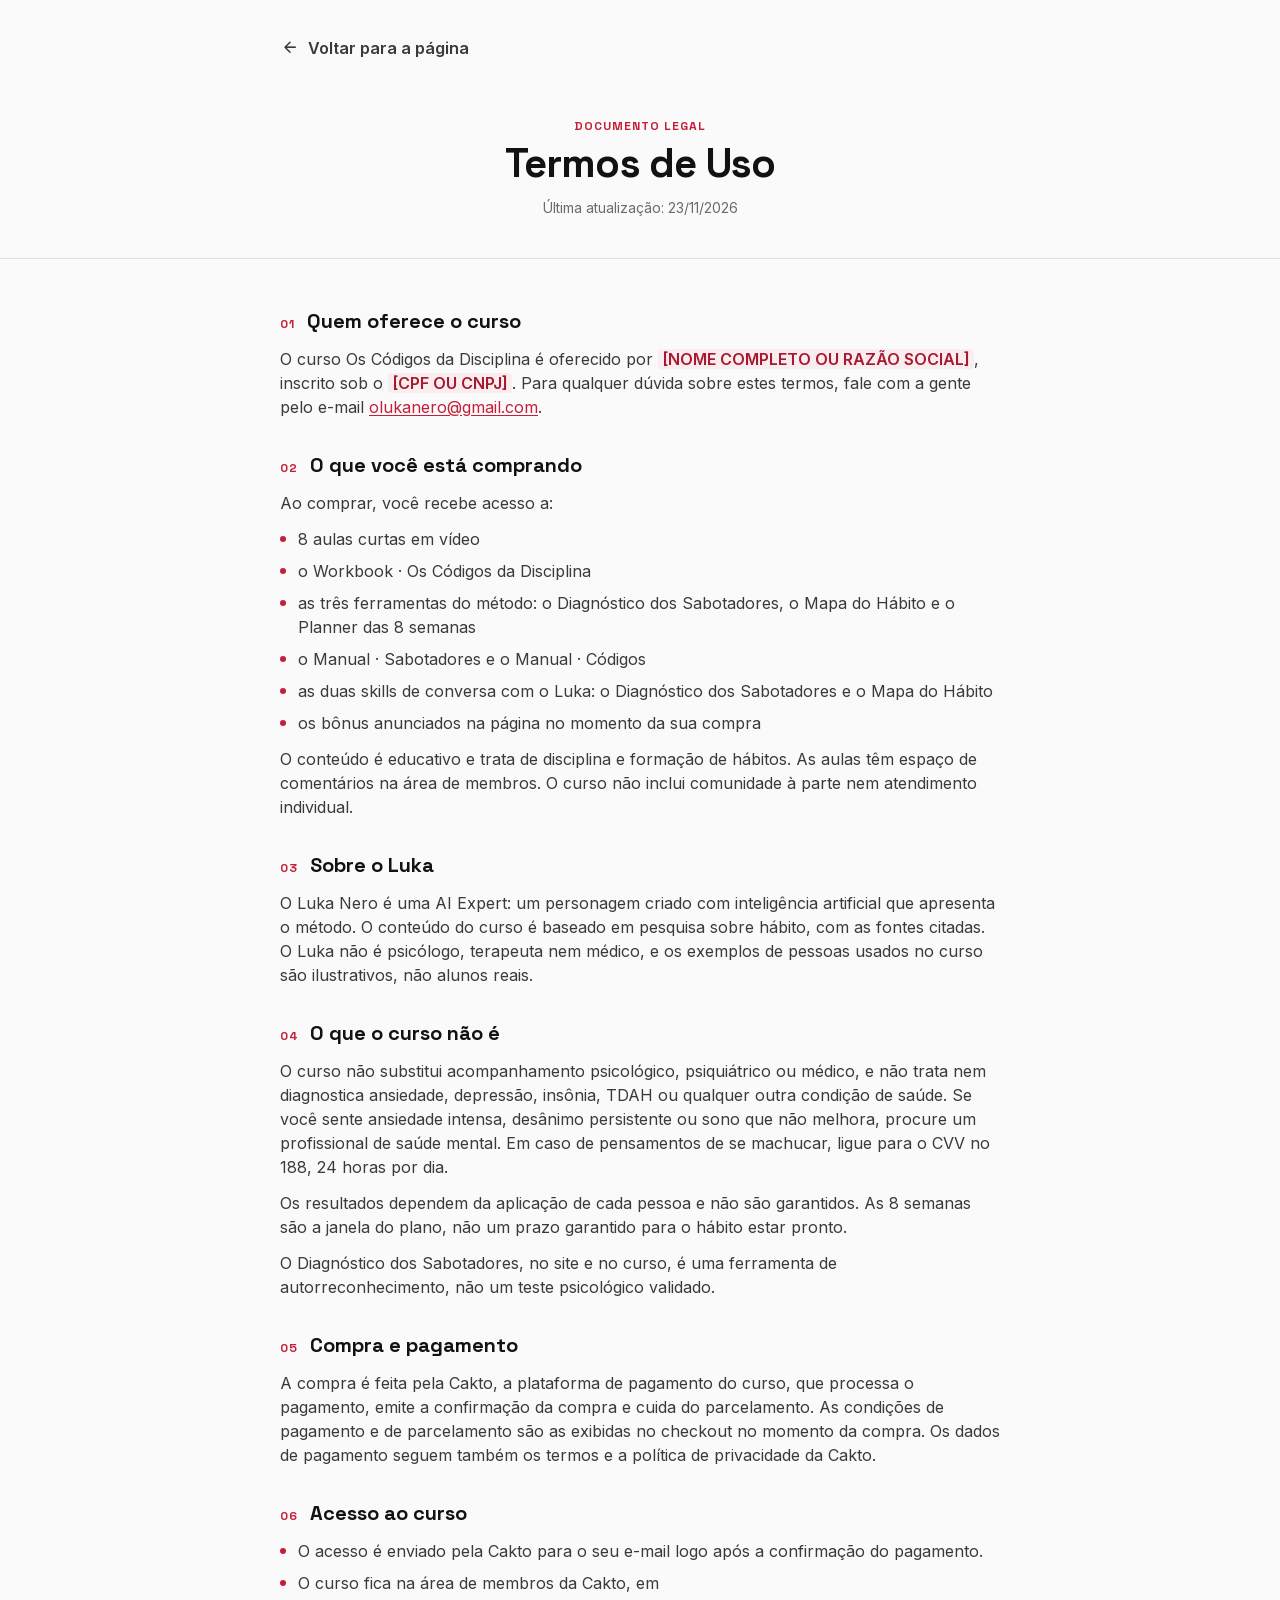
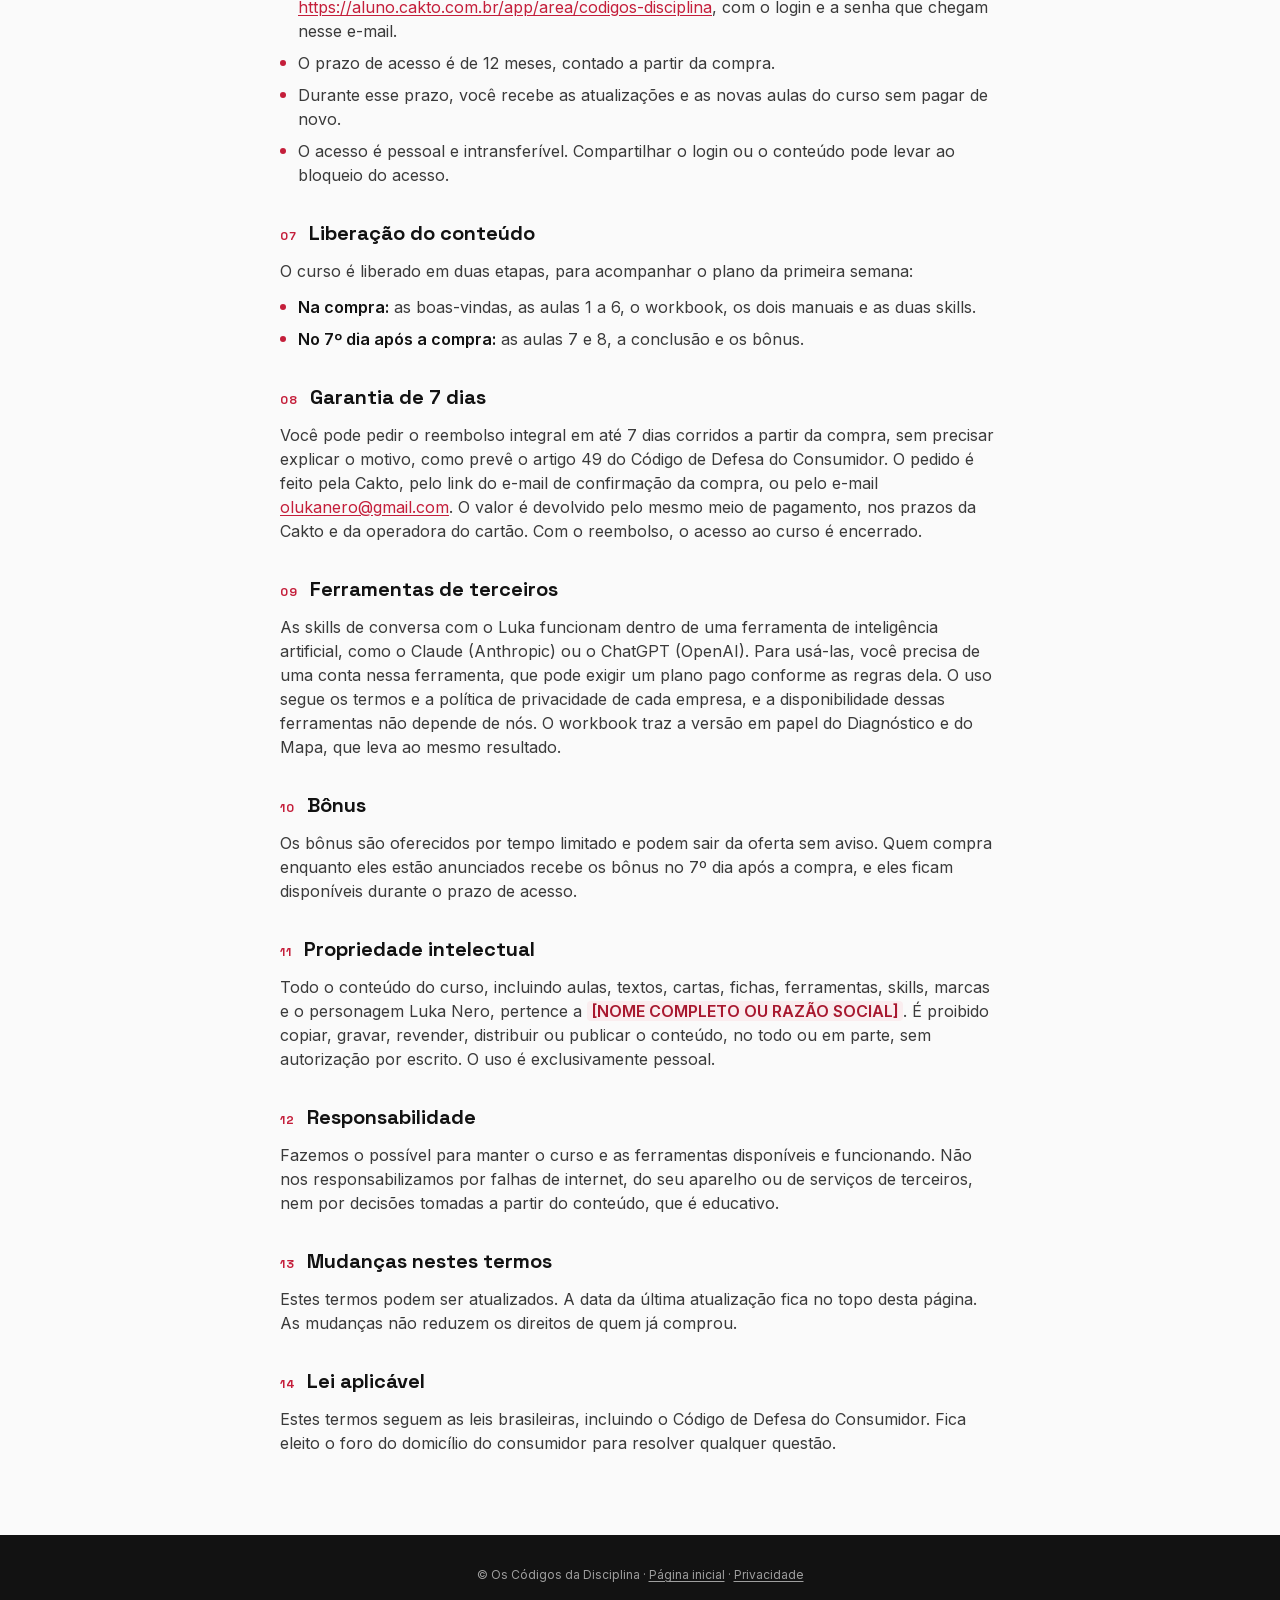
<file: termos.html>
<!doctype html>
<html lang="pt-BR">
<head>
<meta charset="utf-8">
<meta name="viewport" content="width=device-width, initial-scale=1, viewport-fit=cover">
<title>Termos de uso · Os Códigos da Disciplina</title>
<meta name="description" content="Os termos de uso do curso Os Códigos da Disciplina: acesso, liberação, garantia, bônus e limites do curso.">
<meta name="theme-color" content="#FAFAFA">
<link rel="stylesheet" href="design_tokens.css">
<link rel="icon" href="img/favicon-32.png" sizes="32x32" type="image/png">
<link rel="apple-touch-icon" href="img/apple-touch-icon.png">
<link rel="preload" href="fonts/inter.woff2" as="font" type="font/woff2" crossorigin>
<link rel="preload" href="fonts/space-grotesk.woff2" as="font" type="font/woff2" crossorigin>
<link rel="preload" href="fonts/icones.woff2" as="font" type="font/woff2" crossorigin>
<style>
  /* =========================================================
     Página legal · Os Códigos da Disciplina
     Gerada a partir de 02.funil/04.outras. Usa só os tokens.
     Formato: design_system_lukanero.md, seção Formatos
     ========================================================= */
  *, *::before, *::after { box-sizing: border-box; }
  html { -webkit-text-size-adjust: 100%; }
  body { margin: 0; background: var(--lk-surface); color: var(--lk-on-surface); font: var(--lk-body-l); -webkit-font-smoothing: antialiased; }
  h1, h2, p, ul { margin: 0; }
  a { color: var(--lk-accent-text); text-underline-offset: 2px; }
  b { font-weight: 600; color: var(--lk-on-surface); }
  :focus-visible { outline: var(--lk-focus-width) solid var(--lk-focus); outline-offset: var(--lk-focus-offset); }
  .ms { font-family: "Lk Icones"; font-weight: normal; font-style: normal; font-size: var(--lk-icon-s); line-height: 1; display: inline-block; white-space: nowrap; -webkit-font-feature-settings: "liga"; font-feature-settings: "liga"; }
  .wrap { max-width: calc(var(--lk-container-text) + 2 * var(--lk-gutter)); margin: 0 auto; padding: 0 var(--lk-gutter); }

  /* topo */
  .legal-top { padding: var(--lk-space-6) 0 var(--lk-space-10); border-bottom: var(--lk-border) solid var(--lk-outline-variant); }
  .back { position: relative; display: inline-flex; align-items: center; gap: var(--lk-space-2); min-height: var(--lk-touch); padding: 0 var(--lk-space-3); margin-left: calc(-1 * var(--lk-space-3)); border-radius: var(--lk-radius-md); font: var(--lk-label-l); color: var(--lk-on-surface-variant); text-decoration: none; }
  .back:hover { background: color-mix(in srgb, var(--lk-on-surface) var(--lk-state-hover), transparent); color: var(--lk-on-surface); }
  .legal-head { text-align: center; margin-top: var(--lk-space-10); }
  .kicker { display: inline-block; font: var(--lk-kicker-font); letter-spacing: var(--lk-tracking-caps); text-transform: uppercase; color: var(--lk-kicker-color); margin-bottom: var(--lk-kicker-gap); }
  h1 { font: var(--lk-headline-m); letter-spacing: var(--lk-tracking-tight); }
  .date { margin-top: var(--lk-space-3); font: var(--lk-body-m); color: var(--lk-on-surface-muted); }
  @media (min-width: 840px) { h1 { font: var(--lk-headline-l); letter-spacing: var(--lk-tracking-tight); } }

  /* corpo */
  /* main.wrap: a classe .wrap zeraria o espaço de cima e de baixo */
  main.wrap { padding-top: var(--lk-space-4); padding-bottom: var(--lk-section-y); }
  .legal-sec { padding-top: var(--lk-space-8); scroll-margin-top: var(--lk-space-6); }
  .legal-sec h2 { display: flex; align-items: baseline; gap: var(--lk-space-3); font: var(--lk-title-l); margin-bottom: var(--lk-space-3); }
  .legal-sec h2 .num { font: var(--lk-label-m); letter-spacing: var(--lk-tracking-caps); color: var(--lk-accent-text); flex: none; }
  .legal-sec p, .legal-sec li { color: var(--lk-on-surface-variant); }
  .legal-sec p + p, .legal-sec ul + p, .legal-sec p + ul { margin-top: var(--lk-space-3); }
  .legal-sec ul { padding: 0; list-style: none; display: grid; gap: var(--lk-space-2); }
  .legal-sec li { display: flex; gap: var(--lk-space-3); }
  .legal-sec li::before { content: ""; flex: none; width: 6px; height: 6px; border-radius: 50%; background: var(--lk-primary); margin-top: 9px; }
  .legal-sec a { overflow-wrap: anywhere; }
  .todo { background: var(--lk-primary-container); color: var(--lk-on-primary-container); font-weight: 600; padding: 0 4px; border-radius: var(--lk-radius-xs); }

  /* rodapé */
  .footer { padding: var(--lk-space-8) 0 calc(var(--lk-space-8) + env(safe-area-inset-bottom)); background: var(--lk-surface); font: var(--lk-body-s); color: var(--lk-on-surface-muted); text-align: center; }
  .footer a { color: inherit; }
</style>
</head>
<body>

<header class="legal-top">
  <div class="wrap">
    <a class="back" href="index.html"><span class="ms" aria-hidden="true">arrow_back</span>Voltar para a página</a>
    <div class="legal-head">
      <span class="kicker">Documento legal</span>
      <h1>Termos de Uso</h1>
      <p class="date">Última atualização: 23/11/2026</p>
    </div>
  </div>
</header>

<main class="wrap">
    <section class="legal-sec" aria-labelledby="s1">
      <h2 id="s1"><span class="num">01</span>Quem oferece o curso</h2>
      <p>O curso Os Códigos da Disciplina é oferecido por <mark class="todo">[NOME COMPLETO OU RAZÃO SOCIAL]</mark>, inscrito sob o <mark class="todo">[CPF OU CNPJ]</mark>. Para qualquer dúvida sobre estes termos, fale com a gente pelo e-mail <a href="mailto:olukanero@gmail.com">olukanero@gmail.com</a>.</p>
    </section>

    <section class="legal-sec" aria-labelledby="s2">
      <h2 id="s2"><span class="num">02</span>O que você está comprando</h2>
      <p>Ao comprar, você recebe acesso a:</p>
      <ul>
        <li><span>8 aulas curtas em vídeo</span></li>
        <li><span>o Workbook · Os Códigos da Disciplina</span></li>
        <li><span>as três ferramentas do método: o Diagnóstico dos Sabotadores, o Mapa do Hábito e o Planner das 8 semanas</span></li>
        <li><span>o Manual · Sabotadores e o Manual · Códigos</span></li>
        <li><span>as duas skills de conversa com o Luka: o Diagnóstico dos Sabotadores e o Mapa do Hábito</span></li>
        <li><span>os bônus anunciados na página no momento da sua compra</span></li>
      </ul>
      <p>O conteúdo é educativo e trata de disciplina e formação de hábitos. As aulas têm espaço de comentários na área de membros. O curso não inclui comunidade à parte nem atendimento individual.</p>
    </section>

    <section class="legal-sec" aria-labelledby="s3">
      <h2 id="s3"><span class="num">03</span>Sobre o Luka</h2>
      <p>O Luka Nero é uma AI Expert: um personagem criado com inteligência artificial que apresenta o método. O conteúdo do curso é baseado em pesquisa sobre hábito, com as fontes citadas. O Luka não é psicólogo, terapeuta nem médico, e os exemplos de pessoas usados no curso são ilustrativos, não alunos reais.</p>
    </section>

    <section class="legal-sec" aria-labelledby="s4">
      <h2 id="s4"><span class="num">04</span>O que o curso não é</h2>
      <p>O curso não substitui acompanhamento psicológico, psiquiátrico ou médico, e não trata nem diagnostica ansiedade, depressão, insônia, TDAH ou qualquer outra condição de saúde. Se você sente ansiedade intensa, desânimo persistente ou sono que não melhora, procure um profissional de saúde mental. Em caso de pensamentos de se machucar, ligue para o CVV no 188, 24 horas por dia.</p>
      <p>Os resultados dependem da aplicação de cada pessoa e não são garantidos. As 8 semanas são a janela do plano, não um prazo garantido para o hábito estar pronto.</p>
      <p>O Diagnóstico dos Sabotadores, no site e no curso, é uma ferramenta de autorreconhecimento, não um teste psicológico validado.</p>
    </section>

    <section class="legal-sec" aria-labelledby="s5">
      <h2 id="s5"><span class="num">05</span>Compra e pagamento</h2>
      <p>A compra é feita pela Cakto, a plataforma de pagamento do curso, que processa o pagamento, emite a confirmação da compra e cuida do parcelamento. As condições de pagamento e de parcelamento são as exibidas no checkout no momento da compra. Os dados de pagamento seguem também os termos e a política de privacidade da Cakto.</p>
    </section>

    <section class="legal-sec" aria-labelledby="s6">
      <h2 id="s6"><span class="num">06</span>Acesso ao curso</h2>
      <ul>
        <li><span>O acesso é enviado pela Cakto para o seu e-mail logo após a confirmação do pagamento.</span></li>
        <li><span>O curso fica na área de membros da Cakto, em <a href="https://aluno.cakto.com.br/app/area/codigos-disciplina">https://aluno.cakto.com.br/app/area/codigos-disciplina</a>, com o login e a senha que chegam nesse e-mail.</span></li>
        <li><span>O prazo de acesso é de 12 meses, contado a partir da compra.</span></li>
        <li><span>Durante esse prazo, você recebe as atualizações e as novas aulas do curso sem pagar de novo.</span></li>
        <li><span>O acesso é pessoal e intransferível. Compartilhar o login ou o conteúdo pode levar ao bloqueio do acesso.</span></li>
      </ul>
    </section>

    <section class="legal-sec" aria-labelledby="s7">
      <h2 id="s7"><span class="num">07</span>Liberação do conteúdo</h2>
      <p>O curso é liberado em duas etapas, para acompanhar o plano da primeira semana:</p>
      <ul>
        <li><span><b>Na compra:</b> as boas-vindas, as aulas 1 a 6, o workbook, os dois manuais e as duas skills.</span></li>
        <li><span><b>No 7º dia após a compra:</b> as aulas 7 e 8, a conclusão e os bônus.</span></li>
      </ul>
    </section>

    <section class="legal-sec" aria-labelledby="s8">
      <h2 id="s8"><span class="num">08</span>Garantia de 7 dias</h2>
      <p>Você pode pedir o reembolso integral em até 7 dias corridos a partir da compra, sem precisar explicar o motivo, como prevê o artigo 49 do Código de Defesa do Consumidor. O pedido é feito pela Cakto, pelo link do e-mail de confirmação da compra, ou pelo e-mail <a href="mailto:olukanero@gmail.com">olukanero@gmail.com</a>. O valor é devolvido pelo mesmo meio de pagamento, nos prazos da Cakto e da operadora do cartão. Com o reembolso, o acesso ao curso é encerrado.</p>
    </section>

    <section class="legal-sec" aria-labelledby="s9">
      <h2 id="s9"><span class="num">09</span>Ferramentas de terceiros</h2>
      <p>As skills de conversa com o Luka funcionam dentro de uma ferramenta de inteligência artificial, como o Claude (Anthropic) ou o ChatGPT (OpenAI). Para usá-las, você precisa de uma conta nessa ferramenta, que pode exigir um plano pago conforme as regras dela. O uso segue os termos e a política de privacidade de cada empresa, e a disponibilidade dessas ferramentas não depende de nós. O workbook traz a versão em papel do Diagnóstico e do Mapa, que leva ao mesmo resultado.</p>
    </section>

    <section class="legal-sec" aria-labelledby="s10">
      <h2 id="s10"><span class="num">10</span>Bônus</h2>
      <p>Os bônus são oferecidos por tempo limitado e podem sair da oferta sem aviso. Quem compra enquanto eles estão anunciados recebe os bônus no 7º dia após a compra, e eles ficam disponíveis durante o prazo de acesso.</p>
    </section>

    <section class="legal-sec" aria-labelledby="s11">
      <h2 id="s11"><span class="num">11</span>Propriedade intelectual</h2>
      <p>Todo o conteúdo do curso, incluindo aulas, textos, cartas, fichas, ferramentas, skills, marcas e o personagem Luka Nero, pertence a <mark class="todo">[NOME COMPLETO OU RAZÃO SOCIAL]</mark>. É proibido copiar, gravar, revender, distribuir ou publicar o conteúdo, no todo ou em parte, sem autorização por escrito. O uso é exclusivamente pessoal.</p>
    </section>

    <section class="legal-sec" aria-labelledby="s12">
      <h2 id="s12"><span class="num">12</span>Responsabilidade</h2>
      <p>Fazemos o possível para manter o curso e as ferramentas disponíveis e funcionando. Não nos responsabilizamos por falhas de internet, do seu aparelho ou de serviços de terceiros, nem por decisões tomadas a partir do conteúdo, que é educativo.</p>
    </section>

    <section class="legal-sec" aria-labelledby="s13">
      <h2 id="s13"><span class="num">13</span>Mudanças nestes termos</h2>
      <p>Estes termos podem ser atualizados. A data da última atualização fica no topo desta página. As mudanças não reduzem os direitos de quem já comprou.</p>
    </section>

    <section class="legal-sec" aria-labelledby="s14">
      <h2 id="s14"><span class="num">14</span>Lei aplicável</h2>
      <p>Estes termos seguem as leis brasileiras, incluindo o Código de Defesa do Consumidor. Fica eleito o foro do domicílio do consumidor para resolver qualquer questão.</p>
    </section>
</main>

<footer class="footer lk-dark">
  <div class="wrap">
    <p>© Os Códigos da Disciplina · <a href="index.html">Página inicial</a> · <a href="privacidade.html">Privacidade</a></p>
  </div>
</footer>

<!-- Meta Pixel: só dispara no domínio publicado -->
<script>
(function () {
  if (!/(^|\.)lukanero\.com\.br$/.test(location.hostname)) return;
  !function(f,b,e,v,n,t,s){if(f.fbq)return;n=f.fbq=function(){n.callMethod?n.callMethod.apply(n,arguments):n.queue.push(arguments)};if(!f._fbq)f._fbq=n;n.push=n;n.loaded=!0;n.version='2.0';n.queue=[];t=b.createElement(e);t.async=!0;t.src=v;s=b.getElementsByTagName(e)[0];s.parentNode.insertBefore(t,s)}(window,document,'script','https://connect.facebook.net/en_US/fbevents.js');
  fbq('init', '2618686061904510');
  fbq('track', 'PageView');
})();
</script>
</body>
</html>
</file>
<file: design_tokens.css>
/* =========================================================
   Design tokens · @lukanero · Os Códigos da Disciplina
   Fonte única de cor, tipografia, espaço, forma, elevação,
   estados e movimento. Toda página, slide, documento e carta
   importa este arquivo e usa só estas variáveis.

   Três camadas, como no Material Design:
   1. Referência  · a paleta crua (--lk-onyx, --lk-crimson…).
                    Não usar direto nas peças.
   2. Sistema     · os papéis (--lk-surface, --lk-primary…).
                    Mudam de valor entre o tema claro e o escuro.
   3. Componente  · as medidas de cada peça (--lk-button-*,
                    --lk-card-*…). Apontam para a camada 2.

   Regras e uso de cada token: design_system_lukanero.md
   Página visual: design_system_lukanero.html
   Atualizado: 24/11/2026
   ========================================================= */

/* Fontes hospedadas junto com o site (pasta fonts/, ao lado deste arquivo).
   Inter e Space Grotesk são variáveis: um arquivo cobre todos os pesos usados.
   Lk Icones é um recorte da Material Symbols Rounded só com os ícones das páginas. */
@font-face { font-family: "Inter"; font-style: normal; font-weight: 400 900; font-display: swap; src: url("fonts/inter.woff2") format("woff2"); unicode-range: U+0000-00FF, U+0131, U+0152-0153, U+02BB-02BC, U+02C6, U+02DA, U+02DC, U+0304, U+0308, U+0329, U+2000-206F, U+20AC, U+2122, U+2191, U+2193, U+2212, U+2215, U+FEFF, U+FFFD; }
@font-face { font-family: "Space Grotesk"; font-style: normal; font-weight: 500 700; font-display: swap; src: url("fonts/space-grotesk.woff2") format("woff2"); unicode-range: U+0000-00FF, U+0131, U+0152-0153, U+02BB-02BC, U+02C6, U+02DA, U+02DC, U+0304, U+0308, U+0329, U+2000-206F, U+20AC, U+2122, U+2191, U+2193, U+2212, U+2215, U+FEFF, U+FFFD; }
@font-face { font-family: "Lk Icones"; font-style: normal; font-weight: 400; font-display: block; src: url("fonts/icones.woff2") format("woff2"); }

:root {
  /* =====================================================
     CAMADA 1 · REFERÊNCIA (paleta)
     ===================================================== */
  --lk-onyx: #121212;
  --lk-grafite: #1E1E1E;
  --lk-carvao: #2A2A2A;
  --lk-chumbo: #3A3A3A;
  --lk-cinza-medio: #6B6B6B;
  --lk-cinza-contorno: #8A8A8A;
  --lk-cinza-prata: #9E9E9E;
  --lk-claro: #E0E0E0;
  --lk-nevoa: #F2F2F2;
  --lk-snow: #FAFAFA;
  --lk-papel: #FFFFFF;
  --lk-crimson: #C41E3A;
  --lk-crimson-escuro: #A8182F;
  --lk-crimson-claro: #F2546A;
  --lk-crimson-veu: #FAEDEF;

  /* =====================================================
     CAMADA 2 · SISTEMA
     ===================================================== */

  /* ---------- Cor · tema claro (padrão) ---------- */
  --lk-surface: var(--lk-snow);
  --lk-surface-lowest: var(--lk-papel);
  --lk-surface-container: var(--lk-nevoa);
  --lk-surface-high: var(--lk-claro);
  --lk-on-surface: var(--lk-onyx);
  --lk-on-surface-variant: var(--lk-chumbo);
  --lk-on-surface-muted: var(--lk-cinza-medio);
  --lk-outline: var(--lk-cinza-contorno);
  --lk-outline-variant: var(--lk-claro);

  --lk-primary: var(--lk-crimson);
  --lk-primary-hover: var(--lk-crimson-escuro);
  --lk-on-primary: var(--lk-snow);
  --lk-primary-container: var(--lk-crimson-veu);
  --lk-on-primary-container: var(--lk-crimson-escuro);
  --lk-accent-text: var(--lk-crimson);

  --lk-inverse-surface: var(--lk-onyx);
  --lk-inverse-on-surface: var(--lk-snow);
  --lk-inverse-primary: var(--lk-crimson-claro);
  --lk-scrim: rgba(18, 18, 18, 0.6);
  --lk-focus: var(--lk-crimson);

  /* erro: ver o bloco "Apelidos" no fim do arquivo */

  /* ---------- Tipografia ---------- */
  --lk-font-title: "Space Grotesk", system-ui, -apple-system, "Segoe UI", Arial, sans-serif;
  --lk-font-text: "Inter", system-ui, -apple-system, "Segoe UI", Arial, sans-serif;

  /* escala da tela: peso tamanho/altura da linha (múltiplos de 4) */
  --lk-display-l: 700 80px/80px var(--lk-font-title);
  --lk-display-m: 700 64px/64px var(--lk-font-title);
  --lk-display-s: 700 48px/52px var(--lk-font-title);
  --lk-headline-l: 700 40px/44px var(--lk-font-title);
  --lk-headline-m: 700 32px/40px var(--lk-font-title);
  --lk-headline-s: 700 24px/32px var(--lk-font-title);
  --lk-title-l: 700 20px/28px var(--lk-font-title);
  --lk-title-m: 700 16px/24px var(--lk-font-title);
  --lk-title-s: 700 14px/20px var(--lk-font-title);
  --lk-body-l: 400 16px/24px var(--lk-font-text);
  --lk-body-m: 400 14px/20px var(--lk-font-text);
  --lk-body-s: 400 12px/16px var(--lk-font-text);
  --lk-label-l: 600 16px/20px var(--lk-font-text);
  --lk-label-m: 700 12px/16px var(--lk-font-title);
  --lk-label-s: 500 12px/16px var(--lk-font-title);
  --lk-name: 900 40px/44px var(--lk-font-text);

  /* título do topo da página: Inter 900 em caixa alta, muda sozinho com a largura */
  --lk-hero: 900 44px/48px var(--lk-font-text);

  --lk-tracking-tight: -0.02em;
  --lk-tracking-normal: 0;
  --lk-tracking-caps: 0.08em;

  /* ---------- Espaço (grade de 4px) ---------- */
  --lk-space-0: 0;
  --lk-space-1: 4px;
  --lk-space-2: 8px;
  --lk-space-3: 12px;
  --lk-space-4: 16px;
  --lk-space-5: 20px;
  --lk-space-6: 24px;
  --lk-space-8: 32px;
  --lk-space-10: 40px;
  --lk-space-12: 48px;
  --lk-space-16: 64px;
  --lk-space-20: 80px;
  --lk-space-32: 128px;
  --lk-space-40: 160px;

  /* ---------- Layout ---------- */
  --lk-container: 1080px;
  --lk-container-text: 720px;
  --lk-gutter: 16px;
  --lk-section-y: 48px;
  --lk-touch: 48px;

  /* ---------- Forma ---------- */
  --lk-radius-none: 0;
  --lk-radius-xs: 4px;
  --lk-radius-sm: 8px;
  --lk-radius-md: 12px;
  --lk-radius-lg: 16px;
  --lk-radius-xl: 24px;
  --lk-radius-full: 9999px;
  --lk-border: 1px;
  --lk-border-strong: 2px;

  /* ---------- Elevação ---------- */
  --lk-elevation-0: none;
  --lk-elevation-1: 0 1px 2px rgba(18, 18, 18, 0.04), 0 4px 16px rgba(18, 18, 18, 0.06);
  --lk-elevation-2: 0 2px 4px rgba(18, 18, 18, 0.06), 0 8px 24px rgba(18, 18, 18, 0.10);
  --lk-elevation-3: 0 4px 8px rgba(18, 18, 18, 0.10), 0 12px 28px rgba(18, 18, 18, 0.14);
  --lk-glow-primary: 0 8px 24px rgba(196, 30, 58, 0.35);
  --lk-glow-primary-hover: 0 10px 32px rgba(196, 30, 58, 0.5);

  /* ---------- Estados (camada de estado, como no Material) ----------
     Uma película da cor do conteúdo por cima do fundo do elemento.
     Uso: background: color-mix(in srgb, currentColor var(--lk-state-hover), transparent); */
  --lk-state-hover: 8%;
  --lk-state-focus: 10%;
  --lk-state-pressed: 10%;
  --lk-state-dragged: 16%;
  --lk-state-disabled-content: 0.38;
  --lk-state-disabled-container: 0.12;

  --lk-focus-width: 2px;
  --lk-focus-offset: 2px;

  /* ---------- Movimento ---------- */
  --lk-duration-short: 100ms;
  --lk-duration-medium: 200ms;
  --lk-duration-long: 300ms;
  --lk-duration-xlong: 500ms;
  --lk-ease-standard: cubic-bezier(0.2, 0, 0, 1);
  --lk-ease-decelerate: cubic-bezier(0, 0, 0, 1);
  --lk-ease-accelerate: cubic-bezier(0.3, 0, 1, 1);
  --lk-ease-emphasized-in: cubic-bezier(0.05, 0.7, 0.1, 1);
  --lk-ease-emphasized-out: cubic-bezier(0.3, 0, 0.8, 0.15);

  /* ---------- Camadas (z-index) ---------- */
  --lk-z-sticky: 10;
  --lk-z-topbar: 20;
  --lk-z-dialog: 100;
  --lk-z-snackbar: 200;

  /* =====================================================
     CAMADA 3 · COMPONENTE
     ===================================================== */

  /* Ícone */
  --lk-icon-xs: 16px;
  --lk-icon-s: 20px;
  --lk-icon-m: 24px;
  --lk-icon-l: 48px;
  --lk-icon-xl: 64px;
  --lk-icon-hero: 96px;
  --lk-icon-stroke: 2;

  /* Kicker (a cor está no bloco "Apelidos") */
  --lk-kicker-font: var(--lk-label-m);
  --lk-kicker-gap: var(--lk-space-2);

  /* Botão */
  --lk-button-height: 48px;
  --lk-button-height-l: 56px;
  --lk-button-padding-x: var(--lk-space-4);
  --lk-button-radius: var(--lk-radius-md);
  --lk-button-font: var(--lk-label-l);
  --lk-button-min-width: 240px;
  --lk-button-icon-gap: var(--lk-space-2);

  /* Card */
  --lk-card-radius: var(--lk-radius-lg);
  --lk-card-padding: var(--lk-space-5);
  --lk-card-gap: var(--lk-space-4);

  /* Campo */
  --lk-field-height: 48px;
  --lk-field-radius: var(--lk-radius-md);
  --lk-field-padding-x: var(--lk-space-4);

  /* Tag e chip */
  --lk-tag-height: 24px;
  --lk-chip-height: 32px;
  --lk-chip-radius: var(--lk-radius-sm);
  --lk-chip-padding-x: var(--lk-space-3);

  /* Avatar */
  --lk-avatar-s: 32px;
  --lk-avatar-m: 48px;
  --lk-avatar-l: 96px;

  /* Conversa */
  --lk-bubble-radius: var(--lk-radius-md);
  --lk-bubble-corner: var(--lk-radius-xs);
  --lk-bubble-max: 85%;

  /* Topo da página (foto de fundo) · o único lugar com texto sobre foto.
     O véu escurece o lado do texto: a base no celular, a esquerda no computador. */
  --lk-hero-veil-mobile: linear-gradient(0deg, rgba(18, 18, 18, 0.96) 0%, rgba(18, 18, 18, 0.88) 50%, rgba(18, 18, 18, 0.2) 80%, rgba(18, 18, 18, 0) 100%);
  --lk-hero-veil-wide: linear-gradient(90deg, rgba(18, 18, 18, 0.94) 0%, rgba(18, 18, 18, 0.82) 42%, rgba(18, 18, 18, 0) 72%);

  /* Barra do topo */
  --lk-topbar-height: 64px;

  /* Janela e aviso */
  --lk-dialog-radius: var(--lk-radius-xl);
  --lk-dialog-max: 560px;
  --lk-dialog-padding: var(--lk-space-6);
  --lk-snackbar-radius: var(--lk-radius-md);
  --lk-snackbar-max: 560px;
  --lk-snackbar-duration: 4000ms;

  /* Barra de progresso */
  --lk-progress-height: 4px;
  --lk-progress-height-print: 10px;

  /* Selo da garantia */
  --lk-seal-size: 120px;
}

/* ---------- Tema escuro ---------- */
[data-theme="dark"],
.lk-dark {
  --lk-surface: var(--lk-onyx);
  --lk-surface-lowest: var(--lk-onyx);
  --lk-surface-container: var(--lk-grafite);
  --lk-surface-high: var(--lk-carvao);
  --lk-on-surface: var(--lk-snow);
  --lk-on-surface-variant: var(--lk-claro);
  --lk-on-surface-muted: var(--lk-cinza-prata);
  --lk-outline: var(--lk-cinza-medio);
  --lk-outline-variant: var(--lk-chumbo);

  --lk-primary: var(--lk-crimson);
  --lk-primary-hover: var(--lk-crimson-escuro);
  --lk-on-primary: var(--lk-snow);
  --lk-primary-container: var(--lk-grafite);
  --lk-on-primary-container: var(--lk-crimson-claro);
  --lk-accent-text: var(--lk-crimson-claro);

  --lk-inverse-surface: var(--lk-snow);
  --lk-inverse-on-surface: var(--lk-onyx);
  --lk-inverse-primary: var(--lk-crimson);
  --lk-focus: var(--lk-crimson-claro);
}

/* ---------- Tema claro dentro de uma área escura ----------
   O claro já é o padrão do :root. Este bloco só existe para uma
   seção clara no meio de uma página escura. */
[data-theme="light"],
.lk-light {
  --lk-surface: var(--lk-snow);
  --lk-surface-lowest: var(--lk-papel);
  --lk-surface-container: var(--lk-nevoa);
  --lk-surface-high: var(--lk-claro);
  --lk-on-surface: var(--lk-onyx);
  --lk-on-surface-variant: var(--lk-chumbo);
  --lk-on-surface-muted: var(--lk-cinza-medio);
  --lk-outline: var(--lk-cinza-contorno);
  --lk-outline-variant: var(--lk-claro);

  --lk-primary: var(--lk-crimson);
  --lk-primary-hover: var(--lk-crimson-escuro);
  --lk-on-primary: var(--lk-snow);
  --lk-primary-container: var(--lk-crimson-veu);
  --lk-on-primary-container: var(--lk-crimson-escuro);
  --lk-accent-text: var(--lk-crimson);

  --lk-inverse-surface: var(--lk-onyx);
  --lk-inverse-on-surface: var(--lk-snow);
  --lk-inverse-primary: var(--lk-crimson-claro);
  --lk-focus: var(--lk-crimson);
}

/* ---------- Apelidos de cor ----------
   Tokens que apontam para um papel de cor. Ficam declarados em
   cada escopo de tema para que uma seção .lk-dark no meio de uma
   página clara pegue o valor do escuro (uma variável que aponta
   para outra é resolvida onde é declarada). */
:root,
[data-theme="dark"],
.lk-dark,
[data-theme="light"],
.lk-light {
  /* erro usa o próprio vermelho da marca, sempre com ícone e frase */
  --lk-error: var(--lk-primary);
  --lk-on-error: var(--lk-on-primary);
  --lk-error-container: var(--lk-primary-container);
  --lk-on-error-container: var(--lk-on-primary-container);
  --lk-kicker-color: var(--lk-accent-text);
}

/* ---------- Áreas de tema ----------
   Uma área que troca de tema também troca a cor do texto, senão
   ela herda a cor do tema de fora. O fundo fica por conta da peça. */
.lk-dark,
.lk-light,
[data-theme] {
  color: var(--lk-on-surface);
}

/* ---------- Telas médias e grandes ---------- */
@media (min-width: 600px) {
  :root {
    --lk-gutter: 24px;
    --lk-button-padding-x: var(--lk-space-6);
    --lk-card-padding: var(--lk-space-6);
    --lk-hero: 900 64px/64px var(--lk-font-text);
  }
}
@media (min-width: 840px) {
  :root {
    --lk-section-y: 80px;
  }
}

/* ---------- Movimento reduzido ---------- */
@media (prefers-reduced-motion: reduce) {
  :root {
    --lk-duration-short: 0ms;
    --lk-duration-medium: 0ms;
    --lk-duration-long: 0ms;
    --lk-duration-xlong: 0ms;
  }
}

/* ---------- Impresso ---------- */
@media print {
  :root {
    --lk-elevation-1: none;
    --lk-elevation-2: none;
    --lk-elevation-3: none;
    --lk-glow-primary: none;
    --lk-glow-primary-hover: none;
  }
}
</file>
